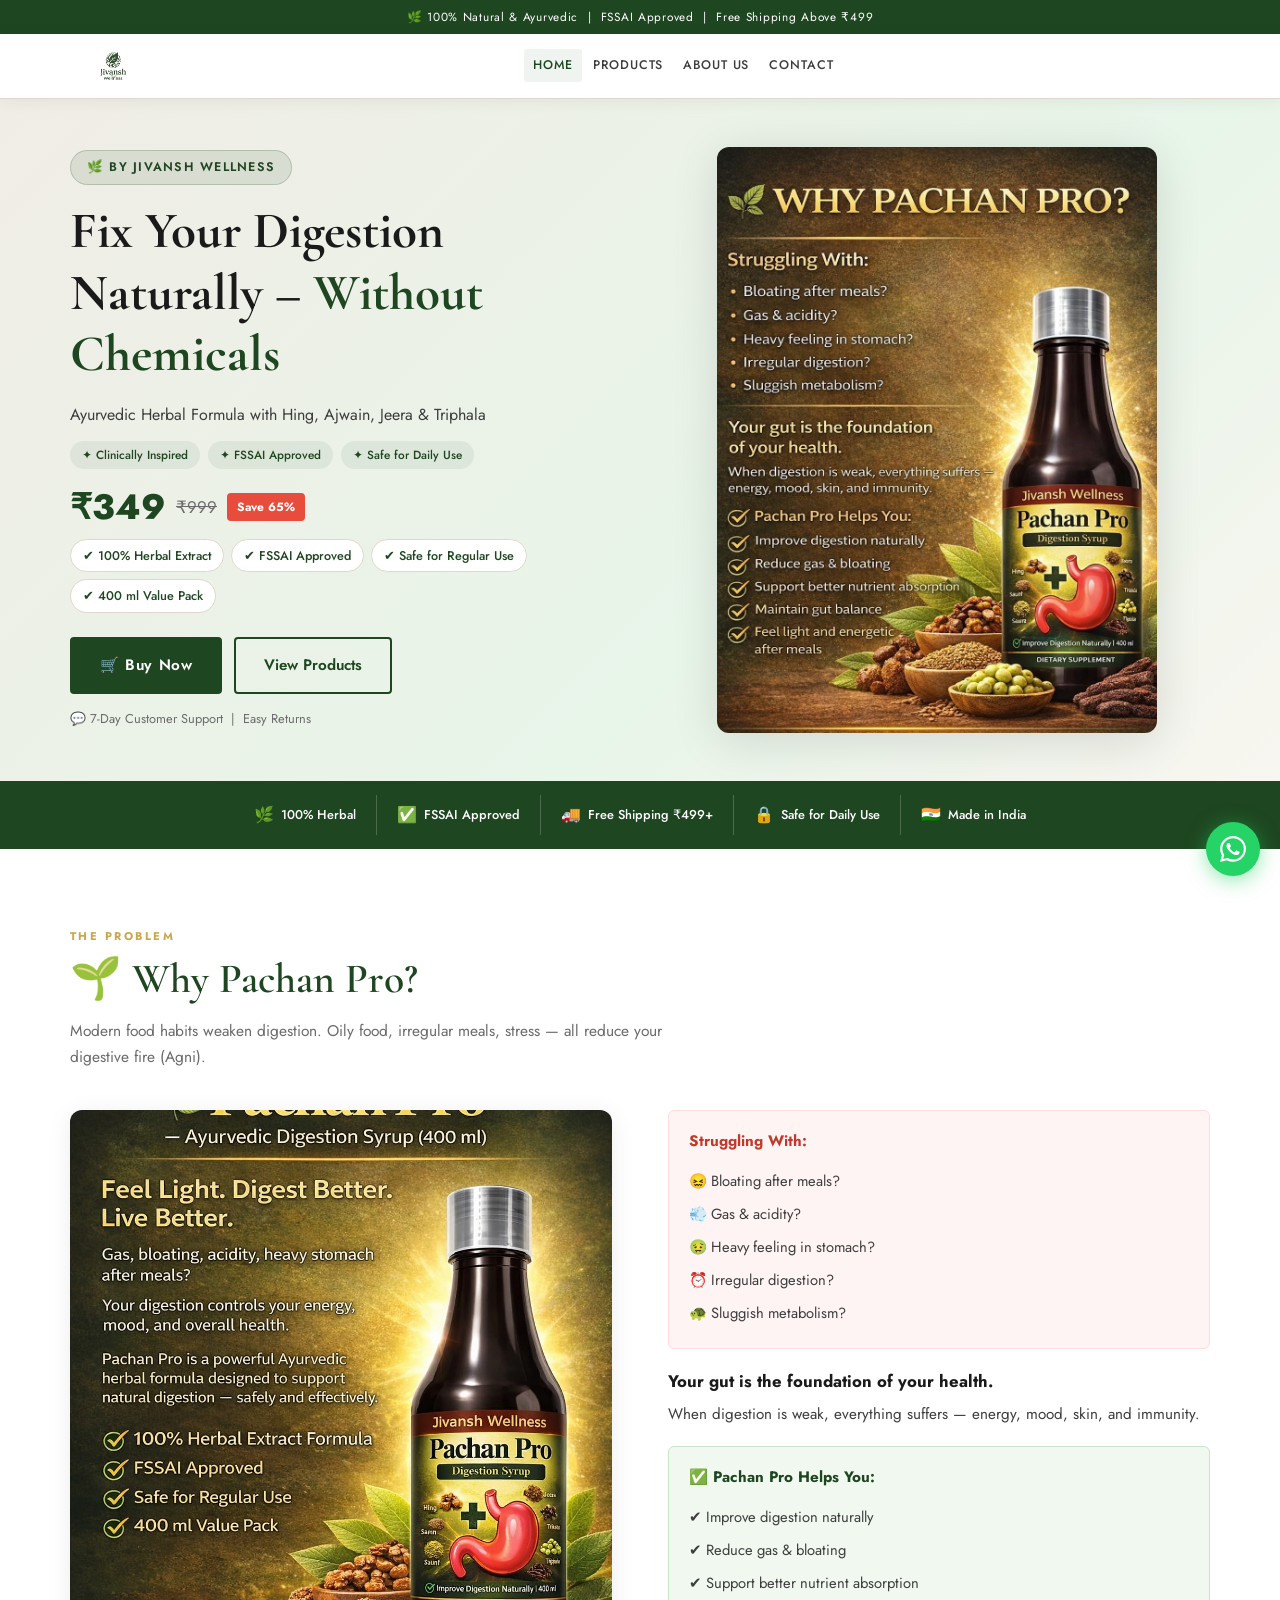
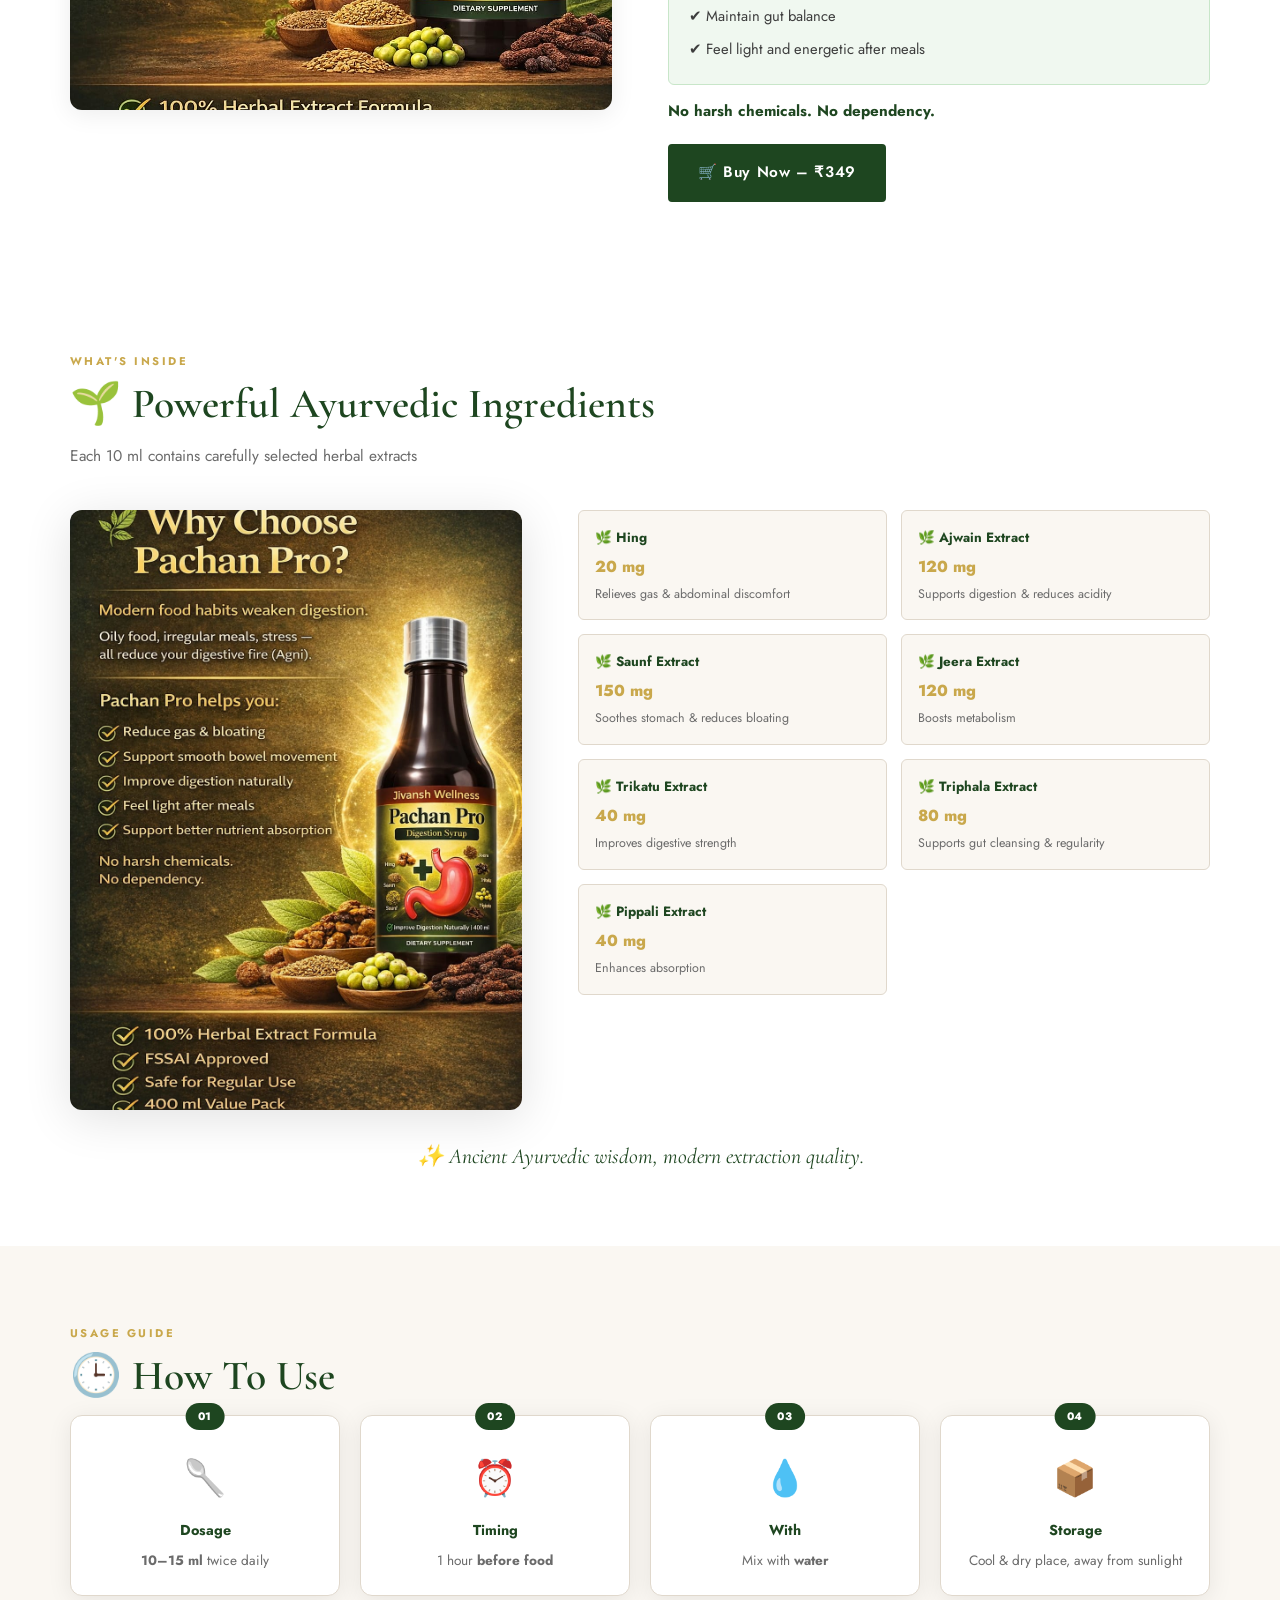
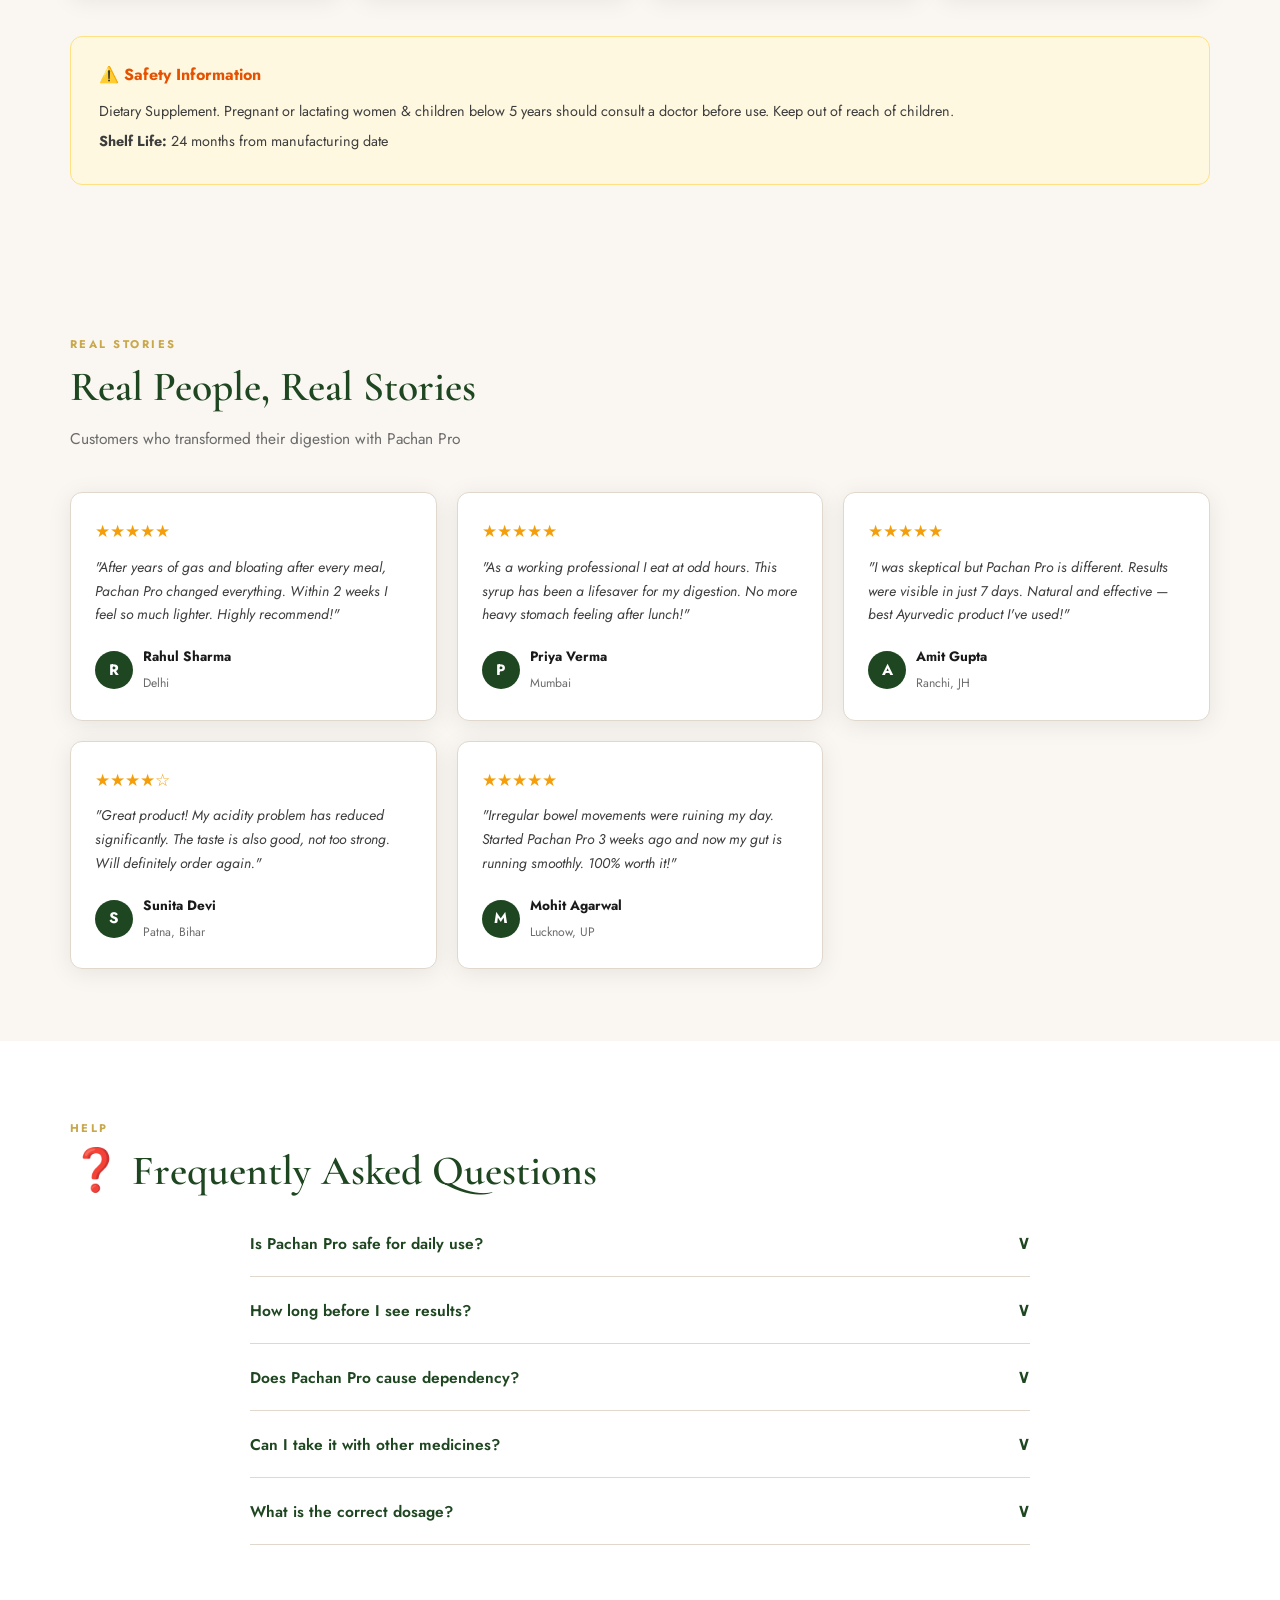
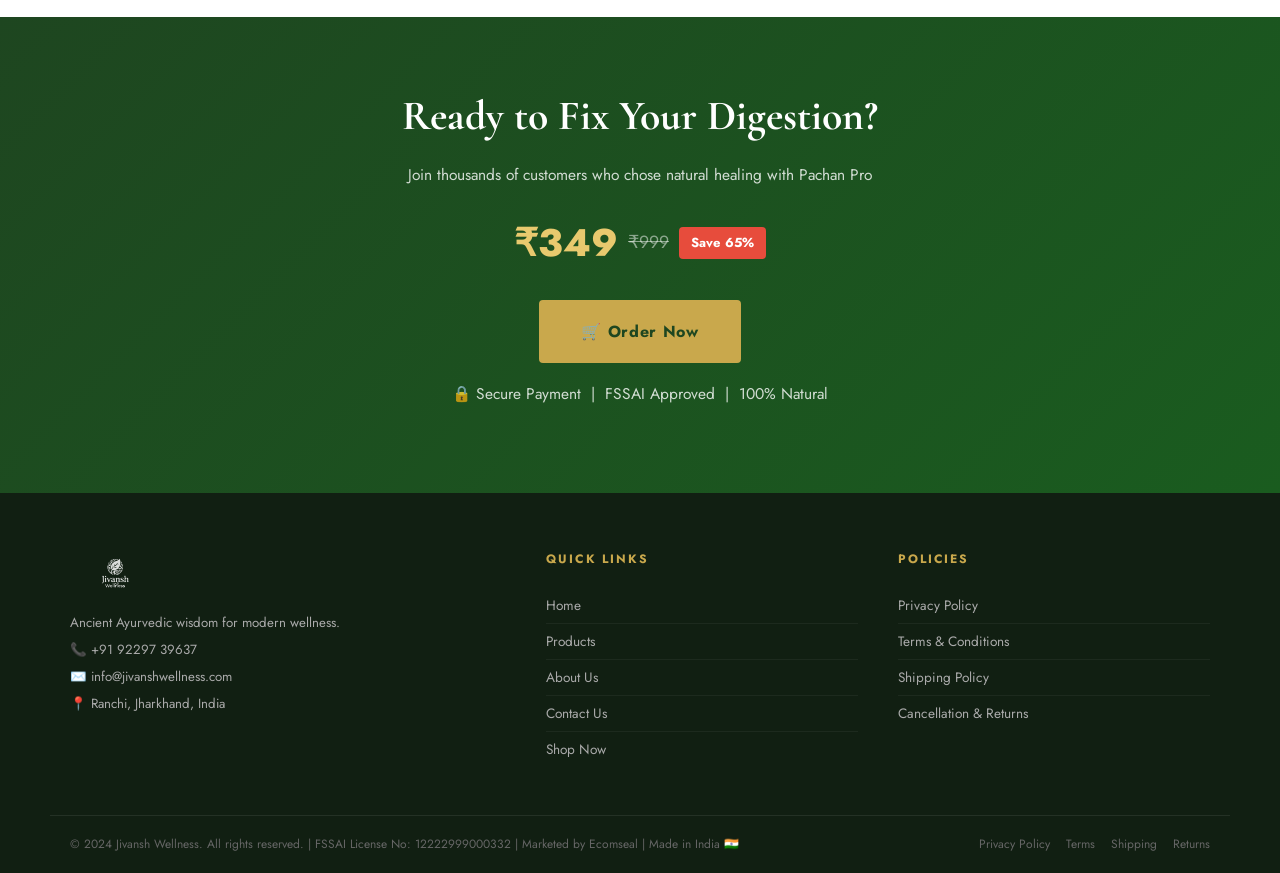
<file: index.html>
<!DOCTYPE html>
<html lang="en">
<head>
  <meta charset="UTF-8"/>
  <meta name="viewport" content="width=device-width, initial-scale=1.0"/>
  <title>Jivansh Wellness – Pachan Pro Ayurvedic Digestion Syrup</title>
  <meta name="description" content="Pachan Pro – 100% Herbal Ayurvedic Digestion Syrup by Jivansh Wellness. Fix gas, bloating & acidity naturally. FSSAI Approved.">
  <link href="https://fonts.googleapis.com/css2?family=Cormorant+Garamond:wght@400;500;600;700&family=Jost:wght@300;400;500;600&display=swap" rel="stylesheet">
  <link rel="stylesheet" href="assets/css/shared.css">
  <link rel="stylesheet" href="assets/css/home.css">
</head>
<body>

<div class="announcement-bar">🌿 100% Natural & Ayurvedic &nbsp;|&nbsp; FSSAI Approved &nbsp;|&nbsp; Free Shipping Above ₹499</div>

<header id="main-header">
  <div class="header-inner">
    <a href="index.html" class="logo"><img src="assets/images/logo.png" alt="Jivansh Wellness" class="logo-img"></a>
    <nav class="desktop-nav">
      <a href="index.html" class="active">Home</a>
      <a href="products.html">Products</a>
      <a href="about.html">About Us</a>
      <a href="contact.html">Contact</a>
    </nav>
    <div class="header-actions">
      
      <button class="hamburger" id="hamburger" aria-label="Menu"><span></span><span></span><span></span></button>
    </div>
  </div>
  <div class="mobile-nav" id="mobile-nav">
    <a href="index.html" onclick="closeMobileNav()">Home</a>
    <a href="products.html" onclick="closeMobileNav()">Products</a>
    <a href="about.html" onclick="closeMobileNav()">About Us</a>
    <a href="contact.html" onclick="closeMobileNav()">Contact</a>
    <a href="products.html" class="mobile-cta" onclick="closeMobileNav()">Shop Now</a>
  </div>
</header>

<!-- HERO -->
<section class="hero" id="hero">
  <div class="hero-inner">
    <div class="hero-content">
      <div class="hero-badge">🌿 By Jivansh Wellness</div>
      <h1 class="hero-title">Fix Your Digestion<br>Naturally – <span>Without Chemicals</span></h1>
      <p class="hero-sub">Ayurvedic Herbal Formula with Hing, Ajwain, Jeera & Triphala</p>
      <div class="hero-trust-badges">
        <span>✦ Clinically Inspired</span>
        <span>✦ FSSAI Approved</span>
        <span>✦ Safe for Daily Use</span>
      </div>
      <div class="hero-price-box">
        <div class="price-info">
          <span class="price-now">₹349</span>
          <span class="price-mrp"><s>₹999</s></span>
          <span class="price-save">Save 65%</span>
        </div>
      </div>
      <div class="hero-bullets">
        <span>✔ 100% Herbal Extract</span>
        <span>✔ FSSAI Approved</span>
        <span>✔ Safe for Regular Use</span>
        <span>✔ 400 ml Value Pack</span>
      </div>
      <div class="hero-cta">
        <a href="order.html" class="btn-primary">🛒 Buy Now</a>
        <a href="products.html" class="btn-outline">View Products</a>
      </div>
      <p class="hero-support">💬 7-Day Customer Support &nbsp;|&nbsp; Easy Returns</p>
    </div>
    <div class="hero-image">
      <img src="assets/images/hero-product.jpeg" alt="Pachan Pro Ayurvedic Digestion Syrup"/>
    </div>
  </div>
  <div class="trust-strip">
    <div class="trust-item"><span class="t-icon">🌿</span><span>100% Herbal</span></div>
    <div class="trust-item"><span class="t-icon">✅</span><span>FSSAI Approved</span></div>
    <div class="trust-item"><span class="t-icon">🚚</span><span>Free Shipping ₹499+</span></div>
    <div class="trust-item"><span class="t-icon">🔒</span><span>Safe for Daily Use</span></div>
    <div class="trust-item"><span class="t-icon">🇮🇳</span><span>Made in India</span></div>
  </div>
</section>

<!-- WHY PACHAN PRO -->
<section class="why-section" id="about">
  <div class="container">
    <div class="section-tag">The Problem</div>
    <h2 class="section-title">🌱 Why Pachan Pro?</h2>
    <p class="section-subtitle">Modern food habits weaken digestion. Oily food, irregular meals, stress — all reduce your digestive fire (Agni).</p>
    <div class="why-grid">
      <div class="why-image-col"><img src="assets/images/why-pachan.jpeg" alt="Why Pachan Pro" class="why-img"/></div>
      <div class="why-content-col">
        <div class="struggling-box">
          <h3>Struggling With:</h3>
          <ul class="struggle-list">
            <li>😖 Bloating after meals?</li>
            <li>💨 Gas &amp; acidity?</li>
            <li>🤢 Heavy feeling in stomach?</li>
            <li>⏰ Irregular digestion?</li>
            <li>🐢 Sluggish metabolism?</li>
          </ul>
        </div>
        <div class="gut-statement">
          <p><strong>Your gut is the foundation of your health.</strong></p>
          <p>When digestion is weak, everything suffers — energy, mood, skin, and immunity.</p>
        </div>
        <div class="helps-box">
          <h3>✅ Pachan Pro Helps You:</h3>
          <ul class="helps-list">
            <li>✔ Improve digestion naturally</li>
            <li>✔ Reduce gas &amp; bloating</li>
            <li>✔ Support better nutrient absorption</li>
            <li>✔ Maintain gut balance</li>
            <li>✔ Feel light and energetic after meals</li>
          </ul>
        </div>
        <p class="no-chemicals"><strong>No harsh chemicals. No dependency.</strong></p>
        <a href="order.html" class="btn-primary mt20">🛒 Buy Now – ₹349</a>
      </div>
    </div>
  </div>
</section>



<!-- INGREDIENTS -->
<section class="ingredients-section" id="ingredients">
  <div class="container">
    <div class="section-tag">What's Inside</div>
    <h2 class="section-title">🌱 Powerful Ayurvedic Ingredients</h2>
    <p class="section-subtitle">Each 10 ml contains carefully selected herbal extracts</p>
    <div class="ingredients-layout">
      <div class="ingredients-img-col"><img src="assets/images/ingredients.jpeg" alt="Ingredients" class="ing-img"/></div>
      <div class="ingredients-grid-col">
        <div class="ing-card"><div class="ing-name">🌿 Hing</div><div class="ing-dose">20 mg</div><div class="ing-benefit">Relieves gas &amp; abdominal discomfort</div></div>
        <div class="ing-card"><div class="ing-name">🌿 Ajwain Extract</div><div class="ing-dose">120 mg</div><div class="ing-benefit">Supports digestion &amp; reduces acidity</div></div>
        <div class="ing-card"><div class="ing-name">🌿 Saunf Extract</div><div class="ing-dose">150 mg</div><div class="ing-benefit">Soothes stomach &amp; reduces bloating</div></div>
        <div class="ing-card"><div class="ing-name">🌿 Jeera Extract</div><div class="ing-dose">120 mg</div><div class="ing-benefit">Boosts metabolism</div></div>
        <div class="ing-card"><div class="ing-name">🌿 Trikatu Extract</div><div class="ing-dose">40 mg</div><div class="ing-benefit">Improves digestive strength</div></div>
        <div class="ing-card"><div class="ing-name">🌿 Triphala Extract</div><div class="ing-dose">80 mg</div><div class="ing-benefit">Supports gut cleansing &amp; regularity</div></div>
        <div class="ing-card"><div class="ing-name">🌿 Pippali Extract</div><div class="ing-dose">40 mg</div><div class="ing-benefit">Enhances absorption</div></div>
      </div>
    </div>
    <p class="ing-tagline">✨ Ancient Ayurvedic wisdom, modern extraction quality.</p>
  </div>
</section>

<!-- HOW TO USE -->
<section class="how-use-section" id="how-to-use">
  <div class="container">
    <div class="section-tag">Usage Guide</div>
    <h2 class="section-title">🕒 How To Use</h2>
    <div class="use-grid">
      <div class="use-card"><div class="use-step">01</div><div class="use-icon">🥄</div><h3>Dosage</h3><p><strong>10–15 ml</strong> twice daily</p></div>
      <div class="use-card"><div class="use-step">02</div><div class="use-icon">⏰</div><h3>Timing</h3><p>1 hour <strong>before food</strong></p></div>
      <div class="use-card"><div class="use-step">03</div><div class="use-icon">💧</div><h3>With</h3><p>Mix with <strong>water</strong></p></div>
      <div class="use-card"><div class="use-step">04</div><div class="use-icon">📦</div><h3>Storage</h3><p>Cool &amp; dry place, away from sunlight</p></div>
    </div>
    <div class="safety-box">
      <h3>⚠️ Safety Information</h3>
      <p>Dietary Supplement. Pregnant or lactating women &amp; children below 5 years should consult a doctor before use. Keep out of reach of children.</p>
      <p><strong>Shelf Life:</strong> 24 months from manufacturing date</p>
    </div>
  </div>
</section>

<!-- TESTIMONIALS -->
<section class="testimonials-section" id="reviews">
  <div class="container">
    <div class="section-tag">Real Stories</div>
    <h2 class="section-title">Real People, Real Stories</h2>
    <p class="section-subtitle">Customers who transformed their digestion with Pachan Pro</p>
    <div class="testimonials-grid">
      <div class="testi-card"><div class="testi-stars">★★★★★</div><p class="testi-text">"After years of gas and bloating after every meal, Pachan Pro changed everything. Within 2 weeks I feel so much lighter. Highly recommend!"</p><div class="testi-author"><div class="testi-avatar">R</div><div><strong>Rahul Sharma</strong><span>Delhi</span></div></div></div>
      <div class="testi-card"><div class="testi-stars">★★★★★</div><p class="testi-text">"As a working professional I eat at odd hours. This syrup has been a lifesaver for my digestion. No more heavy stomach feeling after lunch!"</p><div class="testi-author"><div class="testi-avatar">P</div><div><strong>Priya Verma</strong><span>Mumbai</span></div></div></div>
      <div class="testi-card"><div class="testi-stars">★★★★★</div><p class="testi-text">"I was skeptical but Pachan Pro is different. Results were visible in just 7 days. Natural and effective — best Ayurvedic product I've used!"</p><div class="testi-author"><div class="testi-avatar">A</div><div><strong>Amit Gupta</strong><span>Ranchi, JH</span></div></div></div>
      <div class="testi-card"><div class="testi-stars">★★★★☆</div><p class="testi-text">"Great product! My acidity problem has reduced significantly. The taste is also good, not too strong. Will definitely order again."</p><div class="testi-author"><div class="testi-avatar">S</div><div><strong>Sunita Devi</strong><span>Patna, Bihar</span></div></div></div>
      <div class="testi-card"><div class="testi-stars">★★★★★</div><p class="testi-text">"Irregular bowel movements were ruining my day. Started Pachan Pro 3 weeks ago and now my gut is running smoothly. 100% worth it!"</p><div class="testi-author"><div class="testi-avatar">M</div><div><strong>Mohit Agarwal</strong><span>Lucknow, UP</span></div></div></div>
    </div>
  </div>
</section>

<!-- FAQ -->
<section class="faq-section" id="faq">
  <div class="container">
    <div class="section-tag">Help</div>
    <h2 class="section-title">❓ Frequently Asked Questions</h2>
    <div class="faq-list">
      <div class="faq-item"><button class="faq-q" onclick="toggleFaq(this)">Is Pachan Pro safe for daily use? <span class="faq-icon">∨</span></button><div class="faq-a">Yes, it is made with herbal extracts and safe for regular daily consumption.</div></div>
      <div class="faq-item"><button class="faq-q" onclick="toggleFaq(this)">How long before I see results? <span class="faq-icon">∨</span></button><div class="faq-a">Most users feel lighter digestion within 7–10 days of regular use.</div></div>
      <div class="faq-item"><button class="faq-q" onclick="toggleFaq(this)">Does Pachan Pro cause dependency? <span class="faq-icon">∨</span></button><div class="faq-a">No. It supports natural digestive function without causing any dependency.</div></div>
      <div class="faq-item"><button class="faq-q" onclick="toggleFaq(this)">Can I take it with other medicines? <span class="faq-icon">∨</span></button><div class="faq-a">If you are under medication, consult your doctor before use.</div></div>
      <div class="faq-item"><button class="faq-q" onclick="toggleFaq(this)">What is the correct dosage? <span class="faq-icon">∨</span></button><div class="faq-a">Adults: 10–15 ml twice daily, 1 hour before food with water.</div></div>
    </div>
  </div>
</section>

<!-- CTA BANNER -->
<section class="cta-banner">
  <div class="container">
    <h2>Ready to Fix Your Digestion?</h2>
    <p>Join thousands of customers who chose natural healing with Pachan Pro</p>
    <div class="cta-price-row"><span class="cta-price">₹349</span><span class="cta-mrp"><s>₹999</s></span><span class="cta-save">Save 65%</span></div>
    <div class="cta-buttons"><a href="order.html" class="btn-primary btn-lg">🛒 Order Now</a></div>
    <p class="cta-reassure">🔒 Secure Payment &nbsp;|&nbsp; FSSAI Approved &nbsp;|&nbsp; 100% Natural</p>
  </div>
</section>

<footer>
  <div class="footer-inner">
    <div class="footer-brand">
      <img src="assets/images/logo.png" alt="Jivansh Wellness" class="footer-logo"/>
      <p>Ancient Ayurvedic wisdom for modern wellness.</p>
      <p>📞 +91 92297 39637</p>
      <p>✉️ info@jivanshwellness.com</p>
      <p>📍 Ranchi, Jharkhand, India</p>
    </div>
    <div class="footer-col">
      <h4>Quick Links</h4>
      <a href="index.html">Home</a>
      <a href="products.html">Products</a>
      <a href="about.html">About Us</a>
      <a href="contact.html">Contact Us</a>
      <a href="order.html">Shop Now</a>
    </div>
    <div class="footer-col">
      <h4>Policies</h4>
      <a href="privacy-policy.html">Privacy Policy</a>
      <a href="terms.html">Terms &amp; Conditions</a>
      <a href="shipping-policy.html">Shipping Policy</a>
      <a href="cancellation-policy.html">Cancellation &amp; Returns</a>
    </div>
  </div>
  <div class="footer-bottom">
    <p>© 2024 Jivansh Wellness. All rights reserved. | FSSAI License No: 12222999000332 | Marketed by Ecomseal | Made in India 🇮🇳</p>
    <div class="footer-legal">
      <a href="privacy-policy.html">Privacy Policy</a>
      <a href="terms.html">Terms</a>
      <a href="shipping-policy.html">Shipping</a>
      <a href="cancellation-policy.html">Returns</a>
    </div>
  </div>
</footer>



<a href="https://wa.me/919229739637?text=Hi%20I%20want%20to%20order%20Pachan%20Pro" target="_blank" class="whatsapp-float" aria-label="Chat on WhatsApp">
  <svg width="26" height="26" viewBox="0 0 24 24" fill="white"><path d="M17.472 14.382c-.297-.149-1.758-.867-2.03-.967-.273-.099-.471-.148-.67.15-.197.297-.767.966-.94 1.164-.173.199-.347.223-.644.075-.297-.15-1.255-.463-2.39-1.475-.883-.788-1.48-1.761-1.653-2.059-.173-.297-.018-.458.13-.606.134-.133.298-.347.446-.52.149-.174.198-.298.298-.497.099-.198.05-.371-.025-.52-.075-.149-.669-1.612-.916-2.207-.242-.579-.487-.5-.669-.51-.173-.008-.371-.01-.57-.01-.198 0-.52.074-.792.372-.272.297-1.04 1.016-1.04 2.479 0 1.462 1.065 2.875 1.213 3.074.149.198 2.096 3.2 5.077 4.487.709.306 1.262.489 1.694.625.712.227 1.36.195 1.871.118.571-.085 1.758-.719 2.006-1.413.248-.694.248-1.289.173-1.413-.074-.124-.272-.198-.57-.347m-5.421 7.403h-.004a9.87 9.87 0 01-5.031-1.378l-.361-.214-3.741.982.998-3.648-.235-.374a9.86 9.86 0 01-1.51-5.26c.001-5.45 4.436-9.884 9.888-9.884 2.64 0 5.122 1.03 6.988 2.898a9.825 9.825 0 012.893 6.994c-.003 5.45-4.437 9.884-9.885 9.884m8.413-18.297A11.815 11.815 0 0012.05 0C5.495 0 .16 5.335.157 11.892c0 2.096.547 4.142 1.588 5.945L.057 24l6.305-1.654a11.882 11.882 0 005.683 1.448h.005c6.554 0 11.89-5.335 11.893-11.893a11.821 11.821 0 00-3.48-8.413Z"/></svg>
</a>

<script src="assets/js/main.js"></script>
</body>
</html>
</file>
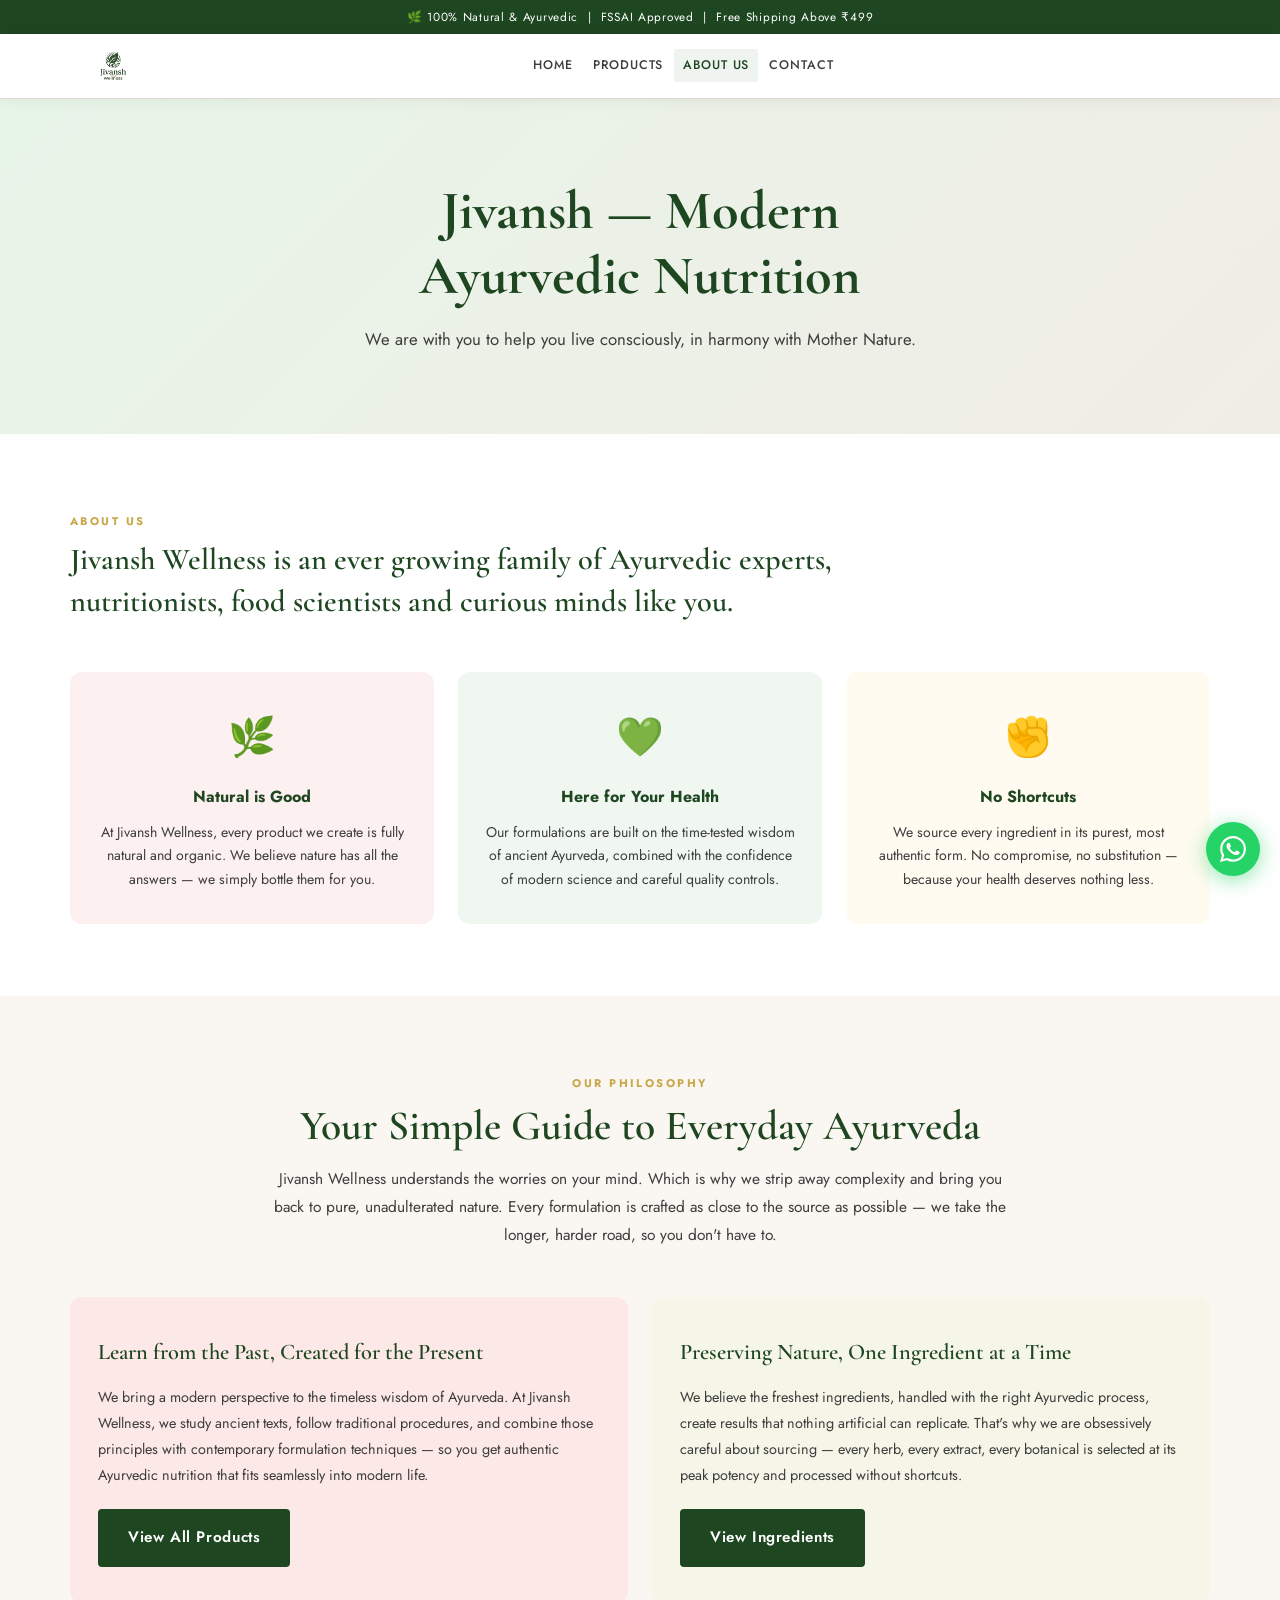
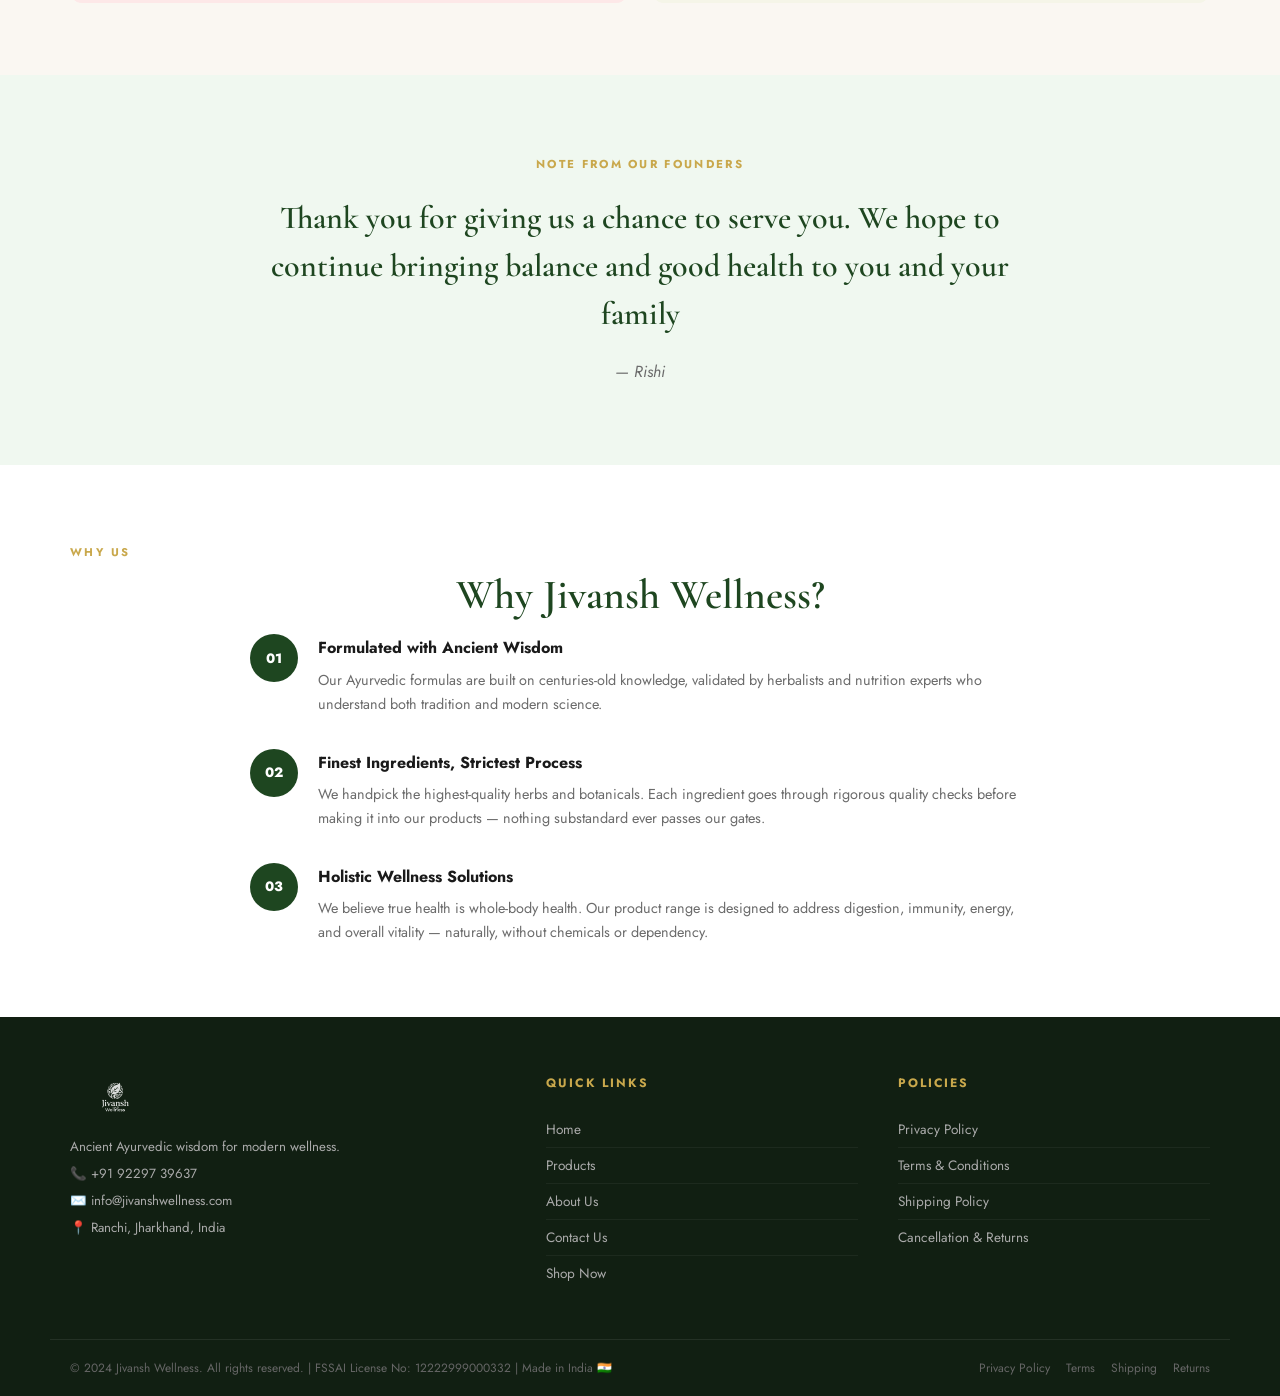
<file: about.html>
<!DOCTYPE html>
<html lang="en">
<head>
  <meta charset="UTF-8"/>
  <meta name="viewport" content="width=device-width, initial-scale=1.0"/>
  <title>About Us – Jivansh Wellness</title>
  <link href="https://fonts.googleapis.com/css2?family=Cormorant+Garamond:wght@400;500;600;700&family=Jost:wght@300;400;500;600&display=swap" rel="stylesheet">
  <link rel="stylesheet" href="assets/css/shared.css">
  <link rel="stylesheet" href="assets/css/about.css">
</head>
<body>

<div class="announcement-bar">🌿 100% Natural & Ayurvedic &nbsp;|&nbsp; FSSAI Approved &nbsp;|&nbsp; Free Shipping Above ₹499</div>

<header id="main-header">
  <div class="header-inner">
    <a href="index.html" class="logo"><img src="assets/images/logo.png" alt="Jivansh Wellness" class="logo-img"></a>
    <nav class="desktop-nav">
      <a href="index.html">Home</a>
      <a href="products.html">Products</a>
      <a href="about.html" class="active">About Us</a>
      <a href="contact.html">Contact</a>
    </nav>
    <div class="header-actions">
      
      <button class="hamburger" id="hamburger" aria-label="Menu"><span></span><span></span><span></span></button>
    </div>
  </div>
  <div class="mobile-nav" id="mobile-nav">
    <a href="index.html" onclick="closeMobileNav()">Home</a>
    <a href="products.html" onclick="closeMobileNav()">Products</a>
    <a href="about.html" onclick="closeMobileNav()">About Us</a>
    <a href="contact.html" onclick="closeMobileNav()">Contact</a>
    <a href="products.html" class="mobile-cta" onclick="closeMobileNav()">Shop Now</a>
  </div>
</header>

<!-- HERO BANNER -->
<section class="about-hero">
  <div class="about-hero-inner">
    <h1>Jivansh — Modern<br>Ayurvedic Nutrition</h1>
    <p>We are with you to help you live consciously, in harmony with Mother Nature.</p>
  </div>
</section>

<!-- ABOUT INTRO -->
<section class="about-intro-section">
  <div class="container">
    <div class="section-tag">About Us</div>
    <h2 class="section-title about-big-statement">Jivansh Wellness is an ever growing family of Ayurvedic experts, nutritionists, food scientists and curious minds like you.</h2>
    <div class="about-values-grid">
      <div class="about-value-card" style="background:#fdf0f0;">
        <div class="avc-icon">🌿</div>
        <h3>Natural is Good</h3>
        <p>At Jivansh Wellness, every product we create is fully natural and organic. We believe nature has all the answers — we simply bottle them for you.</p>
      </div>
      <div class="about-value-card" style="background:#f0f7f0;">
        <div class="avc-icon">💚</div>
        <h3>Here for Your Health</h3>
        <p>Our formulations are built on the time-tested wisdom of ancient Ayurveda, combined with the confidence of modern science and careful quality controls.</p>
      </div>
      <div class="about-value-card" style="background:#fffbf0;">
        <div class="avc-icon">✊</div>
        <h3>No Shortcuts</h3>
        <p>We source every ingredient in its purest, most authentic form. No compromise, no substitution — because your health deserves nothing less.</p>
      </div>
    </div>
  </div>
</section>

<!-- PHILOSOPHY -->
<section class="philosophy-section">
  <div class="container">
    <div class="phil-top">
      <div class="section-tag">Our Philosophy</div>
      <h2 class="section-title">Your Simple Guide to Everyday Ayurveda</h2>
      <p class="phil-intro">Jivansh Wellness understands the worries on your mind. Which is why we strip away complexity and bring you back to pure, unadulterated nature. Every formulation is crafted as close to the source as possible — we take the longer, harder road, so you don't have to.</p>
    </div>
    <div class="phil-cards">
      <div class="phil-card" style="background:#fde8e8;">
        <h3>Learn from the Past, Created for the Present</h3>
        <p>We bring a modern perspective to the timeless wisdom of Ayurveda. At Jivansh Wellness, we study ancient texts, follow traditional procedures, and combine those principles with contemporary formulation techniques — so you get authentic Ayurvedic nutrition that fits seamlessly into modern life.</p>
        <a href="products.html" class="btn-primary" style="margin-top:20px;display:inline-block;">View All Products</a>
      </div>
      <div class="phil-card" style="background:#f5f5e8;">
        <h3>Preserving Nature, One Ingredient at a Time</h3>
        <p>We believe the freshest ingredients, handled with the right Ayurvedic process, create results that nothing artificial can replicate. That's why we are obsessively careful about sourcing — every herb, every extract, every botanical is selected at its peak potency and processed without shortcuts.</p>
        <a href="index.html#ingredients" class="btn-primary" style="margin-top:20px;display:inline-block;">View Ingredients</a>
      </div>
    </div>
  </div>
</section>

<!-- FOUNDER NOTE -->
<section class="founder-section">
  <div class="container">
    <p class="founder-tag">NOTE FROM OUR FOUNDERS</p>
    <blockquote class="founder-quote">
      Thank you for giving us a chance to serve you. We hope to continue bringing balance and good health to you and your family
    </blockquote>
    <p class="founder-sig">— Rishi</p>
  </div>
</section>

<!-- WHY JIVANSH -->
<section class="why-jw-section">
  <div class="container">
    <div class="section-tag">Why Us</div>
    <h2 class="section-title" style="text-align:center;">Why Jivansh Wellness?</h2>
    <div class="why-jw-grid">
      <div class="why-jw-item">
        <div class="wj-num">01</div>
        <div>
          <strong>Formulated with Ancient Wisdom</strong>
          <p>Our Ayurvedic formulas are built on centuries-old knowledge, validated by herbalists and nutrition experts who understand both tradition and modern science.</p>
        </div>
      </div>
      <div class="why-jw-item">
        <div class="wj-num">02</div>
        <div>
          <strong>Finest Ingredients, Strictest Process</strong>
          <p>We handpick the highest-quality herbs and botanicals. Each ingredient goes through rigorous quality checks before making it into our products — nothing substandard ever passes our gates.</p>
        </div>
      </div>
      <div class="why-jw-item">
        <div class="wj-num">03</div>
        <div>
          <strong>Holistic Wellness Solutions</strong>
          <p>We believe true health is whole-body health. Our product range is designed to address digestion, immunity, energy, and overall vitality — naturally, without chemicals or dependency.</p>
        </div>
      </div>
    </div>
  </div>
</section>

<footer>
  <div class="footer-inner">
    <div class="footer-brand">
      <img src="assets/images/logo.png" alt="Jivansh Wellness" class="footer-logo"/>
      <p>Ancient Ayurvedic wisdom for modern wellness.</p>
      <p>📞 +91 92297 39637</p>
      <p>✉️ info@jivanshwellness.com</p>
      <p>📍 Ranchi, Jharkhand, India</p>
    </div>
    <div class="footer-col">
      <h4>Quick Links</h4>
      <a href="index.html">Home</a>
      <a href="products.html">Products</a>
      <a href="about.html">About Us</a>
      <a href="contact.html">Contact Us</a>
      <a href="order.html">Shop Now</a>
    </div>
    <div class="footer-col">
      <h4>Policies</h4>
      <a href="privacy-policy.html">Privacy Policy</a>
      <a href="terms.html">Terms &amp; Conditions</a>
      <a href="shipping-policy.html">Shipping Policy</a>
      <a href="cancellation-policy.html">Cancellation &amp; Returns</a>
    </div>
  </div>
  <div class="footer-bottom">
    <p>© 2024 Jivansh Wellness. All rights reserved. | FSSAI License No: 12222999000332 | Made in India 🇮🇳</p>
    <div class="footer-legal">
      <a href="privacy-policy.html">Privacy Policy</a>
      <a href="terms.html">Terms</a>
      <a href="shipping-policy.html">Shipping</a>
      <a href="cancellation-policy.html">Returns</a>
    </div>
  </div>
</footer>

<a href="https://wa.me/919229739637?text=Hi%20I%20want%20to%20know%20more%20about%20Jivansh%20Wellness" target="_blank" class="whatsapp-float" aria-label="WhatsApp">
  <svg width="26" height="26" viewBox="0 0 24 24" fill="white"><path d="M17.472 14.382c-.297-.149-1.758-.867-2.03-.967-.273-.099-.471-.148-.67.15-.197.297-.767.966-.94 1.164-.173.199-.347.223-.644.075-.297-.15-1.255-.463-2.39-1.475-.883-.788-1.48-1.761-1.653-2.059-.173-.297-.018-.458.13-.606.134-.133.298-.347.446-.52.149-.174.198-.298.298-.497.099-.198.05-.371-.025-.52-.075-.149-.669-1.612-.916-2.207-.242-.579-.487-.5-.669-.51-.173-.008-.371-.01-.57-.01-.198 0-.52.074-.792.372-.272.297-1.04 1.016-1.04 2.479 0 1.462 1.065 2.875 1.213 3.074.149.198 2.096 3.2 5.077 4.487.709.306 1.262.489 1.694.625.712.227 1.36.195 1.871.118.571-.085 1.758-.719 2.006-1.413.248-.694.248-1.289.173-1.413-.074-.124-.272-.198-.57-.347m-5.421 7.403h-.004a9.87 9.87 0 01-5.031-1.378l-.361-.214-3.741.982.998-3.648-.235-.374a9.86 9.86 0 01-1.51-5.26c.001-5.45 4.436-9.884 9.888-9.884 2.64 0 5.122 1.03 6.988 2.898a9.825 9.825 0 012.893 6.994c-.003 5.45-4.437 9.884-9.885 9.884m8.413-18.297A11.815 11.815 0 0012.05 0C5.495 0 .16 5.335.157 11.892c0 2.096.547 4.142 1.588 5.945L.057 24l6.305-1.654a11.882 11.882 0 005.683 1.448h.005c6.554 0 11.89-5.335 11.893-11.893a11.821 11.821 0 00-3.48-8.413Z"/></svg>
</a>

<script src="assets/js/main.js"></script>
</body>
</html>
</file>
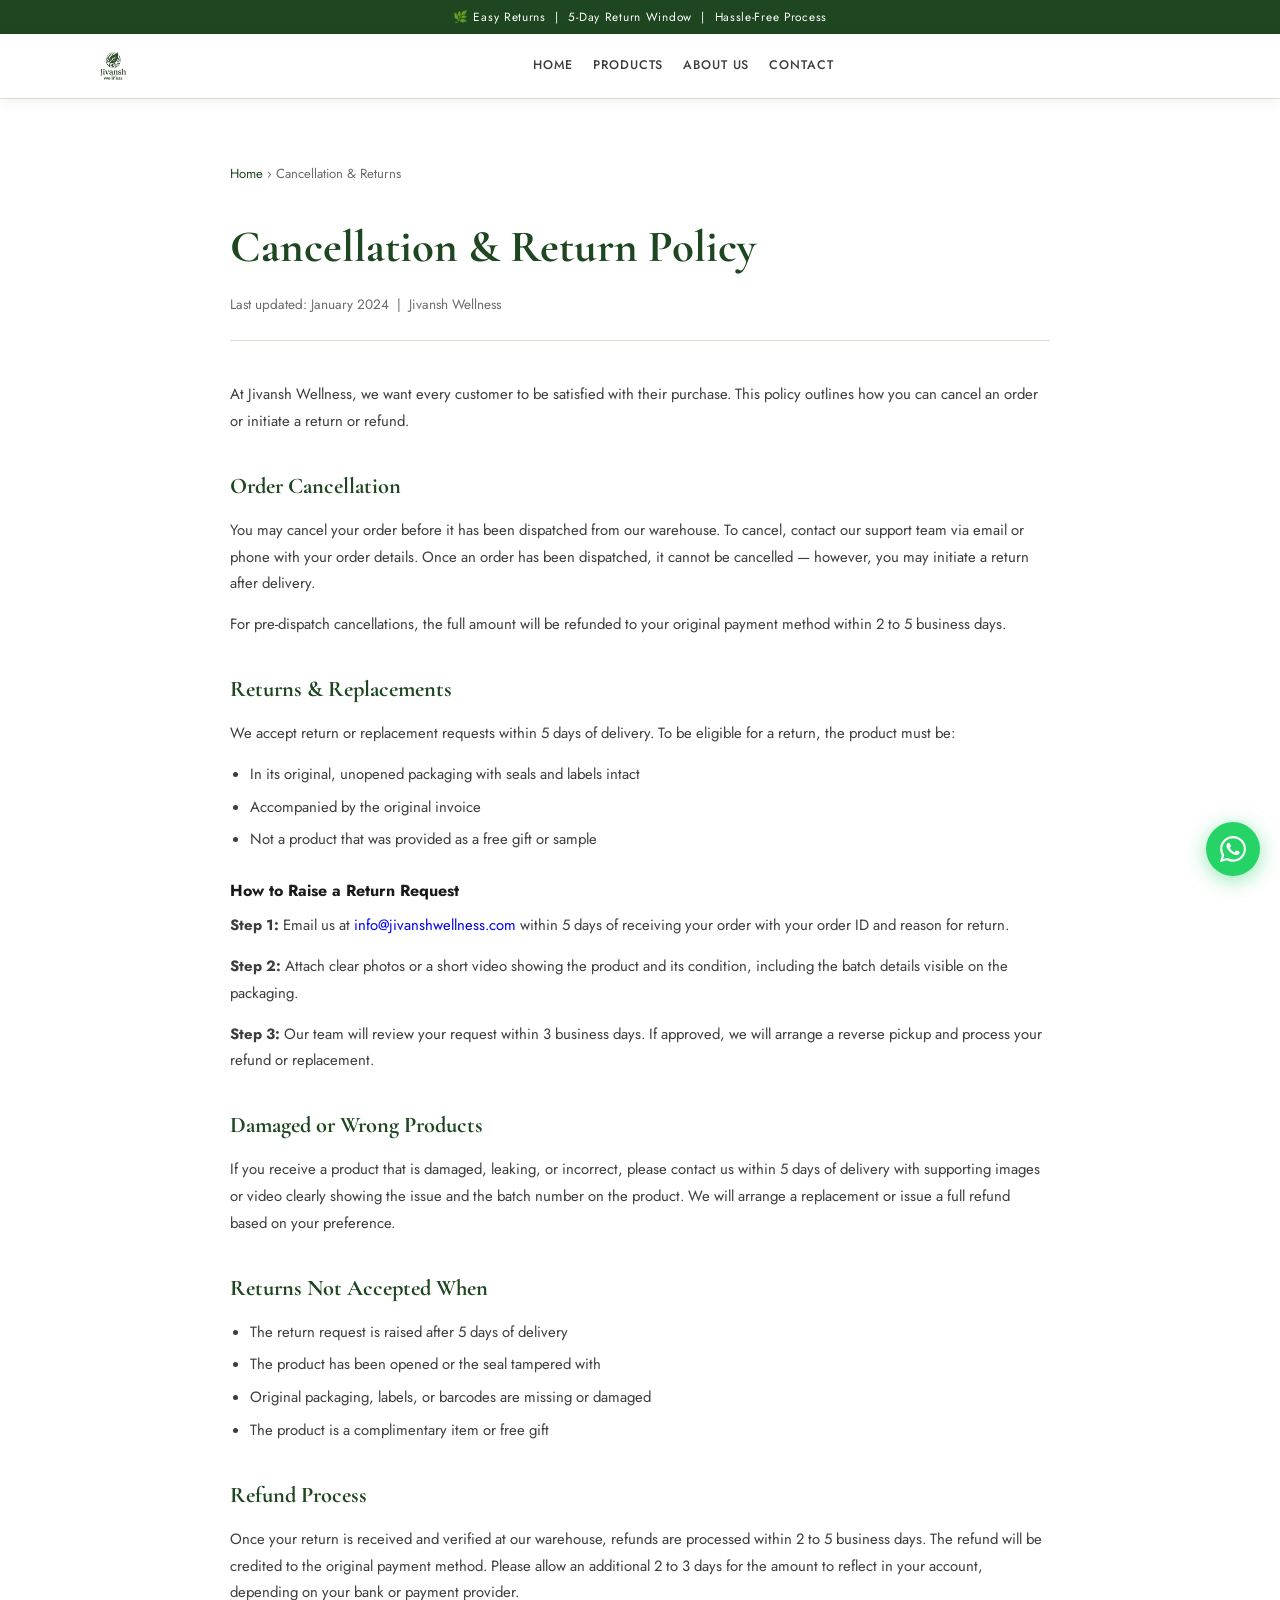
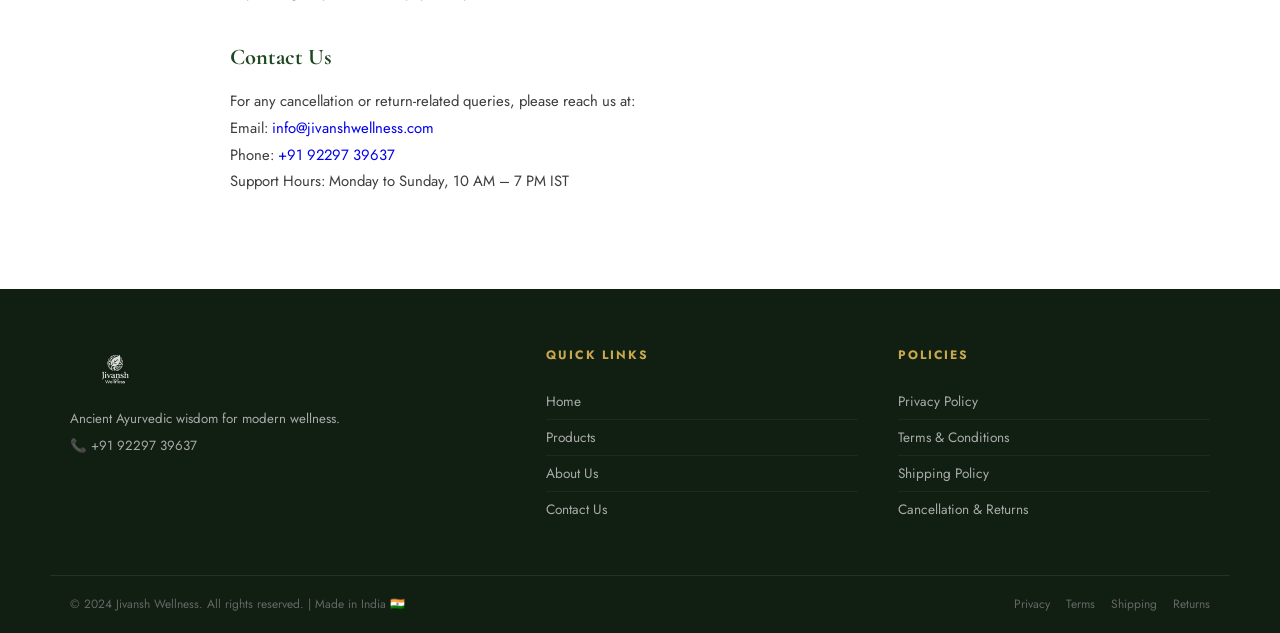
<file: cancellation-policy.html>
<!DOCTYPE html>
<html lang="en">
<head>
  <meta charset="UTF-8"/><meta name="viewport" content="width=device-width, initial-scale=1.0"/>
  <title>Cancellation & Returns – Jivansh Wellness</title>
  <link href="https://fonts.googleapis.com/css2?family=Cormorant+Garamond:wght@400;600;700&family=Jost:wght@400;500;600&display=swap" rel="stylesheet">
  <link rel="stylesheet" href="assets/css/shared.css">
</head>
<body>
<div class="announcement-bar">🌿 Easy Returns &nbsp;|&nbsp; 5-Day Return Window &nbsp;|&nbsp; Hassle-Free Process</div>
<header id="main-header">
  <div class="header-inner">
    <a href="index.html" class="logo"><img src="assets/images/logo.png" alt="Jivansh Wellness" class="logo-img"></a>
    <nav class="desktop-nav"><a href="index.html">Home</a><a href="products.html">Products</a><a href="about.html">About Us</a><a href="contact.html">Contact</a></nav>
    <div class="header-actions"><button class="hamburger" id="hamburger"><span></span><span></span><span></span></button></div>
  </div>
  <div class="mobile-nav" id="mobile-nav"><a href="index.html" onclick="closeMobileNav()">Home</a><a href="products.html" onclick="closeMobileNav()">Products</a><a href="about.html" onclick="closeMobileNav()">About Us</a><a href="contact.html" onclick="closeMobileNav()">Contact</a><a href="products.html" class="mobile-cta" onclick="closeMobileNav()">Shop Now</a></div>
</header>
<section class="policy-page">
  <div class="container" style="max-width:860px;">
    <p class="policy-breadcrumb"><a href="index.html">Home</a> › Cancellation &amp; Returns</p>
    <h1>Cancellation &amp; Return Policy</h1>
    <p class="policy-meta">Last updated: January 2024 &nbsp;|&nbsp; Jivansh Wellness</p>
    <div class="policy-body">
      <p>At Jivansh Wellness, we want every customer to be satisfied with their purchase. This policy outlines how you can cancel an order or initiate a return or refund.</p>

      <h2>Order Cancellation</h2>
      <p>You may cancel your order before it has been dispatched from our warehouse. To cancel, contact our support team via email or phone with your order details. Once an order has been dispatched, it cannot be cancelled — however, you may initiate a return after delivery.</p>
      <p>For pre-dispatch cancellations, the full amount will be refunded to your original payment method within 2 to 5 business days.</p>

      <h2>Returns & Replacements</h2>
      <p>We accept return or replacement requests within 5 days of delivery. To be eligible for a return, the product must be:</p>
      <ul>
        <li>In its original, unopened packaging with seals and labels intact</li>
        <li>Accompanied by the original invoice</li>
        <li>Not a product that was provided as a free gift or sample</li>
      </ul>

      <h3>How to Raise a Return Request</h3>
      <p><strong>Step 1:</strong> Email us at <a href="mailto:info@jivanshwellness.com">info@jivanshwellness.com</a> within 5 days of receiving your order with your order ID and reason for return.</p>
      <p><strong>Step 2:</strong> Attach clear photos or a short video showing the product and its condition, including the batch details visible on the packaging.</p>
      <p><strong>Step 3:</strong> Our team will review your request within 3 business days. If approved, we will arrange a reverse pickup and process your refund or replacement.</p>

      <h2>Damaged or Wrong Products</h2>
      <p>If you receive a product that is damaged, leaking, or incorrect, please contact us within 5 days of delivery with supporting images or video clearly showing the issue and the batch number on the product. We will arrange a replacement or issue a full refund based on your preference.</p>

      <h2>Returns Not Accepted When</h2>
      <ul>
        <li>The return request is raised after 5 days of delivery</li>
        <li>The product has been opened or the seal tampered with</li>
        <li>Original packaging, labels, or barcodes are missing or damaged</li>
        <li>The product is a complimentary item or free gift</li>
      </ul>

      <h2>Refund Process</h2>
      <p>Once your return is received and verified at our warehouse, refunds are processed within 2 to 5 business days. The refund will be credited to the original payment method. Please allow an additional 2 to 3 days for the amount to reflect in your account, depending on your bank or payment provider.</p>

      <h2>Contact Us</h2>
      <p>For any cancellation or return-related queries, please reach us at:<br>
      Email: <a href="mailto:info@jivanshwellness.com">info@jivanshwellness.com</a><br>
      Phone: <a href="tel:+919229739637">+91 92297 39637</a><br>
      Support Hours: Monday to Sunday, 10 AM – 7 PM IST</p>
    </div>
  </div>
</section>
<footer><div class="footer-inner"><div class="footer-brand"><img src="assets/images/logo.png" alt="Jivansh Wellness" class="footer-logo"/><p>Ancient Ayurvedic wisdom for modern wellness.</p><p>📞 +91 92297 39637</p></div><div class="footer-col"><h4>Quick Links</h4><a href="index.html">Home</a><a href="products.html">Products</a><a href="about.html">About Us</a><a href="contact.html">Contact Us</a></div><div class="footer-col"><h4>Policies</h4><a href="privacy-policy.html">Privacy Policy</a><a href="terms.html">Terms &amp; Conditions</a><a href="shipping-policy.html">Shipping Policy</a><a href="cancellation-policy.html">Cancellation &amp; Returns</a></div></div><div class="footer-bottom"><p>© 2024 Jivansh Wellness. All rights reserved. | Made in India 🇮🇳</p><div class="footer-legal"><a href="privacy-policy.html">Privacy</a><a href="terms.html">Terms</a><a href="shipping-policy.html">Shipping</a><a href="cancellation-policy.html">Returns</a></div></div></footer>
<a href="https://wa.me/919229739637" target="_blank" class="whatsapp-float"><svg width="26" height="26" viewBox="0 0 24 24" fill="white"><path d="M17.472 14.382c-.297-.149-1.758-.867-2.03-.967-.273-.099-.471-.148-.67.15-.197.297-.767.966-.94 1.164-.173.199-.347.223-.644.075-.297-.15-1.255-.463-2.39-1.475-.883-.788-1.48-1.761-1.653-2.059-.173-.297-.018-.458.13-.606.134-.133.298-.347.446-.52.149-.174.198-.298.298-.497.099-.198.05-.371-.025-.52-.075-.149-.669-1.612-.916-2.207-.242-.579-.487-.5-.669-.51-.173-.008-.371-.01-.57-.01-.198 0-.52.074-.792.372-.272.297-1.04 1.016-1.04 2.479 0 1.462 1.065 2.875 1.213 3.074.149.198 2.096 3.2 5.077 4.487.709.306 1.262.489 1.694.625.712.227 1.36.195 1.871.118.571-.085 1.758-.719 2.006-1.413.248-.694.248-1.289.173-1.413-.074-.124-.272-.198-.57-.347m-5.421 7.403h-.004a9.87 9.87 0 01-5.031-1.378l-.361-.214-3.741.982.998-3.648-.235-.374a9.86 9.86 0 01-1.51-5.26c.001-5.45 4.436-9.884 9.888-9.884 2.64 0 5.122 1.03 6.988 2.898a9.825 9.825 0 012.893 6.994c-.003 5.45-4.437 9.884-9.885 9.884m8.413-18.297A11.815 11.815 0 0012.05 0C5.495 0 .16 5.335.157 11.892c0 2.096.547 4.142 1.588 5.945L.057 24l6.305-1.654a11.882 11.882 0 005.683 1.448h.005c6.554 0 11.89-5.335 11.893-11.893a11.821 11.821 0 00-3.48-8.413Z"/></svg></a>
<script src="assets/js/main.js"></script>
</body></html>
</file>
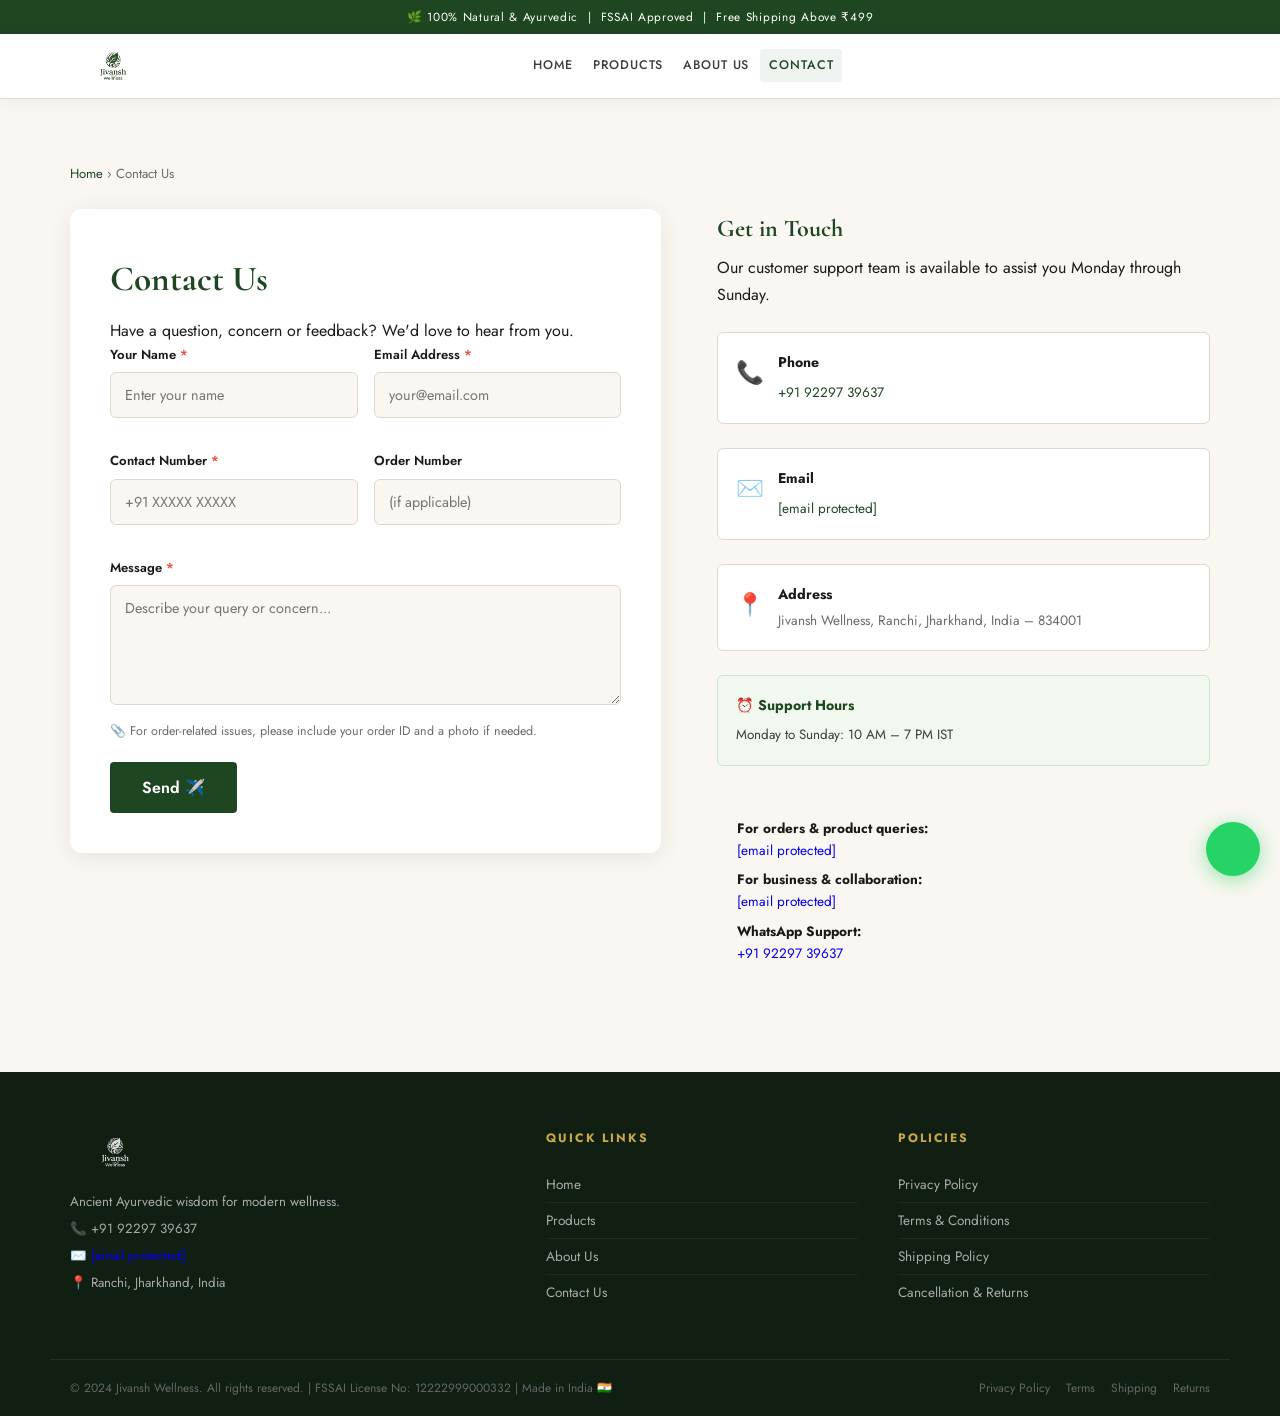
<file: contact.html>
<!DOCTYPE html>
<html lang="en">
<head>
  <meta charset="UTF-8"/>
  <meta name="viewport" content="width=device-width, initial-scale=1.0"/>
  <title>Contact Us – Jivansh Wellness</title>
  <link href="https://fonts.googleapis.com/css2?family=Cormorant+Garamond:wght@400;500;600;700&family=Jost:wght@300;400;500;600&display=swap" rel="stylesheet">
  <link rel="stylesheet" href="assets/css/shared.css">
  <style>
    .contact-page { padding:64px 0 80px; background:var(--cream); }
    .contact-breadcrumb { font-size:0.82rem; color:var(--text-muted); margin-bottom:24px; }
    .contact-breadcrumb a { color:var(--green-dark); }
    .contact-grid { display:grid; grid-template-columns:1.2fr 1fr; gap:56px; align-items:start; }
    .contact-form-box { background:var(--white); border-radius:var(--radius); padding:40px; box-shadow:var(--shadow); }
    .contact-form-box h1 { font-family:'Cormorant Garamond',serif; font-size:2.2rem; color:var(--green-dark); margin-bottom:8px; }
    .contact-form-box > p { font-size:0.9rem; color:var(--text-muted); margin-bottom:28px; }
    .form-row { display:grid; grid-template-columns:1fr 1fr; gap:16px; margin-bottom:16px; }
    .form-group { display:flex; flex-direction:column; gap:6px; margin-bottom:16px; }
    .form-group label { font-size:0.82rem; font-weight:600; color:var(--text-dark); }
    .form-group label span { color:#e74c3c; }
    .form-group input, .form-group textarea, .form-group select { padding:12px 14px; border:1.5px solid var(--border); border-radius:var(--radius-sm); font-family:'Jost',sans-serif; font-size:0.9rem; color:var(--text-dark); background:var(--cream); outline:none; transition:border-color 0.2s; width:100%; }
    .form-group input:focus, .form-group textarea:focus { border-color:var(--green-dark); background:#fff; }
    .form-group textarea { resize:vertical; min-height:120px; }
    .form-note { font-size:0.78rem; color:var(--text-muted); margin-bottom:20px; }
    .send-btn { background:var(--green-dark); color:#fff; border:none; padding:14px 32px; font-family:'Jost',sans-serif; font-size:1rem; font-weight:600; border-radius:4px; cursor:pointer; display:flex; align-items:center; gap:8px; transition:background 0.2s; }
    .send-btn:hover { background:var(--green-mid); }
    .contact-info-box { display:flex; flex-direction:column; gap:24px; }
    .contact-info-box h2 { font-family:'Cormorant Garamond',serif; font-size:1.5rem; color:var(--green-dark); margin-bottom:4px; }
    .contact-info-box > p { font-size:0.88rem; color:var(--text-muted); margin-bottom:16px; }
    .cinfo-item { display:flex; gap:14px; align-items:flex-start; padding:18px; background:var(--white); border-radius:var(--radius-sm); border:1px solid var(--border); }
    .cinfo-icon { font-size:1.4rem; flex-shrink:0; margin-top:2px; }
    .cinfo-item strong { display:block; font-size:0.88rem; color:var(--text-dark); margin-bottom:3px; }
    .cinfo-item p, .cinfo-item a { font-size:0.85rem; color:var(--text-muted); line-height:1.6; }
    .cinfo-item a { color:var(--green-dark); }
    .contact-hours { background:#f0f8f0; border:1px solid #c8e6c9; border-radius:var(--radius-sm); padding:18px; }
    .contact-hours h3 { font-size:0.88rem; font-weight:700; color:var(--green-dark); margin-bottom:6px; }
    .contact-hours p { font-size:0.84rem; color:var(--text-mid); }
    .contact-relevant { margin-top:8px; padding:20px; background:var(--cream); border-radius:var(--radius-sm); }
    .contact-relevant p { font-size:0.85rem; color:var(--text-mid); margin-bottom:8px; line-height:1.6; }
    .contact-relevant strong { color:var(--text-dark); }
    @media(max-width:900px){ .contact-grid { grid-template-columns:1fr; gap:36px; } }
    @media(max-width:600px){ .contact-page { padding:40px 0 60px; } .contact-form-box { padding:24px 18px; } .form-row { grid-template-columns:1fr; gap:0; } }
  </style>
</head>
<body>
<div class="announcement-bar">🌿 100% Natural & Ayurvedic &nbsp;|&nbsp; FSSAI Approved &nbsp;|&nbsp; Free Shipping Above ₹499</div>
<header id="main-header">
  <div class="header-inner">
    <a href="index.html" class="logo"><img src="assets/images/logo.png" alt="Jivansh Wellness" class="logo-img"></a>
    <nav class="desktop-nav">
      <a href="index.html">Home</a>
      <a href="products.html">Products</a>
      <a href="about.html">About Us</a>
      <a href="contact.html" class="active">Contact</a>
    </nav>
    <div class="header-actions">
     
      <button class="hamburger" id="hamburger"><span></span><span></span><span></span></button>
    </div>
  </div>
  <div class="mobile-nav" id="mobile-nav">
    <a href="index.html" onclick="closeMobileNav()">Home</a>
    <a href="products.html" onclick="closeMobileNav()">Products</a>
    <a href="about.html" onclick="closeMobileNav()">About Us</a>
    <a href="contact.html" onclick="closeMobileNav()">Contact</a>
    <a href="products.html" class="mobile-cta" onclick="closeMobileNav()">Shop Now</a>
  </div>
</header>

<section class="contact-page">
  <div class="container">
    <p class="contact-breadcrumb"><a href="index.html">Home</a> › Contact Us</p>
    <div class="contact-grid">
      <div class="contact-form-box">
        <form action="https://formspree.io/f/xkoqnalp" method="POST">
        <h1>Contact Us</h1>
        <p>Have a question, concern or feedback? We'd love to hear from you.</p>
        <div class="form-row">
         <div class="form-group"><label>Your Name <span>*</span></label><input type="text" name="name" placeholder="Enter your name" required></div>
          <div class="form-group"><label>Email Address <span>*</span></label><input type="email" name="email" placeholder="your@email.com"></div>
        </div>
        <div class="form-row">
          <div class="form-group"><label>Contact Number <span>*</span></label><input type="tel" name="phone" placeholder="+91 XXXXX XXXXX"></div>
          <div class="form-group"><label>Order Number</label><input type="text" name="order_number" placeholder="(if applicable)"></div>
        </div>
       <div class="form-group"><label>Message <span>*</span></label><textarea name="message" placeholder="Describe your query or concern..." required></textarea></div>
        <p class="form-note">📎 For order-related issues, please include your order ID and a photo if needed.</p>
        <button class="send-btn" type="submit">Send ✈️</button>
        </form>
      </div>

      <div class="contact-info-box">
        <div>
          <h2>Get in Touch</h2>
          <p>Our customer support team is available to assist you Monday through Sunday.</p>
        </div>
        <div class="cinfo-item">
          <span class="cinfo-icon">📞</span>
          <div><strong>Phone</strong><a href="tel:+919229739637">+91 92297 39637</a></div>
        </div>
        <div class="cinfo-item">
          <span class="cinfo-icon">✉️</span>
          <div><strong>Email</strong><a href="/cdn-cgi/l/email-protection#533a3d353c13393a25323d203b24363f3f3d3620207d303c3e"><span class="__cf_email__" data-cfemail="e980878f86a983809f88879a819e8c8585878c9a9ac78a8684">[email&#160;protected]</span></a></div>
        </div>
        <div class="cinfo-item">
          <span class="cinfo-icon">📍</span>
          <div><strong>Address</strong><p>Jivansh Wellness, Ranchi, Jharkhand, India – 834001</p></div>
        </div>
        <div class="contact-hours">
          <h3>⏰ Support Hours</h3>
          <p>Monday to Sunday: 10 AM – 7 PM IST</p>
        </div>
        <div class="contact-relevant">
          <p><strong>For orders & product queries:</strong><br><a href="/cdn-cgi/l/email-protection#771e191118371d1e011619041f00121b1b191204045914181a"><span class="__cf_email__" data-cfemail="4a23242c250a20233c2b2439223d2f2626242f393964292527">[email&#160;protected]</span></a></p>
          <p><strong>For business & collaboration:</strong><br><a href="/cdn-cgi/l/email-protection#284a5d5b41464d5b5b6842415e49465b405f4d4444464d5b5b064b4745"><span class="__cf_email__" data-cfemail="1e7c6b6d77707b6d6d5e7477687f706d76697b7272707b6d6d307d7173">[email&#160;protected]</span></a></p>
          <p><strong>WhatsApp Support:</strong><br><a href="https://wa.me/919229739637">+91 92297 39637</a></p>
        </div>
      </div>
    </div>
  </div>
</section>

<footer>
  <div class="footer-inner">
    <div class="footer-brand"><img src="assets/images/logo.png" alt="Jivansh Wellness" class="footer-logo"/><p>Ancient Ayurvedic wisdom for modern wellness.</p><p>📞 +91 92297 39637</p><p>✉️ <a href="/cdn-cgi/l/email-protection" class="__cf_email__" data-cfemail="e78e898188a78d8e918689948f90828b8b89829494c984888a">[email&#160;protected]</a></p><p>📍 Ranchi, Jharkhand, India</p></div>
    <div class="footer-col"><h4>Quick Links</h4><a href="index.html">Home</a><a href="products.html">Products</a><a href="about.html">About Us</a><a href="contact.html">Contact Us</a></div>
    <div class="footer-col"><h4>Policies</h4><a href="privacy-policy.html">Privacy Policy</a><a href="terms.html">Terms &amp; Conditions</a><a href="shipping-policy.html">Shipping Policy</a><a href="cancellation-policy.html">Cancellation &amp; Returns</a></div>
  </div>
  <div class="footer-bottom">
    <p>© 2024 Jivansh Wellness. All rights reserved. | FSSAI License No: 12222999000332 | Made in India 🇮🇳</p>
    <div class="footer-legal"><a href="privacy-policy.html">Privacy Policy</a><a href="terms.html">Terms</a><a href="shipping-policy.html">Shipping</a><a href="cancellation-policy.html">Returns</a></div>
  </div>
</footer>
<a href="https://wa.me/919229739637" target="_blank" class="whatsapp-float"><svg width="26" height="26" viewBox="0 0 24 24" fill="white"><path d="M17.472 14.382c-.297-.149-1.758-.867-2.03-.967-.273-.099-.471-.148-.67.15-.197.297-.767.966-.94 1.164-.173.199-.347.223-.644.075-.297-.15-1.255-.463-2.39-1.475-.883-.788-1.48-1.761-1.653-2.059-.173-.297-.018-.458.13-.606.134-.133.298-.347.446-.52.149-.174.198-.298.298-.497.099-.198.05-.371-.025-.52-.075-.149-.669-1.612-.916-2.207-.242-.579-.487-.5-.669-.51-.173-.008-.371-.01-.57-.01-.198 0-.52.074-.792.372-.272.297-1.04 1.016-1.04 2.479 0 1.462 1.065 2.875 1.213 3.074.149.198 2.096 3.2 5.077 4.487.709.306 1.262.489 1.694.625.712.227 1.36.195 1.871.118.571-.085 1.758-.719 2.006-1.413.248-.694.248-1.2
</file>
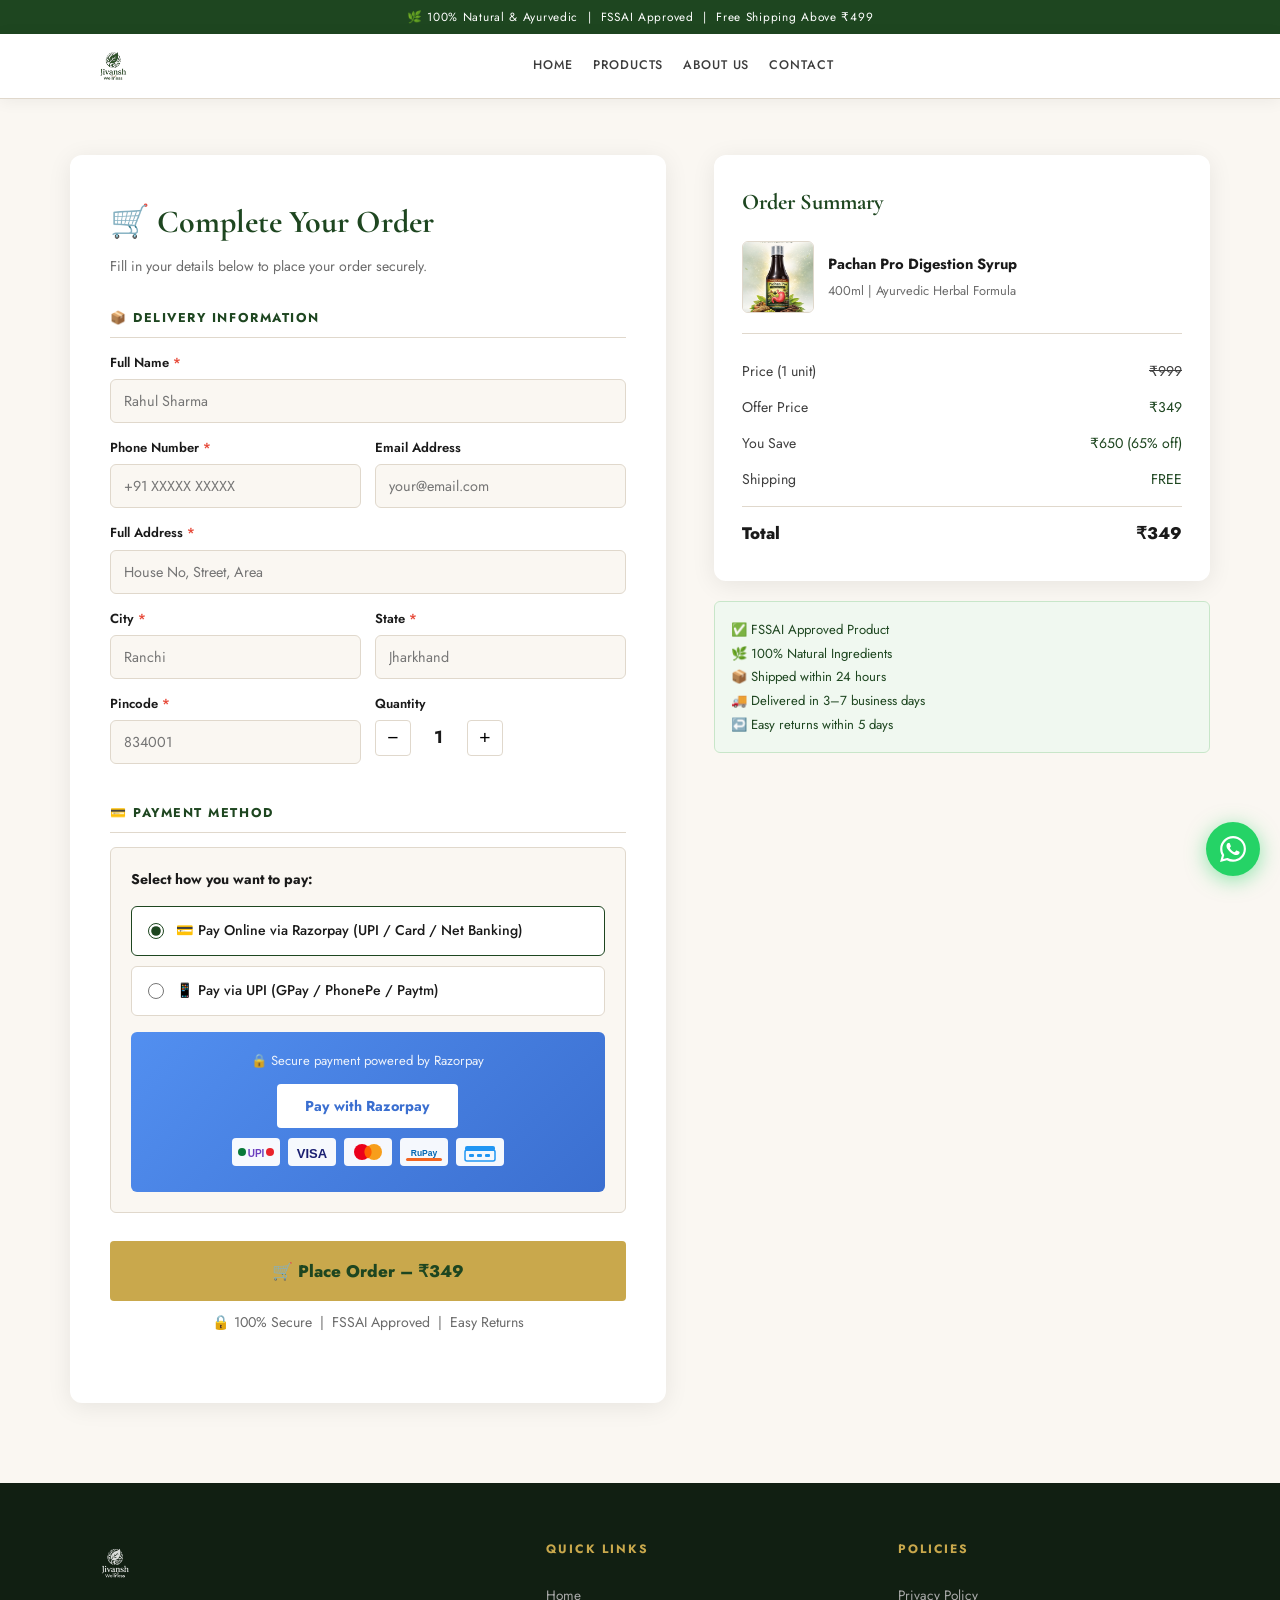
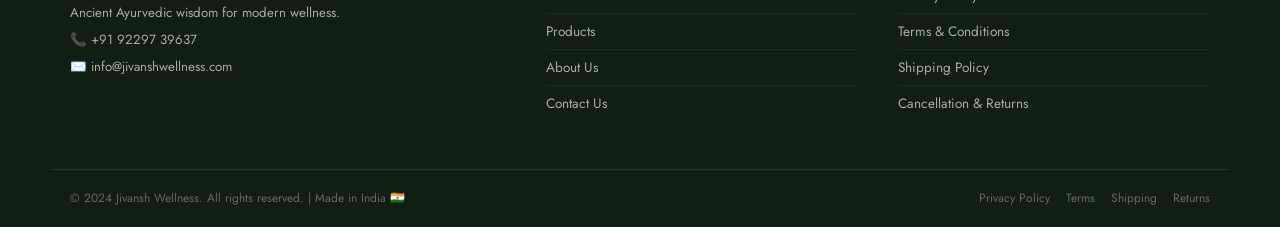
<file: order.html>
<!DOCTYPE html>
<html lang="en">
<head>
  <meta charset="UTF-8"/>
  <meta name="viewport" content="width=device-width, initial-scale=1.0"/>
  <title>Order Now – Jivansh Wellness</title>
  <link href="https://fonts.googleapis.com/css2?family=Cormorant+Garamond:wght@400;500;600;700&family=Jost:wght@300;400;500;600&display=swap" rel="stylesheet">
  <link rel="stylesheet" href="assets/css/shared.css">
  <style>
    .order-page { padding:56px 0 80px; background:var(--cream); }
    .order-grid { display:grid; grid-template-columns:1.2fr 1fr; gap:48px; align-items:start; }
    .order-form-box { background:var(--white); border-radius:var(--radius); padding:40px; box-shadow:var(--shadow); }
    .order-form-box h1 { font-family:'Cormorant Garamond',serif; font-size:2rem; color:var(--green-dark); margin-bottom:6px; }
    .order-form-box > p { font-size:0.88rem; color:var(--text-muted); margin-bottom:28px; }
    .form-section-title { font-size:0.8rem; font-weight:700; letter-spacing:0.12em; text-transform:uppercase; color:var(--green-dark); margin:24px 0 14px; border-bottom:1px solid var(--border); padding-bottom:8px; }
    .form-row { display:grid; grid-template-columns:1fr 1fr; gap:14px; }
    .form-group { display:flex; flex-direction:column; gap:5px; margin-bottom:14px; }
    .form-group label { font-size:0.82rem; font-weight:600; color:var(--text-dark); }
    .form-group label span { color:#e74c3c; }
    .form-group input, .form-group select, .form-group textarea { padding:11px 13px; border:1.5px solid var(--border); border-radius:var(--radius-sm); font-family:'Jost',sans-serif; font-size:0.9rem; color:var(--text-dark); background:var(--cream); outline:none; transition:border-color 0.2s; width:100%; }
    .form-group input:focus, .form-group select:focus { border-color:var(--green-dark); background:#fff; }
    .qty-row { display:flex; align-items:center; gap:12px; }
    .qty-btn { width:36px; height:36px; border:1.5px solid var(--border); background:#fff; border-radius:4px; font-size:1.2rem; cursor:pointer; display:flex; align-items:center; justify-content:center; transition:all 0.2s; }
    .qty-btn:hover { border-color:var(--green-dark); color:var(--green-dark); }
    .qty-display { font-size:1.1rem; font-weight:700; min-width:32px; text-align:center; }
    /* PAYMENT SECTION */
    .payment-section { background:var(--cream); border:1px solid var(--border); border-radius:var(--radius-sm); padding:20px; margin-bottom:20px; }
    .payment-section h3 { font-size:0.88rem; font-weight:700; color:var(--text-dark); margin-bottom:14px; }
    .payment-methods { display:flex; flex-direction:column; gap:10px; }
    .payment-option { display:flex; align-items:center; gap:12px; padding:12px 16px; background:#fff; border:1.5px solid var(--border); border-radius:var(--radius-sm); cursor:pointer; transition:border-color 0.2s; }
    .payment-option:hover, .payment-option.selected { border-color:var(--green-dark); }
    .payment-option input[type=radio] { accent-color:var(--green-dark); width:16px; height:16px; }
    .payment-option label { font-size:0.88rem; font-weight:500; cursor:pointer; }
    .razorpay-box { background:linear-gradient(135deg,#528FF0,#3B6FD0); color:#fff; border-radius:var(--radius-sm); padding:18px 20px; text-align:center; margin-top:10px; }
    .razorpay-box p { font-size:0.82rem; margin-bottom:12px; opacity:0.9; }
    .razorpay-btn { background:#fff; color:#3B6FD0; font-weight:700; font-size:0.9rem; border:none; border-radius:4px; padding:12px 28px; cursor:pointer; transition:opacity 0.2s; font-family:'Jost',sans-serif; }
    .razorpay-btn:hover { opacity:0.9; }
    .rp-logos { display:flex; gap:8px; justify-content:center; margin-top:10px; flex-wrap:wrap; }
    .rp-logo { background:rgba(255,255,255,0.2); border-radius:3px; padding:3px 8px; font-size:0.7rem; font-weight:600; }
    .place-order-btn { background:var(--gold); border:none; color:var(--green-dark); font-family:'Jost',sans-serif; font-weight:800; font-size:1.05rem; padding:18px; width:100%; border-radius:4px; cursor:pointer; transition:background 0.2s; margin-top:8px; }
    .place-order-btn:hover { background:var(--gold-light); }
    .secure-note { display:flex; align-items:center; justify-content:center; gap:6px; font-size:0.75rem; color:var(--text-muted); margin-top:10px; }
    /* ORDER SUMMARY */
    .order-summary { position:sticky; top:80px; }
    .summary-card { background:var(--white); border-radius:var(--radius); padding:28px; box-shadow:var(--shadow); margin-bottom:20px; }
    .summary-card h2 { font-family:'Cormorant Garamond',serif; font-size:1.4rem; color:var(--green-dark); margin-bottom:20px; }
    .summary-product { display:flex; gap:14px; align-items:center; margin-bottom:20px; padding-bottom:20px; border-bottom:1px solid var(--border); }
    .summary-product img { width:72px; height:72px; object-fit:cover; border-radius:var(--radius-sm); border:1px solid var(--border); }
    .sp-info h4 { font-size:0.92rem; font-weight:700; color:var(--text-dark); margin-bottom:3px; }
    .sp-info p { font-size:0.8rem; color:var(--text-muted); }
    .summary-row { display:flex; justify-content:space-between; font-size:0.88rem; color:var(--text-mid); padding:6px 0; }
    .summary-row.total { font-size:1.05rem; font-weight:800; color:var(--text-dark); border-top:1px solid var(--border); margin-top:8px; padding-top:12px; }
    .summary-row .green { color:var(--green-dark); }
    .trust-points { background:#f0f8f0; border:1px solid #c8e6c9; border-radius:var(--radius-sm); padding:16px; }
    .trust-points p { font-size:0.82rem; color:var(--green-dark); line-height:1.8; }
    @media(max-width:900px){ .order-grid { grid-template-columns:1fr; } .order-summary { position:static; } }
    @media(max-width:600px){ .order-page { padding:36px 0 60px; } .order-form-box { padding:22px 16px; } .form-row { grid-template-columns:1fr; } }
  </style>
</head>
<body>
<div class="announcement-bar">🌿 100% Natural & Ayurvedic &nbsp;|&nbsp; FSSAI Approved &nbsp;|&nbsp; Free Shipping Above ₹499</div>
<header id="main-header">
  <div class="header-inner">
    <a href="index.html" class="logo"><img src="assets/images/logo.png" alt="Jivansh Wellness" class="logo-img"></a>
    <nav class="desktop-nav">
      <a href="index.html">Home</a>
      <a href="products.html">Products</a>
      <a href="about.html">About Us</a>
      <a href="contact.html">Contact</a>
    </nav>
    <div class="header-actions">
      <button class="hamburger" id="hamburger"><span></span><span></span><span></span></button>
    </div>
  </div>
  <div class="mobile-nav" id="mobile-nav">
    <a href="index.html" onclick="closeMobileNav()">Home</a>
    <a href="products.html" onclick="closeMobileNav()">Products</a>
    <a href="about.html" onclick="closeMobileNav()">About Us</a>
    <a href="contact.html" onclick="closeMobileNav()">Contact</a>
  </div>
</header>

<section class="order-page">
  <div class="container">
    <div class="order-grid">
      <!-- FORM -->
      <div class="order-form-box">
        <h1>🛒 Complete Your Order</h1>
        <p>Fill in your details below to place your order securely.</p>

        <div class="form-section-title">📦 Delivery Information</div>
      <div class="form-group"><label>Full Name <span>*</span></label><input type="text" id="fullName" placeholder="Rahul Sharma"></div>
        <div class="form-row">
          <div class="form-group"><label>Phone Number <span>*</span></label><input type="tel" placeholder="+91 XXXXX XXXXX"></div>
          <div class="form-group"><label>Email Address</label><input type="email" placeholder="your@email.com"></div>
        </div>
        <div class="form-group"><label>Full Address <span>*</span></label><input type="text" placeholder="House No, Street, Area"></div>
        <div class="form-row">
          <div class="form-group"><label>City <span>*</span></label><input type="text" placeholder="Ranchi"></div>
          <div class="form-group"><label>State <span>*</span></label><input type="text" placeholder="Jharkhand"></div>
        </div>
        <div class="form-row">
          <div class="form-group"><label>Pincode <span>*</span></label><input type="text" placeholder="834001"></div>
          <div class="form-group"><label>Quantity</label>
            <div class="qty-row">
              <button class="qty-btn" onclick="changeQty(-1)">−</button>
              <span class="qty-display" id="qtyDisplay">1</span>
              <button class="qty-btn" onclick="changeQty(1)">+</button>
            </div>
          </div>
        </div>

        <div class="form-section-title">💳 Payment Method</div>
        <div class="payment-section">
          <h3>Select how you want to pay:</h3>
          <div class="payment-methods">
            <div class="payment-option selected" onclick="selectPayment(this,'razorpay')">
              <input type="radio" name="payment" value="razorpay" checked>
              <label>💳 Pay Online via Razorpay (UPI / Card / Net Banking)</label>
            </div>
            <div class="payment-option" onclick="selectPayment(this,'upi')">
              <input type="radio" name="payment" value="upi">
              <label>📱 Pay via UPI (GPay / PhonePe / Paytm)</label>
            </div>
          </div>
          <div class="razorpay-box" id="razorpayBox" style="margin-top:16px;">
            <p>🔒 Secure payment powered by Razorpay</p>
            <button class="razorpay-btn" onclick="alert('Razorpay integration will be activated soon. Please contact us on WhatsApp to complete your order.')">Pay with Razorpay</button>
         <div class="rp-logos">
              <div title="UPI"><svg width="48" height="28" viewBox="0 0 48 28" fill="none"><rect width="48" height="28" rx="4" fill="white" fill-opacity="0.95"/><text x="24" y="19" text-anchor="middle" font-size="10" font-weight="800" font-family="Arial" fill="#6C3FBF">UPI</text><circle cx="10" cy="14" r="4" fill="#097939"/><circle cx="38" cy="14" r="4" fill="#E9232A"/></svg></div>
              <div title="Visa"><svg width="48" height="28" viewBox="0 0 48 28" fill="none"><rect width="48" height="28" rx="4" fill="white" fill-opacity="0.95"/><text x="24" y="20" text-anchor="middle" font-size="13" font-weight="900" font-family="Arial" fill="#1A1F71">VISA</text></svg></div>
              <div title="Mastercard"><svg width="48" height="28" viewBox="0 0 48 28" fill="none"><rect width="48" height="28" rx="4" fill="white" fill-opacity="0.95"/><circle cx="18" cy="14" r="8" fill="#EB001B"/><circle cx="30" cy="14" r="8" fill="#F79E1B"/><path d="M24 7.53A8 8 0 0 1 27.6 14 8 8 0 0 1 24 20.47 8 8 0 0 1 20.4 14 8 8 0 0 1 24 7.53z" fill="#FF5F00"/></svg></div>
              <div title="RuPay"><svg width="48" height="28" viewBox="0 0 48 28" fill="none"><rect width="48" height="28" rx="4" fill="white" fill-opacity="0.95"/><text x="24" y="18" text-anchor="middle" font-size="8.5" font-weight="800" font-family="Arial" fill="#0066B3">RuPay</text><rect x="6" y="20" width="36" height="3" rx="1.5" fill="#F26522"/></svg></div>
              <div title="Net Banking"><svg width="48" height="28" viewBox="0 0 48 28" fill="none"><rect width="48" height="28" rx="4" fill="white" fill-opacity="0.95"/><rect x="9" y="12" width="30" height="11" rx="2" fill="none" stroke="#2196F3" stroke-width="1.5"/><rect x="9" y="8" width="30" height="5" rx="2" fill="#2196F3"/><rect x="13" y="16" width="5" height="3" rx="1" fill="#2196F3"/><rect x="21" y="16" width="5" height="3" rx="1" fill="#2196F3"/><rect x="29" y="16" width="5" height="3" rx="1" fill="#2196F3"/></svg></div>
            </div>
          </div>
        </div>

        <button class="place-order-btn" onclick="placeOrder()">🛒 Place Order – ₹<span id="totalDisplay">349</span></button>
        <p class="secure-note">🔒 100% Secure &nbsp;|&nbsp; FSSAI Approved &nbsp;|&nbsp; Easy Returns</p>
      </div>

      <!-- SUMMARY -->
      <div class="order-summary">
        <div class="summary-card">
          <h2>Order Summary</h2>
          <div class="summary-product">
            <img src="assets/images/product-main.jpeg" alt="Pachan Pro">
            <div class="sp-info">
              <h4>Pachan Pro Digestion Syrup</h4>
              <p>400ml | Ayurvedic Herbal Formula</p>
            </div>
          </div>
          <div class="summary-row"><span>Price (1 unit)</span><span><s>₹999</s></span></div>
          <div class="summary-row"><span>Offer Price</span><span class="green">₹349</span></div>
          <div class="summary-row"><span>You Save</span><span class="green">₹650 (65% off)</span></div>
          <div class="summary-row"><span>Shipping</span><span class="green">FREE</span></div>
          <div class="summary-row total"><span>Total</span><span>₹349</span></div>
        </div>
        <div class="trust-points">
          <p>✅ FSSAI Approved Product<br>🌿 100% Natural Ingredients<br>📦 Shipped within 24 hours<br>🚚 Delivered in 3–7 business days<br>↩️ Easy returns within 5 days</p>
        </div>
      </div>
    </div>
  </div>
</section>

<footer>
  <div class="footer-inner">
    <div class="footer-brand"><img src="assets/images/logo.png" alt="Jivansh Wellness" class="footer-logo"/><p>Ancient Ayurvedic wisdom for modern wellness.</p><p>📞 +91 92297 39637</p><p>✉️ info@jivanshwellness.com</p></div>
    <div class="footer-col"><h4>Quick Links</h4><a href="index.html">Home</a><a href="products.html">Products</a><a href="about.html">About Us</a><a href="contact.html">Contact Us</a></div>
    <div class="footer-col"><h4>Policies</h4><a href="privacy-policy.html">Privacy Policy</a><a href="terms.html">Terms &amp; Conditions</a><a href="shipping-policy.html">Shipping Policy</a><a href="cancellation-policy.html">Cancellation &amp; Returns</a></div>
  </div>
  <div class="footer-bottom">
    <p>© 2024 Jivansh Wellness. All rights reserved. | Made in India 🇮🇳</p>
    <div class="footer-legal"><a href="privacy-policy.html">Privacy Policy</a><a href="terms.html">Terms</a><a href="shipping-policy.html">Shipping</a><a href="cancellation-policy.html">Returns</a></div>
  </div>
</footer>
<a href="https://wa.me/919229739637?text=Hi%20I%20want%20to%20place%20an%20order%20for%20Pachan%20Pro" target="_blank" class="whatsapp-float"><svg width="26" height="26" viewBox="0 0 24 24" fill="white"><path d="M17.472 14.382c-.297-.149-1.758-.867-2.03-.967-.273-.099-.471-.148-.67.15-.197.297-.767.966-.94 1.164-.173.199-.347.223-.644.075-.297-.15-1.255-.463-2.39-1.475-.883-.788-1.48-1.761-1.653-2.059-.173-.297-.018-.458.13-.606.134-.133.298-.347.446-.52.149-.174.198-.298.298-.497.099-.198.05-.371-.025-.52-.075-.149-.669-1.612-.916-2.207-.242-.579-.487-.5-.669-.51-.173-.008-.371-.01-.57-.01-.198 0-.52.074-.792.372-.272.297-1.04 1.016-1.04 2.479 0 1.462 1.065 2.875 1.213 3.074.149.198 2.096 3.2 5.077 4.487.709.306 1.262.489 1.694.625.712.227 1.36.195 1.871.118.571-.085 1.758-.719 2.006-1.413.248-.694.248-1.289.173-1.413-.074-.124-.272-.198-.57-.347m-5.421 7.403h-.004a9.87 9.87 0 01-5.031-1.378l-.361-.214-3.741.982.998-3.648-.235-.374a9.86 9.86 0 01-1.51-5.26c.001-5.45 4.436-9.884 9.888-9.884 2.64 0 5.122 1.03 6.988 2.898a9.825 9.825 0 012.893 6.994c-.003 5.45-4.437 9.884-9.885 9.884m8.413-18.297A11.815 11.815 0 0012.05 0C5.495 0 .16 5.335.157 11.892c0 2.096.547 4.142 1.588 5.945L.057 24l6.305-1.654a11.882 11.882 0 005.683 1.448h.005c6.554 0 11.89-5.335 11.893-11.893a11.821 11.821 0 00-3.48-8.413Z"/></svg></a>
<script src="assets/js/main.js"></script>
<script>
let qty = 1;
const basePrice = 349;
function changeQty(d){ qty = Math.max(1, qty+d); document.getElementById('qtyDisplay').textContent=qty; document.getElementById('totalDisplay').textContent=(qty*basePrice); }
function selectPayment(el, type){ document.querySelectorAll('.payment-option').forEach(o=>o.classList.remove('selected')); el.classList.add('selected'); el.querySelector('input').checked=true; document.getElementById('razorpayBox').style.display=type==='razorpay'?'block':'none'; }
function placeOrder(){ alert('Thank you for your order!\n\nOur team will contact you shortly on your registered number to confirm.\n\nFor instant support, message us on WhatsApp: +91 92297 39637'); }
</script>
</body>
</html>
</file>
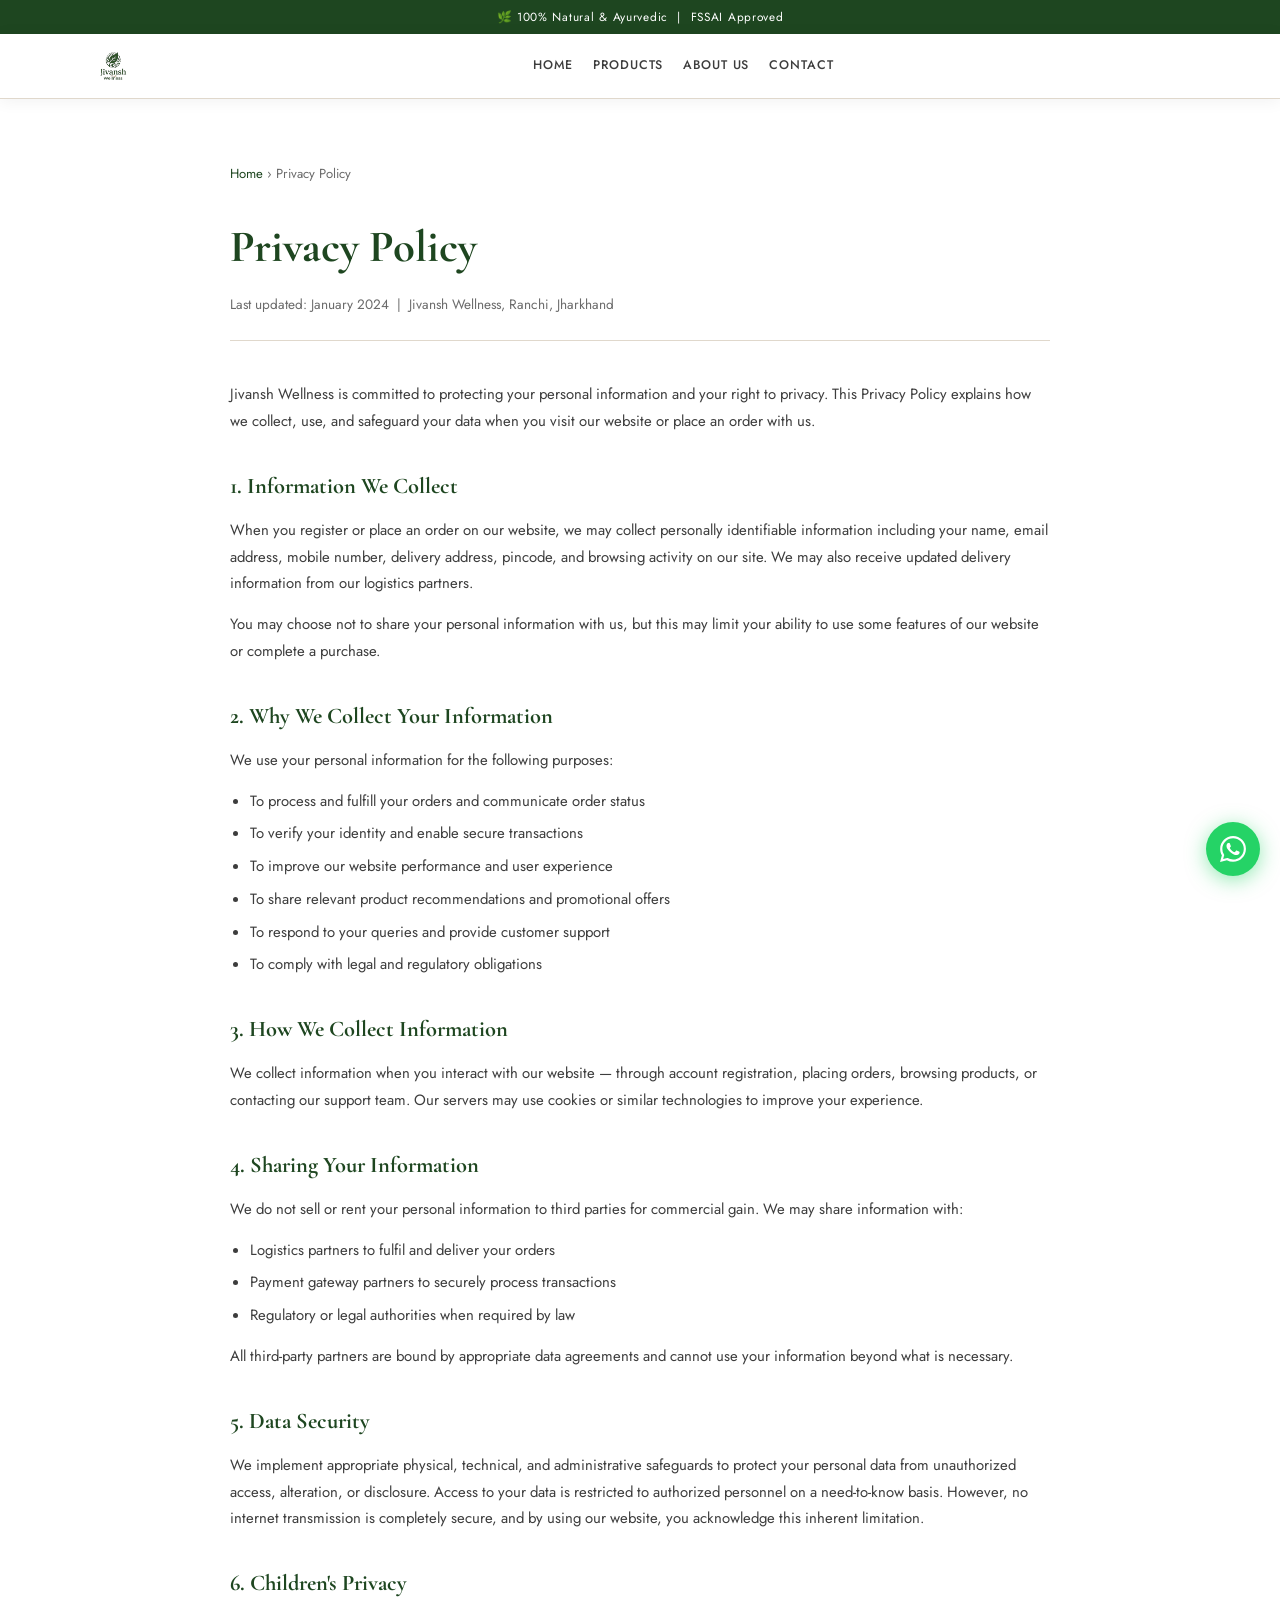
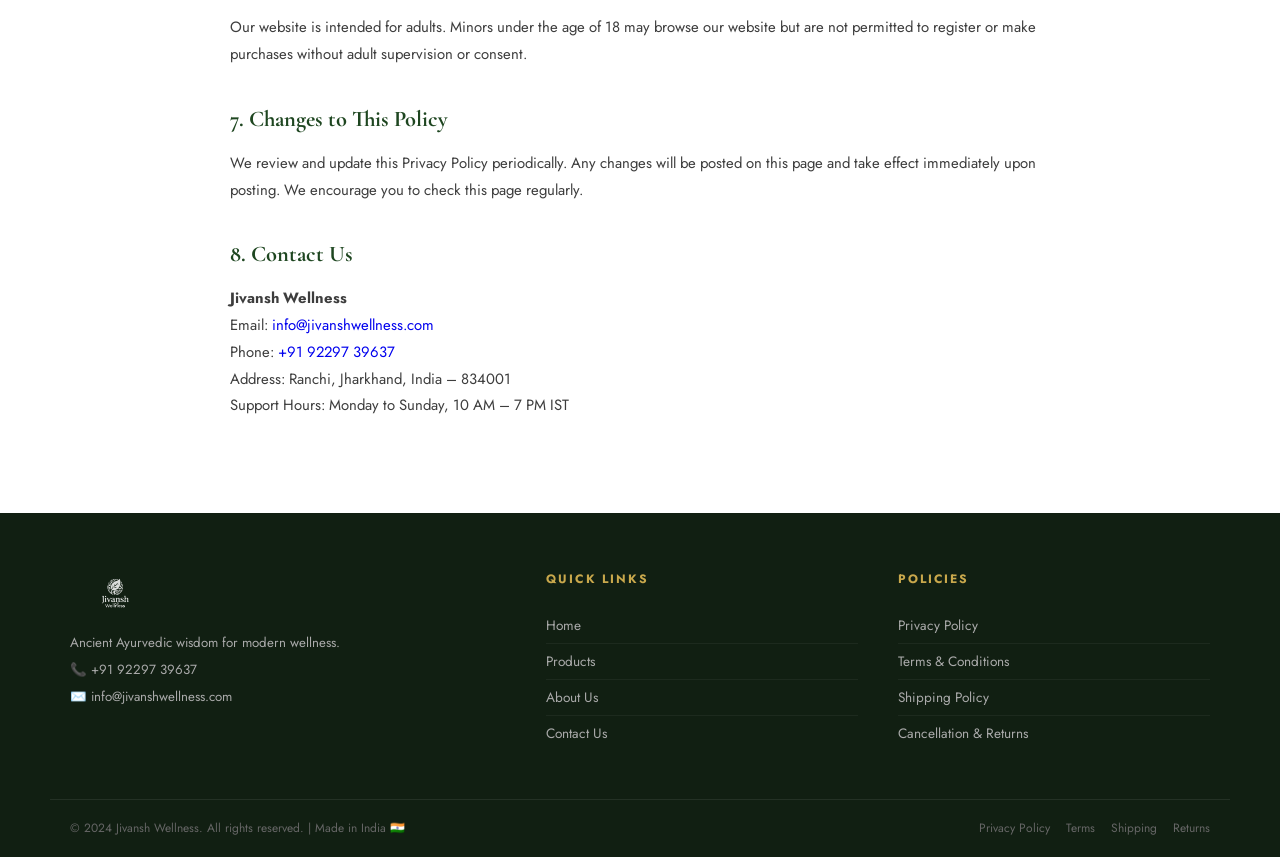
<file: privacy-policy.html>
<!DOCTYPE html>
<html lang="en">
<head>
  <meta charset="UTF-8"/><meta name="viewport" content="width=device-width, initial-scale=1.0"/>
  <title>Privacy Policy – Jivansh Wellness</title>
  <link href="https://fonts.googleapis.com/css2?family=Cormorant+Garamond:wght@400;600;700&family=Jost:wght@400;500;600&display=swap" rel="stylesheet">
  <link rel="stylesheet" href="assets/css/shared.css">
</head>
<body>
<div class="announcement-bar">🌿 100% Natural & Ayurvedic &nbsp;|&nbsp; FSSAI Approved</div>
<header id="main-header">
  <div class="header-inner">
    <a href="index.html" class="logo"><img src="assets/images/logo.png" alt="Jivansh Wellness" class="logo-img"></a>
    <nav class="desktop-nav"><a href="index.html">Home</a><a href="products.html">Products</a><a href="about.html">About Us</a><a href="contact.html">Contact</a></nav>
    <div class="header-actions"><button class="hamburger" id="hamburger"><span></span><span></span><span></span></button></div>
  </div>
  <div class="mobile-nav" id="mobile-nav"><a href="index.html" onclick="closeMobileNav()">Home</a><a href="products.html" onclick="closeMobileNav()">Products</a><a href="about.html" onclick="closeMobileNav()">About Us</a><a href="contact.html" onclick="closeMobileNav()">Contact</a><a href="products.html" class="mobile-cta" onclick="closeMobileNav()">Shop Now</a></div>
</header>

<section class="policy-page">
  <div class="container" style="max-width:860px;">
    <p class="policy-breadcrumb"><a href="index.html">Home</a> › Privacy Policy</p>
    <h1>Privacy Policy</h1>
    <p class="policy-meta">Last updated: January 2024 &nbsp;|&nbsp; Jivansh Wellness, Ranchi, Jharkhand</p>
    <div class="policy-body">
      <p>Jivansh Wellness is committed to protecting your personal information and your right to privacy. This Privacy Policy explains how we collect, use, and safeguard your data when you visit our website or place an order with us.</p>

      <h2>1. Information We Collect</h2>
      <p>When you register or place an order on our website, we may collect personally identifiable information including your name, email address, mobile number, delivery address, pincode, and browsing activity on our site. We may also receive updated delivery information from our logistics partners.</p>
      <p>You may choose not to share your personal information with us, but this may limit your ability to use some features of our website or complete a purchase.</p>

      <h2>2. Why We Collect Your Information</h2>
      <p>We use your personal information for the following purposes:</p>
      <ul>
        <li>To process and fulfill your orders and communicate order status</li>
        <li>To verify your identity and enable secure transactions</li>
        <li>To improve our website performance and user experience</li>
        <li>To share relevant product recommendations and promotional offers</li>
        <li>To respond to your queries and provide customer support</li>
        <li>To comply with legal and regulatory obligations</li>
      </ul>

      <h2>3. How We Collect Information</h2>
      <p>We collect information when you interact with our website — through account registration, placing orders, browsing products, or contacting our support team. Our servers may use cookies or similar technologies to improve your experience.</p>

      <h2>4. Sharing Your Information</h2>
      <p>We do not sell or rent your personal information to third parties for commercial gain. We may share information with:</p>
      <ul>
        <li>Logistics partners to fulfil and deliver your orders</li>
        <li>Payment gateway partners to securely process transactions</li>
        <li>Regulatory or legal authorities when required by law</li>
      </ul>
      <p>All third-party partners are bound by appropriate data agreements and cannot use your information beyond what is necessary.</p>

      <h2>5. Data Security</h2>
      <p>We implement appropriate physical, technical, and administrative safeguards to protect your personal data from unauthorized access, alteration, or disclosure. Access to your data is restricted to authorized personnel on a need-to-know basis. However, no internet transmission is completely secure, and by using our website, you acknowledge this inherent limitation.</p>

      <h2>6. Children's Privacy</h2>
      <p>Our website is intended for adults. Minors under the age of 18 may browse our website but are not permitted to register or make purchases without adult supervision or consent.</p>

      <h2>7. Changes to This Policy</h2>
      <p>We review and update this Privacy Policy periodically. Any changes will be posted on this page and take effect immediately upon posting. We encourage you to check this page regularly.</p>

      <h2>8. Contact Us</h2>
      <p><strong>Jivansh Wellness</strong><br>
      Email: <a href="mailto:info@jivanshwellness.com">info@jivanshwellness.com</a><br>
      Phone: <a href="tel:+919229739637">+91 92297 39637</a><br>
      Address: Ranchi, Jharkhand, India – 834001<br>
      Support Hours: Monday to Sunday, 10 AM – 7 PM IST</p>
    </div>
  </div>
</section>

<footer>
  <div class="footer-inner">
    <div class="footer-brand"><img src="assets/images/logo.png" alt="Jivansh Wellness" class="footer-logo"/><p>Ancient Ayurvedic wisdom for modern wellness.</p><p>📞 +91 92297 39637</p><p>✉️ info@jivanshwellness.com</p></div>
    <div class="footer-col"><h4>Quick Links</h4><a href="index.html">Home</a><a href="products.html">Products</a><a href="about.html">About Us</a><a href="contact.html">Contact Us</a></div>
    <div class="footer-col"><h4>Policies</h4><a href="privacy-policy.html">Privacy Policy</a><a href="terms.html">Terms &amp; Conditions</a><a href="shipping-policy.html">Shipping Policy</a><a href="cancellation-policy.html">Cancellation &amp; Returns</a></div>
  </div>
  <div class="footer-bottom"><p>© 2024 Jivansh Wellness. All rights reserved. | Made in India 🇮🇳</p><div class="footer-legal"><a href="privacy-policy.html">Privacy Policy</a><a href="terms.html">Terms</a><a href="shipping-policy.html">Shipping</a><a href="cancellation-policy.html">Returns</a></div></div>
</footer>
<a href="https://wa.me/919229739637" target="_blank" class="whatsapp-float"><svg width="26" height="26" viewBox="0 0 24 24" fill="white"><path d="M17.472 14.382c-.297-.149-1.758-.867-2.03-.967-.273-.099-.471-.148-.67.15-.197.297-.767.966-.94 1.164-.173.199-.347.223-.644.075-.297-.15-1.255-.463-2.39-1.475-.883-.788-1.48-1.761-1.653-2.059-.173-.297-.018-.458.13-.606.134-.133.298-.347.446-.52.149-.174.198-.298.298-.497.099-.198.05-.371-.025-.52-.075-.149-.669-1.612-.916-2.207-.242-.579-.487-.5-.669-.51-.173-.008-.371-.01-.57-.01-.198 0-.52.074-.792.372-.272.297-1.04 1.016-1.04 2.479 0 1.462 1.065 2.875 1.213 3.074.149.198 2.096 3.2 5.077 4.487.709.306 1.262.489 1.694.625.712.227 1.36.195 1.871.118.571-.085 1.758-.719 2.006-1.413.248-.694.248-1.289.173-1.413-.074-.124-.272-.198-.57-.347m-5.421 7.403h-.004a9.87 9.87 0 01-5.031-1.378l-.361-.214-3.741.982.998-3.648-.235-.374a9.86 9.86 0 01-1.51-5.26c.001-5.45 4.436-9.884 9.888-9.884 2.64 0 5.122 1.03 6.988 2.898a9.825 9.825 0 012.893 6.994c-.003 5.45-4.437 9.884-9.885 9.884m8.413-18.297A11.815 11.815 0 0012.05 0C5.495 0 .16 5.335.157 11.892c0 2.096.547 4.142 1.588 5.945L.057 24l6.305-1.654a11.882 11.882 0 005.683 1.448h.005c6.554 0 11.89-5.335 11.893-11.893a11.821 11.821 0 00-3.48-8.413Z"/></svg></a>
<script src="assets/js/main.js"></script>
</body></html>
</file>
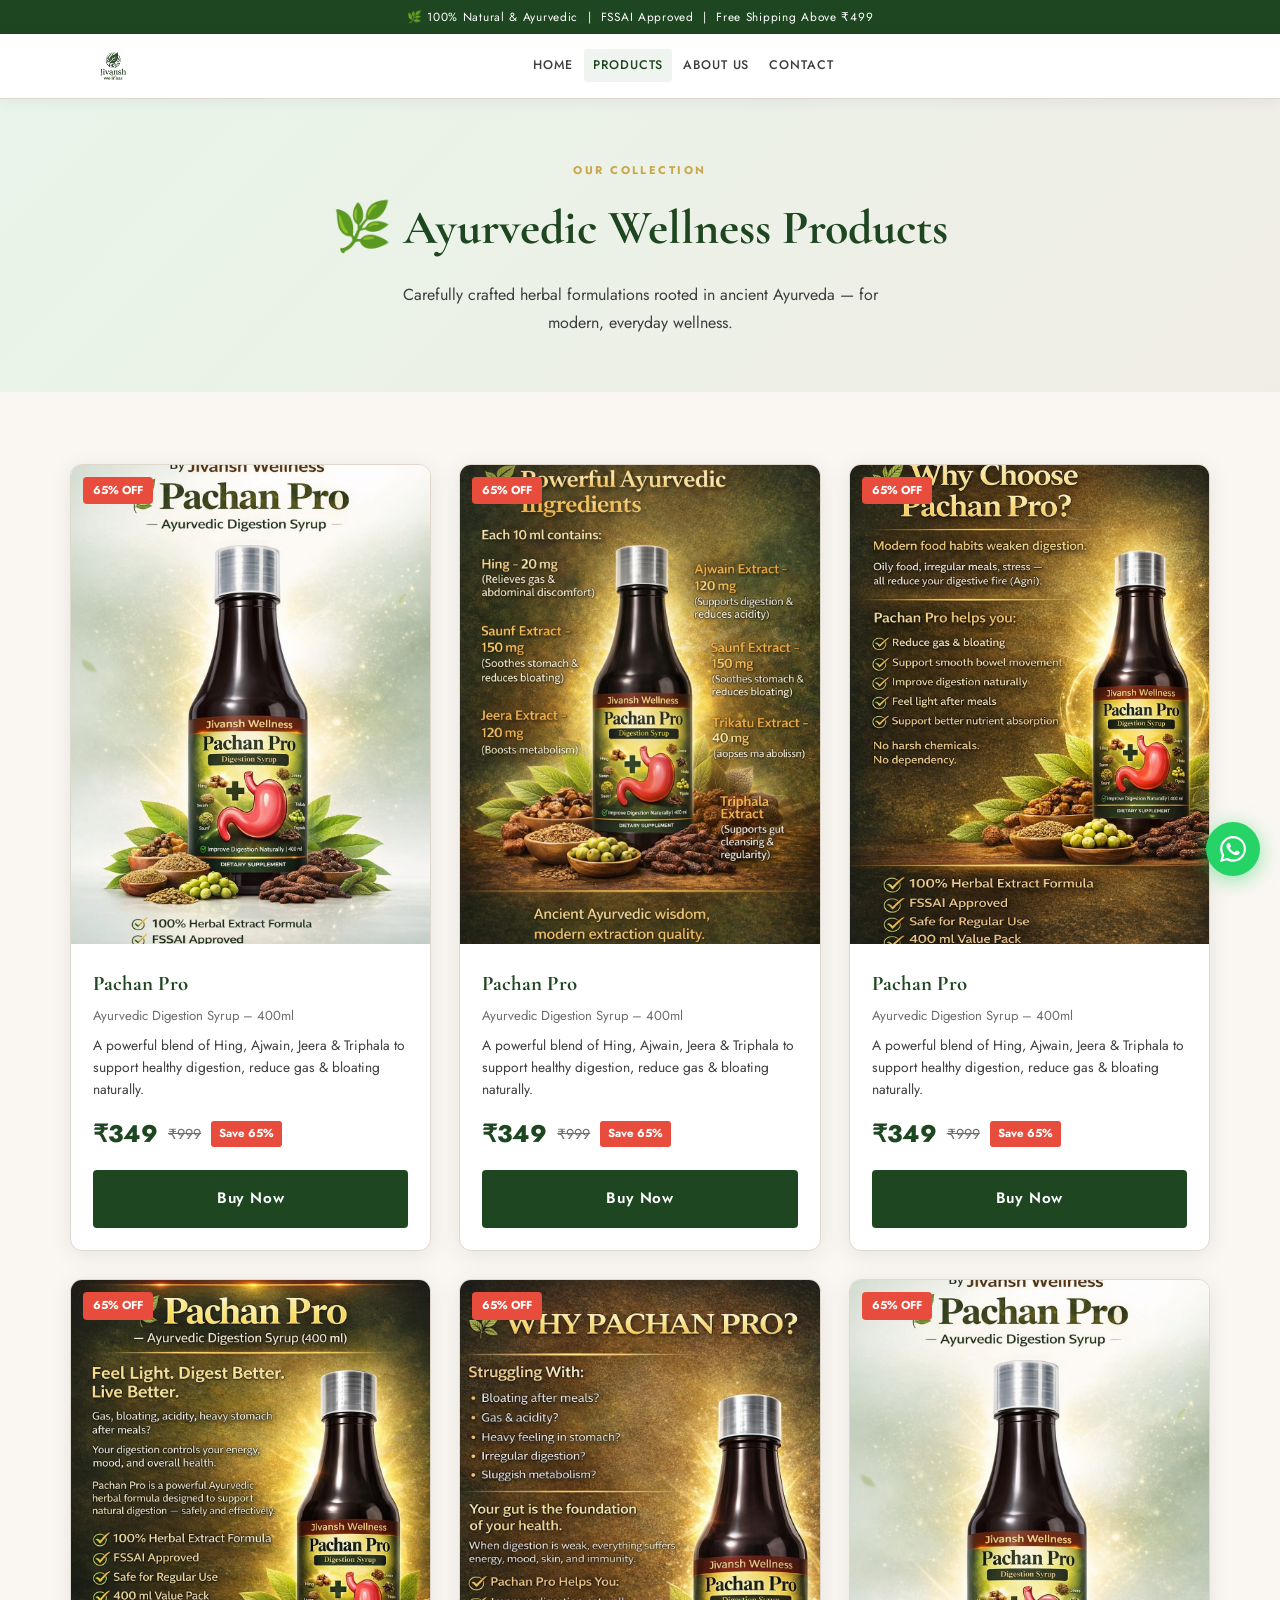
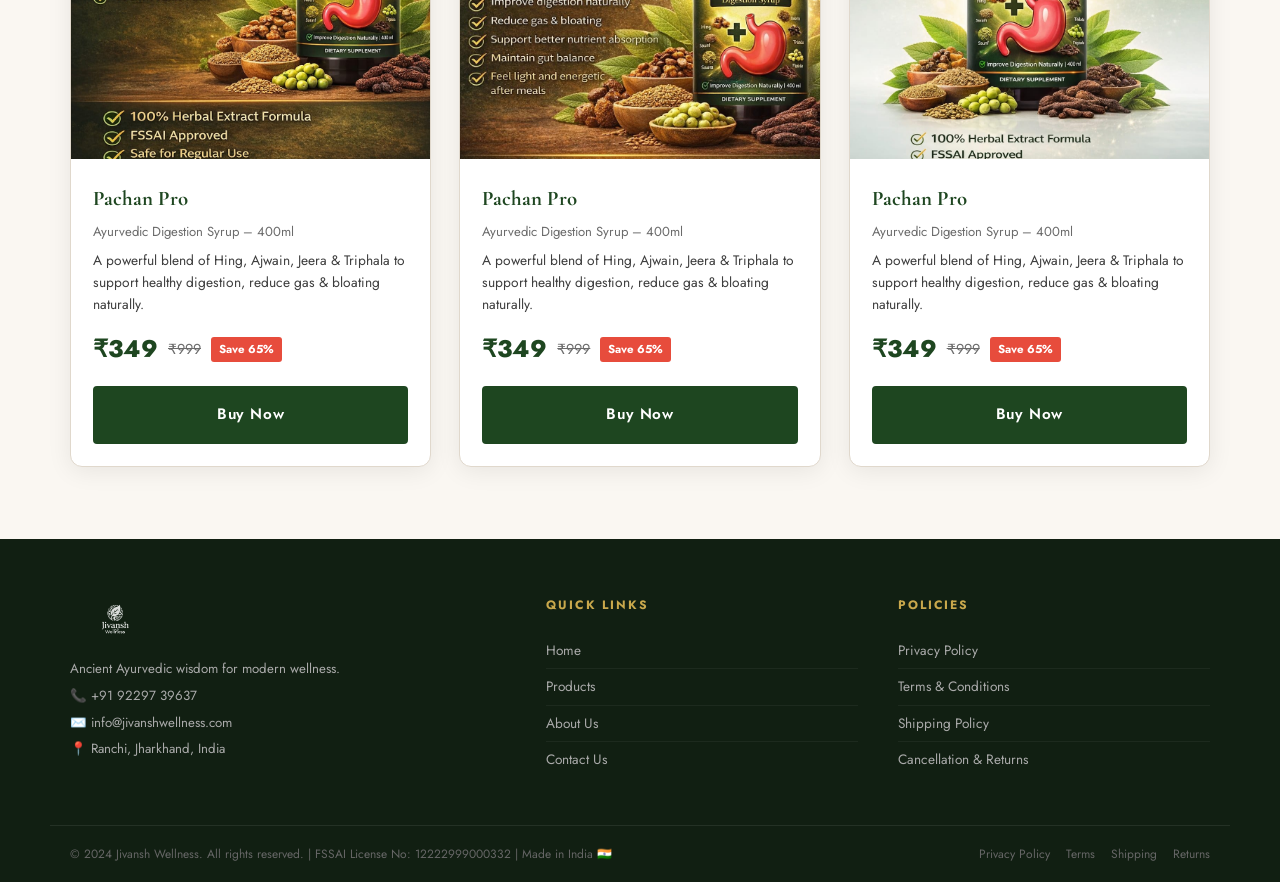
<file: products.html>
<!DOCTYPE html>
<html lang="en">
<head>
  <meta charset="UTF-8"/>
  <meta name="viewport" content="width=device-width, initial-scale=1.0"/>
  <title>Products – Jivansh Wellness</title>
  <link href="https://fonts.googleapis.com/css2?family=Cormorant+Garamond:wght@400;500;600;700&family=Jost:wght@300;400;500;600&display=swap" rel="stylesheet">
  <link rel="stylesheet" href="assets/css/shared.css">
  <style>
    .products-hero { background:linear-gradient(135deg,#e8f5e9,#f0ede6); padding:56px 20px; text-align:center; }
    .products-hero h1 { font-family:'Cormorant Garamond',serif; font-size:clamp(2rem,4vw,3rem); font-weight:700; color:var(--green-dark); margin-bottom:12px; }
    .products-hero p { font-size:1rem; color:var(--text-mid); max-width:520px; margin:0 auto; }
    .products-main { padding:72px 0; background:var(--cream); }
    .products-full-grid { display:grid; grid-template-columns:repeat(3,1fr); gap:28px; }
    .product-card { background:var(--white); border:1px solid var(--border); border-radius:var(--radius); overflow:hidden; box-shadow:var(--shadow); transition:transform 0.25s,box-shadow 0.25s; }
    .product-card:hover { transform:translateY(-4px); box-shadow:var(--shadow-lg); }
    .product-img-wrap { position:relative; overflow:hidden; }
    .product-img-wrap img { width:100%; aspect-ratio:3/4; object-fit:cover; transition:transform 0.4s; }
    .product-card:hover .product-img-wrap img { transform:scale(1.04); }
    .product-badge { position:absolute; top:12px; left:12px; background:#e74c3c; color:#fff; font-size:0.72rem; font-weight:700; padding:4px 10px; border-radius:4px; }
    .product-card-body { padding:22px; }
    .product-card-body h3 { font-family:'Cormorant Garamond',serif; font-size:1.3rem; color:var(--green-dark); margin-bottom:4px; }
    .product-card-body p { font-size:0.82rem; color:var(--text-muted); margin-bottom:6px; }
    .product-card-body .desc { font-size:0.86rem; color:var(--text-mid); margin-bottom:14px; line-height:1.6; }
    .product-price-row { display:flex; align-items:center; gap:10px; margin-bottom:16px; }
    .pc-price { font-size:1.5rem; font-weight:800; color:var(--green-dark); }
    .pc-mrp { font-size:0.9rem; color:var(--text-muted); }
    .pc-save { font-size:0.72rem; font-weight:700; background:#e74c3c; color:#fff; padding:3px 8px; border-radius:3px; }
    @media(max-width:1024px){ .products-full-grid { grid-template-columns:repeat(2,1fr); } }
    @media(max-width:600px){ .products-full-grid { grid-template-columns:1fr; } .products-main { padding:48px 0; } .products-hero { padding:40px 16px; } }
  </style>
</head>
<body>
<div class="announcement-bar">🌿 100% Natural & Ayurvedic &nbsp;|&nbsp; FSSAI Approved &nbsp;|&nbsp; Free Shipping Above ₹499</div>
<header id="main-header">
  <div class="header-inner">
    <a href="index.html" class="logo"><img src="assets/images/logo.png" alt="Jivansh Wellness" class="logo-img"></a>
    <nav class="desktop-nav">
      <a href="index.html">Home</a>
      <a href="products.html" class="active">Products</a>
      <a href="about.html">About Us</a>
      <a href="contact.html">Contact</a>
    </nav>
    <div class="header-actions">
      
      <button class="hamburger" id="hamburger"><span></span><span></span><span></span></button>
    </div>
  </div>
  <div class="mobile-nav" id="mobile-nav">
    <a href="index.html" onclick="closeMobileNav()">Home</a>
    <a href="products.html" onclick="closeMobileNav()">Products</a>
    <a href="about.html" onclick="closeMobileNav()">About Us</a>
    <a href="contact.html" onclick="closeMobileNav()">Contact</a>
    <a href="order.html" class="mobile-cta" onclick="closeMobileNav()">Buy Now</a>
  </div>
</header>

<section class="products-hero">
  <div class="section-tag">Our Collection</div>
  <h1>🌿 Ayurvedic Wellness Products</h1>
  <p>Carefully crafted herbal formulations rooted in ancient Ayurveda — for modern, everyday wellness.</p>
</section>

<section class="products-main">
  <div class="container">
    <div class="products-full-grid">
      <!-- Product 1 -->
      <div class="product-card">
        <div class="product-img-wrap"><img src="assets/images/product-main.jpeg" alt="Pachan Pro"/><span class="product-badge">65% OFF</span></div>
        <div class="product-card-body">
          <h3>Pachan Pro</h3>
          <p>Ayurvedic Digestion Syrup – 400ml</p>
          <p class="desc">A powerful blend of Hing, Ajwain, Jeera & Triphala to support healthy digestion, reduce gas & bloating naturally.</p>
          <div class="product-price-row"><span class="pc-price">₹349</span><span class="pc-mrp"><s>₹999</s></span><span class="pc-save">Save 65%</span></div>
          <a href="order.html" class="btn-primary btn-full">Buy Now</a>
        </div>
      </div>
      <!-- Product 2 -->
      <div class="product-card">
        <div class="product-img-wrap"><img src="assets/images/why-choose.jpeg" alt="Pachan Pro"/><span class="product-badge">65% OFF</span></div>
        <div class="product-card-body">
          <h3>Pachan Pro</h3>
          <p>Ayurvedic Digestion Syrup – 400ml</p>
          <p class="desc">A powerful blend of Hing, Ajwain, Jeera & Triphala to support healthy digestion, reduce gas & bloating naturally.</p>
          <div class="product-price-row"><span class="pc-price">₹349</span><span class="pc-mrp"><s>₹999</s></span><span class="pc-save">Save 65%</span></div>
          <a href="order.html" class="btn-primary btn-full">Buy Now</a>
        </div>
      </div>
      <!-- Product 3 -->
      <div class="product-card">
        <div class="product-img-wrap"><img src="assets/images/ingredients.jpeg" alt="Pachan Pro"/><span class="product-badge">65% OFF</span></div>
        <div class="product-card-body">
          <h3>Pachan Pro</h3>
          <p>Ayurvedic Digestion Syrup – 400ml</p>
          <p class="desc">A powerful blend of Hing, Ajwain, Jeera & Triphala to support healthy digestion, reduce gas & bloating naturally.</p>
          <div class="product-price-row"><span class="pc-price">₹349</span><span class="pc-mrp"><s>₹999</s></span><span class="pc-save">Save 65%</span></div>
          <a href="order.html" class="btn-primary btn-full">Buy Now</a>
        </div>
      </div>
      <!-- Product 4 -->
      <div class="product-card">
        <div class="product-img-wrap"><img src="assets/images/why-pachan.jpeg" alt="Pachan Pro"/><span class="product-badge">65% OFF</span></div>
        <div class="product-card-body">
          <h3>Pachan Pro</h3>
          <p>Ayurvedic Digestion Syrup – 400ml</p>
          <p class="desc">A powerful blend of Hing, Ajwain, Jeera & Triphala to support healthy digestion, reduce gas & bloating naturally.</p>
          <div class="product-price-row"><span class="pc-price">₹349</span><span class="pc-mrp"><s>₹999</s></span><span class="pc-save">Save 65%</span></div>
          <a href="order.html" class="btn-primary btn-full">Buy Now</a>
        </div>
      </div>
      <!-- Product 5 -->
      <div class="product-card">
        <div class="product-img-wrap"><img src="assets/images/hero-product.jpeg" alt="Pachan Pro"/><span class="product-badge">65% OFF</span></div>
        <div class="product-card-body">
          <h3>Pachan Pro</h3>
          <p>Ayurvedic Digestion Syrup – 400ml</p>
          <p class="desc">A powerful blend of Hing, Ajwain, Jeera & Triphala to support healthy digestion, reduce gas & bloating naturally.</p>
          <div class="product-price-row"><span class="pc-price">₹349</span><span class="pc-mrp"><s>₹999</s></span><span class="pc-save">Save 65%</span></div>
          <a href="order.html" class="btn-primary btn-full">Buy Now</a>
        </div>
      </div>
      <!-- Product 6 -->
      <div class="product-card">
        <div class="product-img-wrap"><img src="assets/images/product-main.jpeg" alt="Pachan Pro"/><span class="product-badge">65% OFF</span></div>
        <div class="product-card-body">
          <h3>Pachan Pro</h3>
          <p>Ayurvedic Digestion Syrup – 400ml</p>
          <p class="desc">A powerful blend of Hing, Ajwain, Jeera & Triphala to support healthy digestion, reduce gas & bloating naturally.</p>
          <div class="product-price-row"><span class="pc-price">₹349</span><span class="pc-mrp"><s>₹999</s></span><span class="pc-save">Save 65%</span></div>
          <a href="order.html" class="btn-primary btn-full">Buy Now</a>
        </div>
      </div>
    </div>
  </div>
</section>

<footer>
  <div class="footer-inner">
    <div class="footer-brand">
      <img src="assets/images/logo.png" alt="Jivansh Wellness" class="footer-logo"/>
      <p>Ancient Ayurvedic wisdom for modern wellness.</p>
      <p>📞 +91 92297 39637</p>
      <p>✉️ info@jivanshwellness.com</p>
      <p>📍 Ranchi, Jharkhand, India</p>
    </div>
    <div class="footer-col"><h4>Quick Links</h4><a href="index.html">Home</a><a href="products.html">Products</a><a href="about.html">About Us</a><a href="contact.html">Contact Us</a></div>
    <div class="footer-col"><h4>Policies</h4><a href="privacy-policy.html">Privacy Policy</a><a href="terms.html">Terms &amp; Conditions</a><a href="shipping-policy.html">Shipping Policy</a><a href="cancellation-policy.html">Cancellation &amp; Returns</a></div>
  </div>
  <div class="footer-bottom">
    <p>© 2024 Jivansh Wellness. All rights reserved. | FSSAI License No: 12222999000332 | Made in India 🇮🇳</p>
    <div class="footer-legal"><a href="privacy-policy.html">Privacy Policy</a><a href="terms.html">Terms</a><a href="shipping-policy.html">Shipping</a><a href="cancellation-policy.html">Returns</a></div>
  </div>
</footer>
<a href="https://wa.me/919229739637?text=Hi%20I%20want%20to%20order%20Pachan%20Pro" target="_blank" class="whatsapp-float"><svg width="26" height="26" viewBox="0 0 24 24" fill="white"><path d="M17.472 14.382c-.297-.149-1.758-.867-2.03-.967-.273-.099-.471-.148-.67.15-.197.297-.767.966-.94 1.164-.173.199-.347.223-.644.075-.297-.15-1.255-.463-2.39-1.475-.883-.788-1.48-1.761-1.653-2.059-.173-.297-.018-.458.13-.606.134-.133.298-.347.446-.52.149-.174.198-.298.298-.497.099-.198.05-.371-.025-.52-.075-.149-.669-1.612-.916-2.207-.242-.579-.487-.5-.669-.51-.173-.008-.371-.01-.57-.01-.198 0-.52.074-.792.372-.272.297-1.04 1.016-1.04 2.479 0 1.462 1.065 2.875 1.213 3.074.149.198 2.096 3.2 5.077 4.487.709.306 1.262.489 1.694.625.712.227 1.36.195 1.871.118.571-.085 1.758-.719 2.006-1.413.248-.694.248-1.289.173-1.413-.074-.124-.272-.198-.57-.347m-5.421 7.403h-.004a9.87 9.87 0 01-5.031-1.378l-.361-.214-3.741.982.998-3.648-.235-.374a9.86 9.86 0 01-1.51-5.26c.001-5.45 4.436-9.884 9.888-9.884 2.64 0 5.122 1.03 6.988 2.898a9.825 9.825 0 012.893 6.994c-.003 5.45-4.437 9.884-9.885 9.884m8.413-18.297A11.815 11.815 0 0012.05 0C5.495 0 .16 5.335.157 11.892c0 2.096.547 4.142 1.588 5.945L.057 24l6.305-1.654a11.882 11.882 0 005.683 1.448h.005c6.554 0 11.89-5.335 11.893-11.893a11.821 11.821 0 00-3.48-8.413Z"/></svg></a>
<script src="assets/js/main.js"></script>
</body>
</html>
</file>
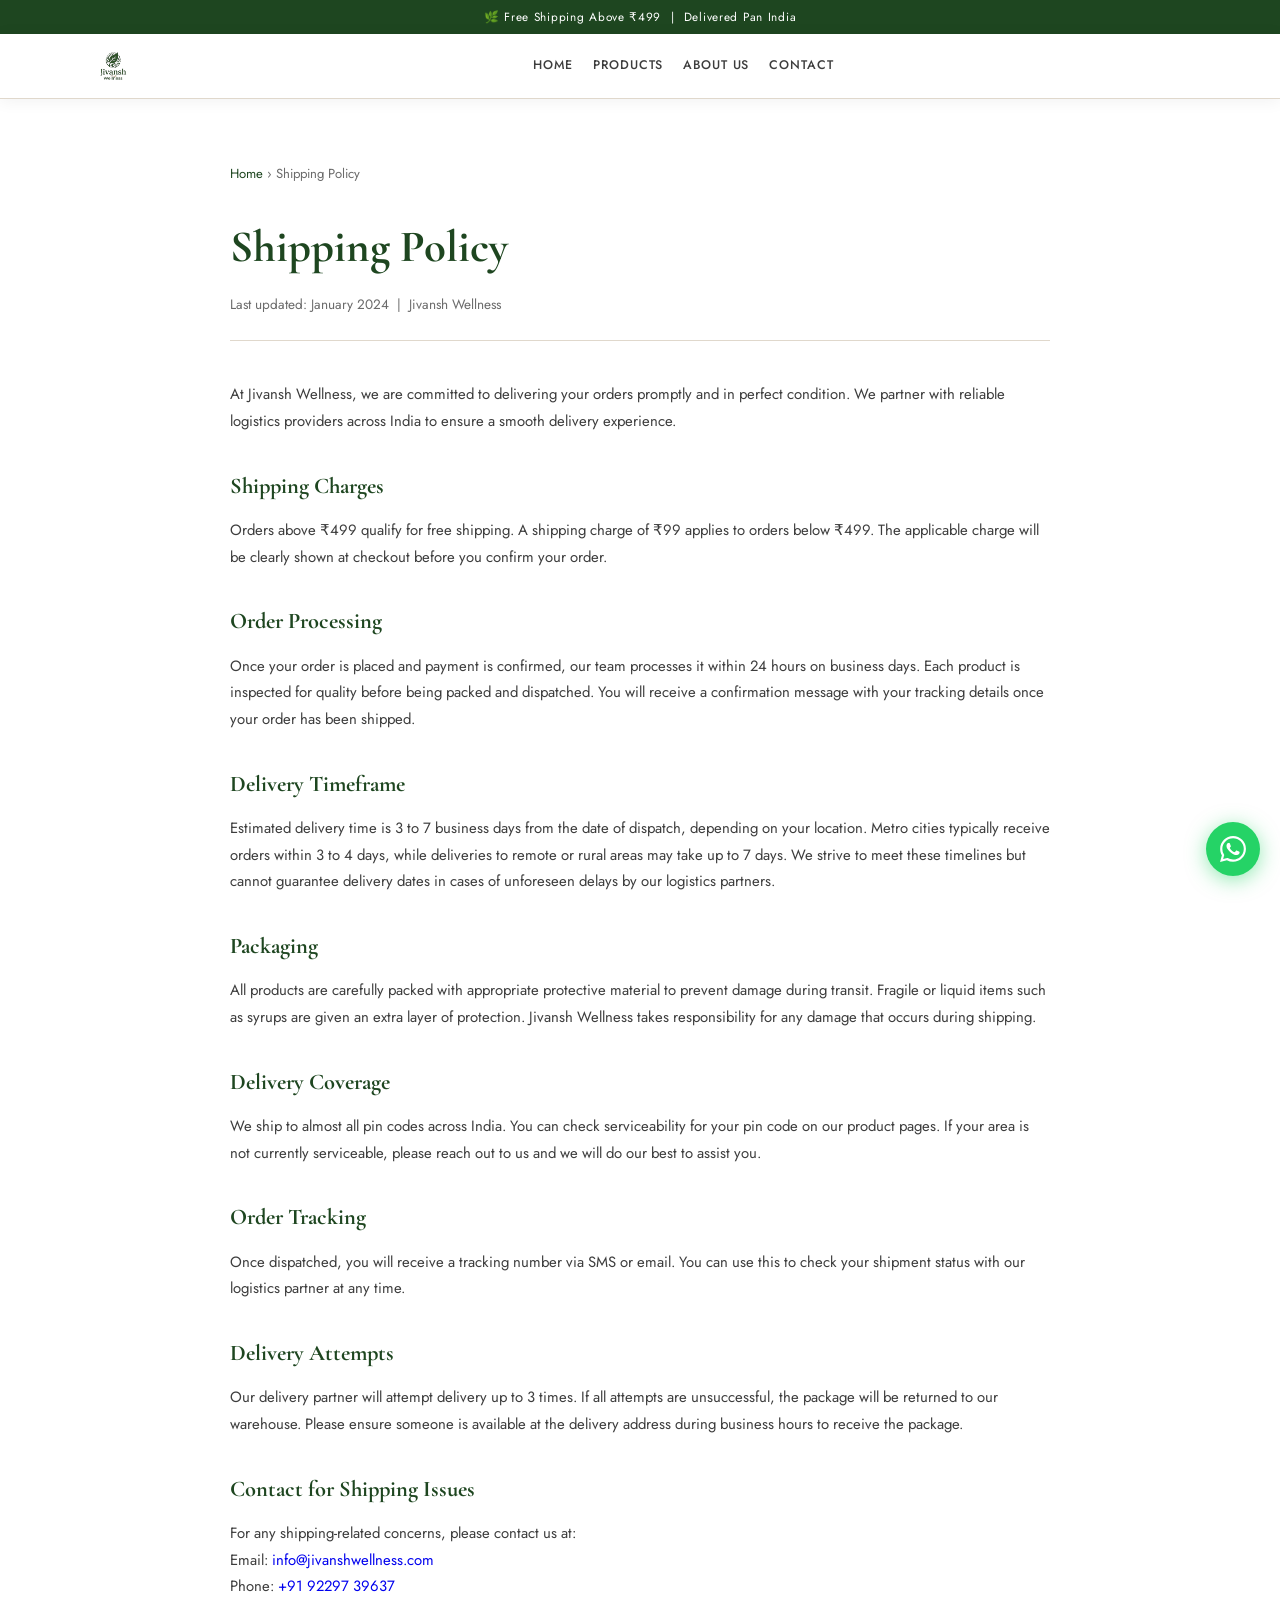
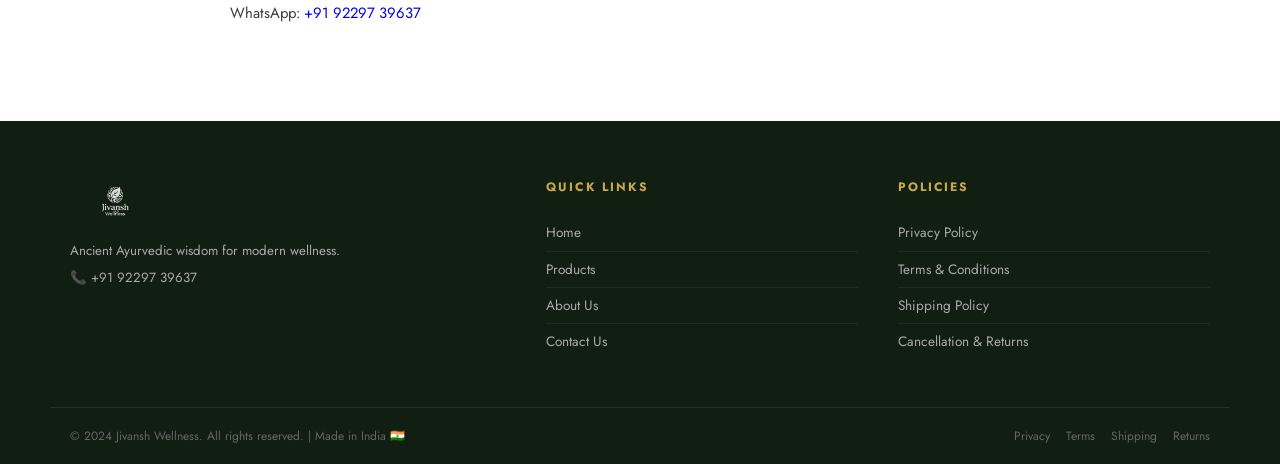
<file: shipping-policy.html>
<!DOCTYPE html>
<html lang="en">
<head>
  <meta charset="UTF-8"/><meta name="viewport" content="width=device-width, initial-scale=1.0"/>
  <title>Shipping Policy – Jivansh Wellness</title>
  <link href="https://fonts.googleapis.com/css2?family=Cormorant+Garamond:wght@400;600;700&family=Jost:wght@400;500;600&display=swap" rel="stylesheet">
  <link rel="stylesheet" href="assets/css/shared.css">
</head>
<body>
<div class="announcement-bar">🌿 Free Shipping Above ₹499 &nbsp;|&nbsp; Delivered Pan India</div>
<header id="main-header">
  <div class="header-inner">
    <a href="index.html" class="logo"><img src="assets/images/logo.png" alt="Jivansh Wellness" class="logo-img"></a>
    <nav class="desktop-nav"><a href="index.html">Home</a><a href="products.html">Products</a><a href="about.html">About Us</a><a href="contact.html">Contact</a></nav>
    <div class="header-actions"><button class="hamburger" id="hamburger"><span></span><span></span><span></span></button></div>
  </div>
  <div class="mobile-nav" id="mobile-nav"><a href="index.html" onclick="closeMobileNav()">Home</a><a href="products.html" onclick="closeMobileNav()">Products</a><a href="about.html" onclick="closeMobileNav()">About Us</a><a href="contact.html" onclick="closeMobileNav()">Contact</a><a href="products.html" class="mobile-cta" onclick="closeMobileNav()">Shop Now</a></div>
</header>
<section class="policy-page">
  <div class="container" style="max-width:860px;">
    <p class="policy-breadcrumb"><a href="index.html">Home</a> › Shipping Policy</p>
    <h1>Shipping Policy</h1>
    <p class="policy-meta">Last updated: January 2024 &nbsp;|&nbsp; Jivansh Wellness</p>
    <div class="policy-body">
      <p>At Jivansh Wellness, we are committed to delivering your orders promptly and in perfect condition. We partner with reliable logistics providers across India to ensure a smooth delivery experience.</p>

      <h2>Shipping Charges</h2>
      <p>Orders above ₹499 qualify for free shipping. A shipping charge of ₹99 applies to orders below ₹499. The applicable charge will be clearly shown at checkout before you confirm your order.</p>

      <h2>Order Processing</h2>
      <p>Once your order is placed and payment is confirmed, our team processes it within 24 hours on business days. Each product is inspected for quality before being packed and dispatched. You will receive a confirmation message with your tracking details once your order has been shipped.</p>

      <h2>Delivery Timeframe</h2>
      <p>Estimated delivery time is 3 to 7 business days from the date of dispatch, depending on your location. Metro cities typically receive orders within 3 to 4 days, while deliveries to remote or rural areas may take up to 7 days. We strive to meet these timelines but cannot guarantee delivery dates in cases of unforeseen delays by our logistics partners.</p>

      <h2>Packaging</h2>
      <p>All products are carefully packed with appropriate protective material to prevent damage during transit. Fragile or liquid items such as syrups are given an extra layer of protection. Jivansh Wellness takes responsibility for any damage that occurs during shipping.</p>

      <h2>Delivery Coverage</h2>
      <p>We ship to almost all pin codes across India. You can check serviceability for your pin code on our product pages. If your area is not currently serviceable, please reach out to us and we will do our best to assist you.</p>

      <h2>Order Tracking</h2>
      <p>Once dispatched, you will receive a tracking number via SMS or email. You can use this to check your shipment status with our logistics partner at any time.</p>

      <h2>Delivery Attempts</h2>
      <p>Our delivery partner will attempt delivery up to 3 times. If all attempts are unsuccessful, the package will be returned to our warehouse. Please ensure someone is available at the delivery address during business hours to receive the package.</p>

      <h2>Contact for Shipping Issues</h2>
      <p>For any shipping-related concerns, please contact us at:<br>
      Email: <a href="mailto:info@jivanshwellness.com">info@jivanshwellness.com</a><br>
      Phone: <a href="tel:+919229739637">+91 92297 39637</a><br>
      WhatsApp: <a href="https://wa.me/919229739637">+91 92297 39637</a></p>
    </div>
  </div>
</section>
<footer><div class="footer-inner"><div class="footer-brand"><img src="assets/images/logo.png" alt="Jivansh Wellness" class="footer-logo"/><p>Ancient Ayurvedic wisdom for modern wellness.</p><p>📞 +91 92297 39637</p></div><div class="footer-col"><h4>Quick Links</h4><a href="index.html">Home</a><a href="products.html">Products</a><a href="about.html">About Us</a><a href="contact.html">Contact Us</a></div><div class="footer-col"><h4>Policies</h4><a href="privacy-policy.html">Privacy Policy</a><a href="terms.html">Terms &amp; Conditions</a><a href="shipping-policy.html">Shipping Policy</a><a href="cancellation-policy.html">Cancellation &amp; Returns</a></div></div><div class="footer-bottom"><p>© 2024 Jivansh Wellness. All rights reserved. | Made in India 🇮🇳</p><div class="footer-legal"><a href="privacy-policy.html">Privacy</a><a href="terms.html">Terms</a><a href="shipping-policy.html">Shipping</a><a href="cancellation-policy.html">Returns</a></div></div></footer>
<a href="https://wa.me/919229739637" target="_blank" class="whatsapp-float"><svg width="26" height="26" viewBox="0 0 24 24" fill="white"><path d="M17.472 14.382c-.297-.149-1.758-.867-2.03-.967-.273-.099-.471-.148-.67.15-.197.297-.767.966-.94 1.164-.173.199-.347.223-.644.075-.297-.15-1.255-.463-2.39-1.475-.883-.788-1.48-1.761-1.653-2.059-.173-.297-.018-.458.13-.606.134-.133.298-.347.446-.52.149-.174.198-.298.298-.497.099-.198.05-.371-.025-.52-.075-.149-.669-1.612-.916-2.207-.242-.579-.487-.5-.669-.51-.173-.008-.371-.01-.57-.01-.198 0-.52.074-.792.372-.272.297-1.04 1.016-1.04 2.479 0 1.462 1.065 2.875 1.213 3.074.149.198 2.096 3.2 5.077 4.487.709.306 1.262.489 1.694.625.712.227 1.36.195 1.871.118.571-.085 1.758-.719 2.006-1.413.248-.694.248-1.289.173-1.413-.074-.124-.272-.198-.57-.347m-5.421 7.403h-.004a9.87 9.87 0 01-5.031-1.378l-.361-.214-3.741.982.998-3.648-.235-.374a9.86 9.86 0 01-1.51-5.26c.001-5.45 4.436-9.884 9.888-9.884 2.64 0 5.122 1.03 6.988 2.898a9.825 9.825 0 012.893 6.994c-.003 5.45-4.437 9.884-9.885 9.884m8.413-18.297A11.815 11.815 0 0012.05 0C5.495 0 .16 5.335.157 11.892c0 2.096.547 4.142 1.588 5.945L.057 24l6.305-1.654a11.882 11.882 0 005.683 1.448h.005c6.554 0 11.89-5.335 11.893-11.893a11.821 11.821 0 00-3.48-8.413Z"/></svg></a>
<script src="assets/js/main.js"></script>
</body></html>
</file>
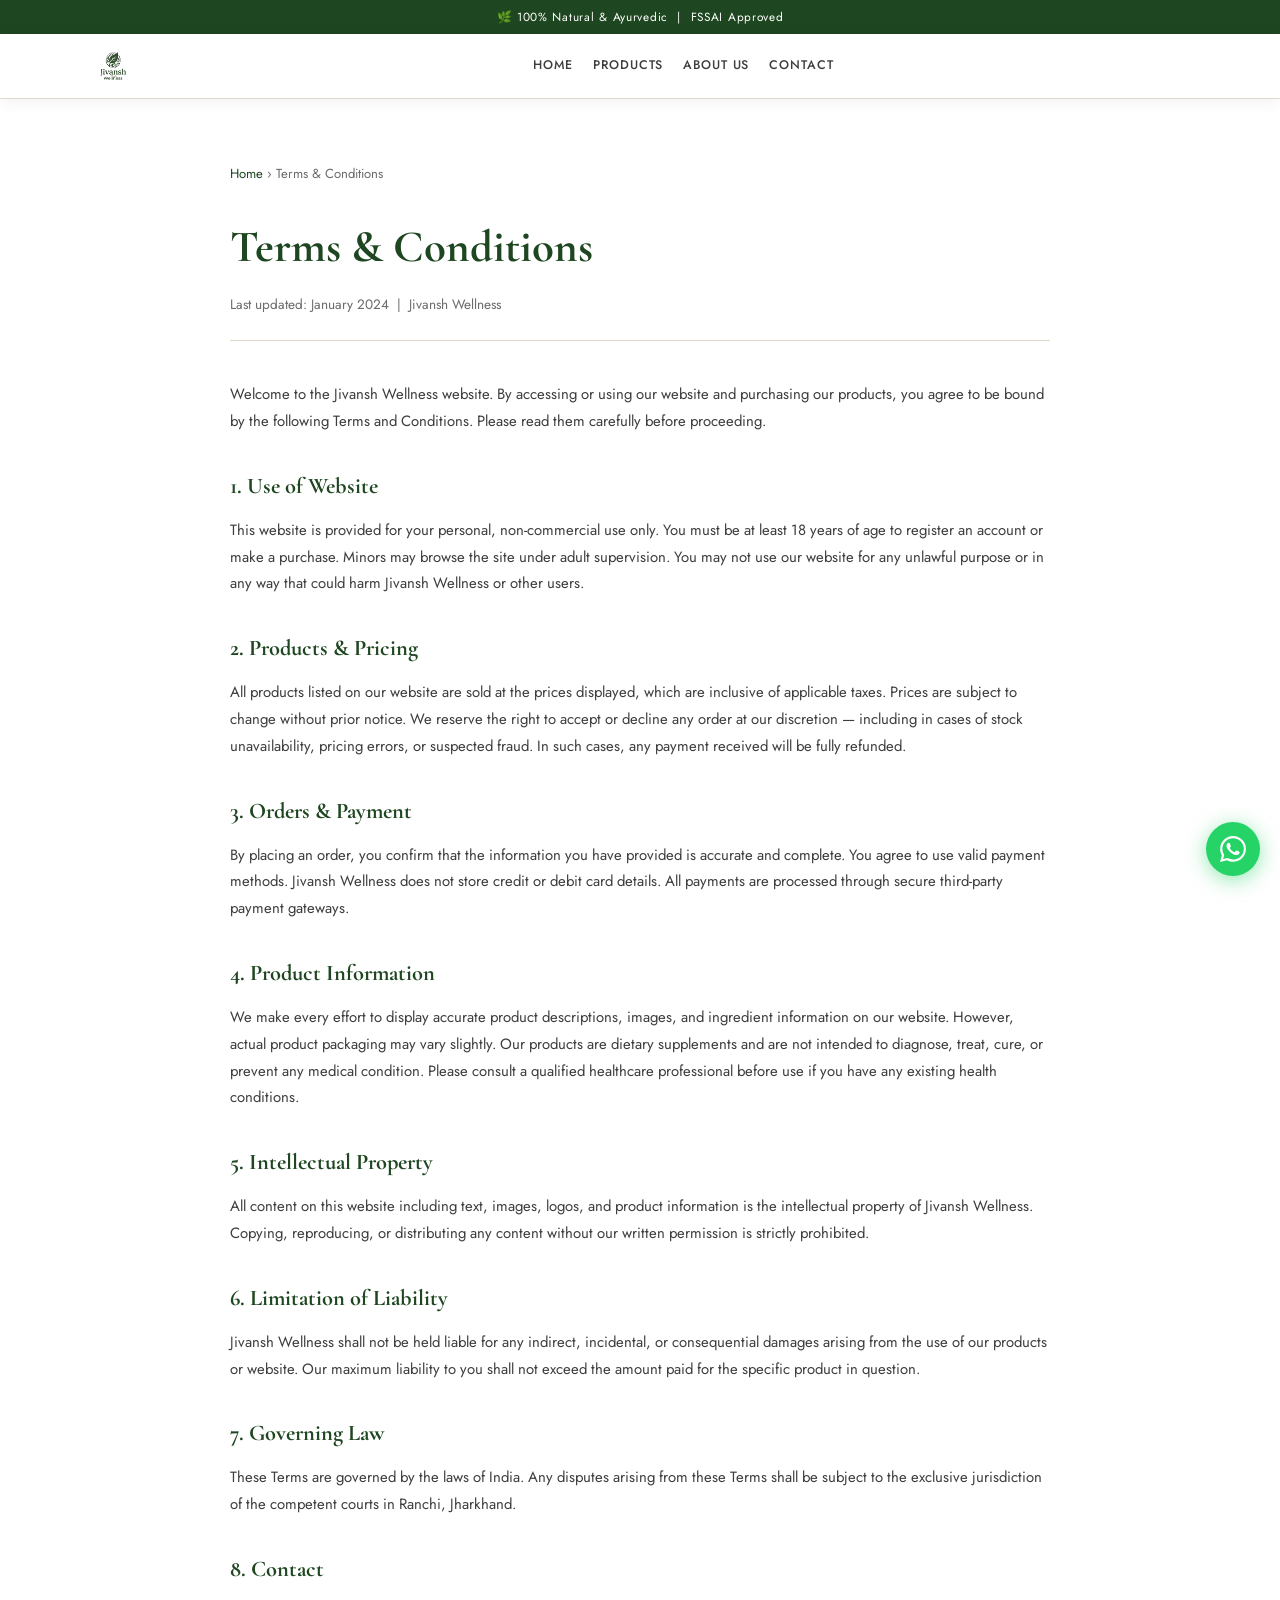
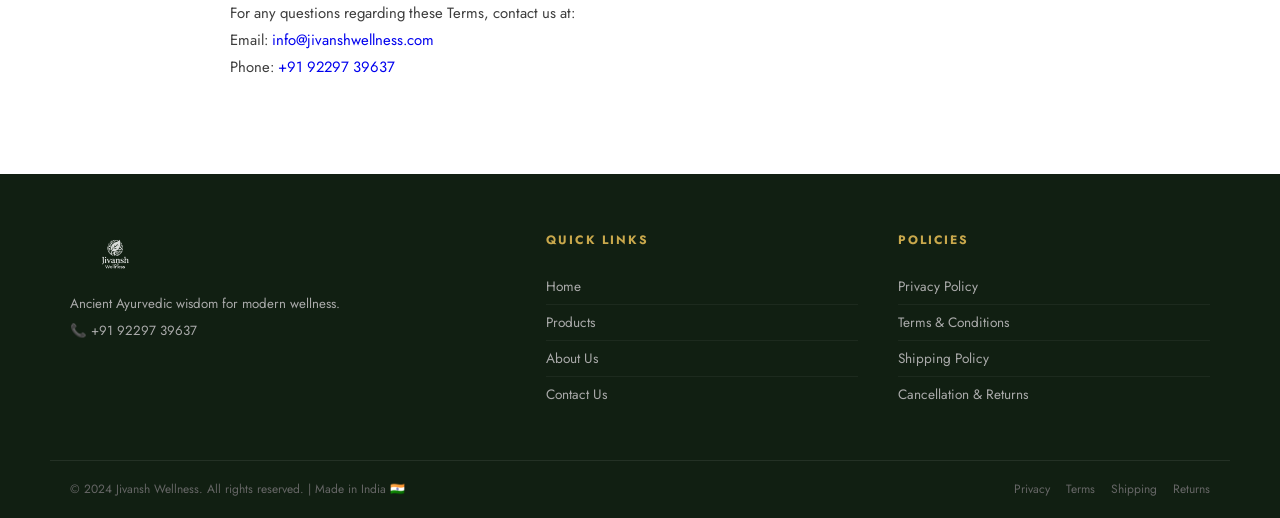
<file: terms.html>
<!DOCTYPE html>
<html lang="en">
<head>
  <meta charset="UTF-8"/><meta name="viewport" content="width=device-width, initial-scale=1.0"/>
  <title>Terms & Conditions – Jivansh Wellness</title>
  <link href="https://fonts.googleapis.com/css2?family=Cormorant+Garamond:wght@400;600;700&family=Jost:wght@400;500;600&display=swap" rel="stylesheet">
  <link rel="stylesheet" href="assets/css/shared.css">
</head>
<body>
<div class="announcement-bar">🌿 100% Natural & Ayurvedic &nbsp;|&nbsp; FSSAI Approved</div>
<header id="main-header">
  <div class="header-inner">
    <a href="index.html" class="logo"><img src="assets/images/logo.png" alt="Jivansh Wellness" class="logo-img"></a>
    <nav class="desktop-nav"><a href="index.html">Home</a><a href="products.html">Products</a><a href="about.html">About Us</a><a href="contact.html">Contact</a></nav>
    <div class="header-actions"><button class="hamburger" id="hamburger"><span></span><span></span><span></span></button></div>
  </div>
  <div class="mobile-nav" id="mobile-nav"><a href="index.html" onclick="closeMobileNav()">Home</a><a href="products.html" onclick="closeMobileNav()">Products</a><a href="about.html" onclick="closeMobileNav()">About Us</a><a href="contact.html" onclick="closeMobileNav()">Contact</a><a href="products.html" class="mobile-cta" onclick="closeMobileNav()">Shop Now</a></div>
</header>
<section class="policy-page">
  <div class="container" style="max-width:860px;">
    <p class="policy-breadcrumb"><a href="index.html">Home</a> › Terms &amp; Conditions</p>
    <h1>Terms &amp; Conditions</h1>
    <p class="policy-meta">Last updated: January 2024 &nbsp;|&nbsp; Jivansh Wellness</p>
    <div class="policy-body">
      <p>Welcome to the Jivansh Wellness website. By accessing or using our website and purchasing our products, you agree to be bound by the following Terms and Conditions. Please read them carefully before proceeding.</p>
      <h2>1. Use of Website</h2>
      <p>This website is provided for your personal, non-commercial use only. You must be at least 18 years of age to register an account or make a purchase. Minors may browse the site under adult supervision. You may not use our website for any unlawful purpose or in any way that could harm Jivansh Wellness or other users.</p>
      <h2>2. Products & Pricing</h2>
      <p>All products listed on our website are sold at the prices displayed, which are inclusive of applicable taxes. Prices are subject to change without prior notice. We reserve the right to accept or decline any order at our discretion — including in cases of stock unavailability, pricing errors, or suspected fraud. In such cases, any payment received will be fully refunded.</p>
      <h2>3. Orders & Payment</h2>
      <p>By placing an order, you confirm that the information you have provided is accurate and complete. You agree to use valid payment methods. Jivansh Wellness does not store credit or debit card details. All payments are processed through secure third-party payment gateways.</p>
      <h2>4. Product Information</h2>
      <p>We make every effort to display accurate product descriptions, images, and ingredient information on our website. However, actual product packaging may vary slightly. Our products are dietary supplements and are not intended to diagnose, treat, cure, or prevent any medical condition. Please consult a qualified healthcare professional before use if you have any existing health conditions.</p>
      <h2>5. Intellectual Property</h2>
      <p>All content on this website including text, images, logos, and product information is the intellectual property of Jivansh Wellness. Copying, reproducing, or distributing any content without our written permission is strictly prohibited.</p>
      <h2>6. Limitation of Liability</h2>
      <p>Jivansh Wellness shall not be held liable for any indirect, incidental, or consequential damages arising from the use of our products or website. Our maximum liability to you shall not exceed the amount paid for the specific product in question.</p>
      <h2>7. Governing Law</h2>
      <p>These Terms are governed by the laws of India. Any disputes arising from these Terms shall be subject to the exclusive jurisdiction of the competent courts in Ranchi, Jharkhand.</p>
      <h2>8. Contact</h2>
      <p>For any questions regarding these Terms, contact us at:<br>
      Email: <a href="mailto:info@jivanshwellness.com">info@jivanshwellness.com</a><br>
      Phone: <a href="tel:+919229739637">+91 92297 39637</a></p>
    </div>
  </div>
</section>
<footer><div class="footer-inner"><div class="footer-brand"><img src="assets/images/logo.png" alt="Jivansh Wellness" class="footer-logo"/><p>Ancient Ayurvedic wisdom for modern wellness.</p><p>📞 +91 92297 39637</p></div><div class="footer-col"><h4>Quick Links</h4><a href="index.html">Home</a><a href="products.html">Products</a><a href="about.html">About Us</a><a href="contact.html">Contact Us</a></div><div class="footer-col"><h4>Policies</h4><a href="privacy-policy.html">Privacy Policy</a><a href="terms.html">Terms &amp; Conditions</a><a href="shipping-policy.html">Shipping Policy</a><a href="cancellation-policy.html">Cancellation &amp; Returns</a></div></div><div class="footer-bottom"><p>© 2024 Jivansh Wellness. All rights reserved. | Made in India 🇮🇳</p><div class="footer-legal"><a href="privacy-policy.html">Privacy</a><a href="terms.html">Terms</a><a href="shipping-policy.html">Shipping</a><a href="cancellation-policy.html">Returns</a></div></div></footer>
<a href="https://wa.me/919229739637" target="_blank" class="whatsapp-float"><svg width="26" height="26" viewBox="0 0 24 24" fill="white"><path d="M17.472 14.382c-.297-.149-1.758-.867-2.03-.967-.273-.099-.471-.148-.67.15-.197.297-.767.966-.94 1.164-.173.199-.347.223-.644.075-.297-.15-1.255-.463-2.39-1.475-.883-.788-1.48-1.761-1.653-2.059-.173-.297-.018-.458.13-.606.134-.133.298-.347.446-.52.149-.174.198-.298.298-.497.099-.198.05-.371-.025-.52-.075-.149-.669-1.612-.916-2.207-.242-.579-.487-.5-.669-.51-.173-.008-.371-.01-.57-.01-.198 0-.52.074-.792.372-.272.297-1.04 1.016-1.04 2.479 0 1.462 1.065 2.875 1.213 3.074.149.198 2.096 3.2 5.077 4.487.709.306 1.262.489 1.694.625.712.227 1.36.195 1.871.118.571-.085 1.758-.719 2.006-1.413.248-.694.248-1.289.173-1.413-.074-.124-.272-.198-.57-.347m-5.421 7.403h-.004a9.87 9.87 0 01-5.031-1.378l-.361-.214-3.741.982.998-3.648-.235-.374a9.86 9.86 0 01-1.51-5.26c.001-5.45 4.436-9.884 9.888-9.884 2.64 0 5.122 1.03 6.988 2.898a9.825 9.825 0 012.893 6.994c-.003 5.45-4.437 9.884-9.885 9.884m8.413-18.297A11.815 11.815 0 0012.05 0C5.495 0 .16 5.335.157 11.892c0 2.096.547 4.142 1.588 5.945L.057 24l6.305-1.654a11.882 11.882 0 005.683 1.448h.005c6.554 0 11.89-5.335 11.893-11.893a11.821 11.821 0 00-3.48-8.413Z"/></svg></a>
<script src="assets/js/main.js"></script>
</body></html>
</file>
<file: assets/css/shared.css>
/* ═══════════════════════════════════════════════
   JIVANSH WELLNESS – SHARED STYLES (ALL PAGES)
═══════════════════════════════════════════════ */
:root {
  --green-dark: #1e4620;
  --green-mid: #2d6a30;
  --green-light: #4a8f4e;
  --gold: #c9a84c;
  --gold-light: #e8c96e;
  --cream: #faf7f2;
  --cream-dark: #f2ece0;
  --white: #ffffff;
  --text-dark: #1a1a1a;
  --text-mid: #3d3d3d;
  --text-muted: #6b6b6b;
  --border: #e0d8cc;
  --shadow: 0 4px 24px rgba(0,0,0,0.08);
  --shadow-lg: 0 8px 48px rgba(0,0,0,0.12);
  --radius: 12px;
  --radius-sm: 6px;
  --transition: 0.25s ease;
}
*, *::before, *::after { box-sizing: border-box; margin: 0; padding: 0; }
html { scroll-behavior: smooth; }
body { font-family: 'Jost', sans-serif; background: var(--cream); color: var(--text-dark); line-height: 1.7; overflow-x: hidden; width: 100%; }
img { max-width: 100%; height: auto; display: block; }
a { text-decoration: none; }
.container { max-width: 1180px; margin: 0 auto; padding: 0 20px; }

/* BUTTONS */
.btn-primary {
  display: inline-flex; align-items: center; justify-content: center; gap: 8px;
  background: var(--green-dark); color: #fff; font-family: 'Jost', sans-serif;
  font-weight: 600; font-size: 0.95rem; letter-spacing: 0.04em;
  padding: 14px 28px; border-radius: 4px; border: 2px solid var(--green-dark);
  cursor: pointer; transition: background var(--transition), transform 0.15s; white-space: nowrap;
}
.btn-primary:hover { background: var(--green-mid); border-color: var(--green-mid); transform: translateY(-1px); }
.btn-full { width: 100%; }
.btn-lg { padding: 16px 40px; font-size: 1rem; }
.mt20 { margin-top: 20px; }

/* SECTION COMMON */
.section-tag { display: inline-block; font-size: 0.7rem; font-weight: 700; letter-spacing: 0.22em; text-transform: uppercase; color: var(--gold); margin-bottom: 8px; }
.section-title { font-family: 'Cormorant Garamond', serif; font-size: clamp(1.7rem, 4vw, 2.6rem); font-weight: 600; color: var(--green-dark); line-height: 1.25; margin-bottom: 12px; }
.section-subtitle { font-size: 0.97rem; color: var(--text-muted); max-width: 600px; margin-bottom: 40px; line-height: 1.7; }

/* ANNOUNCEMENT BAR */
.announcement-bar { background: var(--green-dark); color: #fff; text-align: center; font-size: 0.74rem; letter-spacing: 0.06em; padding: 8px 16px; line-height: 1.5; }

/* HEADER */
#main-header {
  background: rgba(255,255,255,0.98);
  border-bottom: 1px solid var(--border);
  position: sticky; top: 0; z-index: 200;
  box-shadow: 0 2px 16px rgba(0,0,0,0.06);
  transition: background 0.3s ease, backdrop-filter 0.3s ease, box-shadow 0.3s ease;
}
#main-header.scrolled {
  background: rgba(255,255,255,0.85);
  backdrop-filter: blur(16px);
  -webkit-backdrop-filter: blur(16px);
  box-shadow: 0 4px 24px rgba(0,0,0,0.1);
}
.header-inner { max-width: 1180px; margin: 0 auto; padding: 0 20px; height: 64px; display: flex; align-items: center; justify-content: space-between; gap: 16px; }
.logo { flex-shrink: 0; }
.logo-img { height: 46px; width: auto; object-fit: contain; }
.desktop-nav { display: flex; align-items: center; gap: 2px; flex: 1; justify-content: center; }
.desktop-nav a { font-size: 0.78rem; font-weight: 500; letter-spacing: 0.07em; text-transform: uppercase; color: var(--text-mid); padding: 6px 9px; border-radius: 3px; transition: color var(--transition), background var(--transition); white-space: nowrap; }
.desktop-nav a:hover, .desktop-nav a.active { color: var(--green-dark); background: rgba(45,106,48,0.07); }
.header-actions { display: flex; align-items: center; gap: 8px; flex-shrink: 0; }
.btn-whatsapp-header { display: flex; align-items: center; gap: 6px; background: #25d366; color: #fff; font-size: 0.76rem; font-weight: 600; padding: 8px 12px; border-radius: 4px; transition: background var(--transition); white-space: nowrap; }
.btn-whatsapp-header:hover { background: #128c4a; }
.hamburger { display: none; flex-direction: column; gap: 5px; background: none; border: none; cursor: pointer; padding: 6px; flex-shrink: 0; }
.hamburger span { display: block; width: 24px; height: 2.5px; background: var(--green-dark); border-radius: 2px; transition: var(--transition); }
.mobile-nav { display: none; flex-direction: column; background: #fff; border-top: 1px solid var(--border); padding: 12px 20px 20px; }
.mobile-nav.open { display: flex; }
.mobile-nav a { padding: 12px 0; font-size: 0.92rem; font-weight: 500; color: var(--text-mid); border-bottom: 1px solid var(--border); }
.mobile-nav a:last-child { border-bottom: none; }
.mobile-cta { margin-top: 14px; background: var(--green-dark) !important; color: #fff !important; text-align: center; padding: 14px !important; border-radius: 4px; border-bottom: none !important; font-weight: 600; }

/* FOOTER */
footer { background: #111f12; color: #ccc; padding: 56px 0 0; }
.footer-inner { max-width: 1180px; margin: 0 auto; padding: 0 20px 48px; display: grid; grid-template-columns: 1.4fr 1fr 1fr; gap: 40px; }
.footer-logo { height: 48px; width: auto; object-fit: contain; margin-bottom: 14px; filter: brightness(0) invert(1); opacity: 0.85; }
.footer-brand p { font-size: 0.83rem; line-height: 1.8; color: #aaa; margin-bottom: 3px; }
.footer-col h4 { font-size: 0.76rem; font-weight: 700; letter-spacing: 0.15em; text-transform: uppercase; color: var(--gold); margin-bottom: 18px; }
.footer-col { display: flex; flex-direction: column; }
.footer-col a { font-size: 0.85rem; color: #aaa; padding: 6px 0; border-bottom: 1px solid rgba(255,255,255,0.05); transition: color var(--transition); }
.footer-col a:last-child { border-bottom: none; }
.footer-col a:hover { color: #fff; }
.footer-bottom { border-top: 1px solid rgba(255,255,255,0.08); padding: 18px 20px; max-width: 1180px; margin: 0 auto; display: flex; justify-content: space-between; align-items: center; flex-wrap: wrap; gap: 10px; }
.footer-bottom p { font-size: 0.75rem; color: #666; }
.footer-legal { display: flex; gap: 16px; flex-wrap: wrap; }
.footer-legal a { font-size: 0.75rem; color: #666; transition: color var(--transition); }
.footer-legal a:hover { color: #aaa; }

/* WHATSAPP FLOAT */
.whatsapp-float { position: fixed; right: 20px; bottom: 24px; width: 54px; height: 54px; background: #25d366; border-radius: 50%; display: flex; align-items: center; justify-content: center; box-shadow: 0 4px 20px rgba(37,211,102,0.5); z-index: 999; transition: transform var(--transition), box-shadow var(--transition); }
.whatsapp-float:hover { transform: scale(1.1); box-shadow: 0 6px 28px rgba(37,211,102,0.6); }

/* STICKY BUY BAR */
.sticky-buy-bar { position: fixed; bottom: 0; left: 0; right: 0; background: var(--green-dark); color: #fff; z-index: 1000; padding: 10px 20px; transform: translateY(100%); transition: transform 0.3s ease; box-shadow: 0 -4px 20px rgba(0,0,0,0.25); }
.sticky-buy-bar.visible { transform: translateY(0); }
.sticky-inner { max-width: 1180px; margin: 0 auto; display: flex; align-items: center; justify-content: space-between; gap: 14px; }
.sticky-product { display: flex; flex-direction: column; }
.sticky-name { font-weight: 700; font-size: 0.88rem; }
.sticky-price { display: flex; align-items: center; gap: 8px; }
.sticky-now { font-size: 1.4rem; font-weight: 800; color: var(--gold-light); }
.sticky-was { font-size: 0.88rem; color: rgba(255,255,255,0.5); }
.sticky-btn { padding: 11px 24px; background: var(--gold); border-color: var(--gold); color: var(--green-dark); font-weight: 700; }
.sticky-btn:hover { background: var(--gold-light); }

/* POLICY PAGE STYLES */
.policy-page { padding: 64px 0 80px; background: var(--white); }
.policy-page h1 { font-family: 'Cormorant Garamond', serif; font-size: clamp(2rem, 4vw, 2.8rem); color: var(--green-dark); margin-bottom: 8px; }
.policy-meta { font-size: 0.85rem; color: var(--text-muted); margin-bottom: 40px; padding-bottom: 24px; border-bottom: 1px solid var(--border); }
.policy-body h2 { font-family: 'Cormorant Garamond', serif; font-size: 1.4rem; color: var(--green-dark); margin: 32px 0 12px; }
.policy-body h3 { font-size: 1rem; font-weight: 700; color: var(--text-dark); margin: 24px 0 8px; }
.policy-body p { font-size: 0.93rem; color: var(--text-mid); line-height: 1.8; margin-bottom: 14px; }
.policy-body ul { padding-left: 20px; margin-bottom: 14px; }
.policy-body ul li { font-size: 0.93rem; color: var(--text-mid); line-height: 1.8; margin-bottom: 6px; }
.policy-breadcrumb { font-size: 0.82rem; color: var(--text-muted); margin-bottom: 24px; }
.policy-breadcrumb a { color: var(--green-dark); }
.policy-breadcrumb a:hover { text-decoration: underline; }

/* RESPONSIVE SHARED */
@media (max-width: 768px) {
  .desktop-nav { display: none; }
  .btn-whatsapp-header { display: none; }
  .hamburger { display: flex; }
  .header-inner { height: 58px; padding: 0 16px; }
  .logo-img { height: 38px; }
  .footer-inner { grid-template-columns: 1fr; gap: 28px; padding: 0 16px 40px; }
  .footer-bottom { flex-direction: column; text-align: center; padding: 16px; }
  .footer-legal { justify-content: center; gap: 10px; }
  .sticky-inner { gap: 8px; }
  .sticky-product { display: none; }
  .sticky-price { flex: 1; }
  .whatsapp-float { right: 14px; bottom: 20px; width: 50px; height: 50px; }
}
@media (max-width: 480px) {
  .container { padding: 0 14px; }
  .announcement-bar { font-size: 0.66rem; padding: 6px 12px; }
  .policy-page { padding: 40px 0 60px; }
}
</file>
<file: assets/css/home.css>
/* HOME PAGE STYLES */
.hero { background: linear-gradient(135deg, #f0ede6 0%, #e8f5e9 60%, #f9f6f0 100%); padding: 48px 0 0; }
.hero-inner { max-width: 1180px; margin: 0 auto; padding: 0 20px; display: grid; grid-template-columns: 1fr 1fr; gap: 48px; align-items: center; }
.hero-badge { display: inline-block; background: rgba(30,70,32,0.1); color: var(--green-dark); font-size: 0.78rem; font-weight: 600; letter-spacing: 0.1em; text-transform: uppercase; padding: 6px 16px; border-radius: 20px; margin-bottom: 16px; border: 1px solid rgba(30,70,32,0.2); }
.hero-title { font-family: 'Cormorant Garamond', serif; font-size: clamp(2rem, 4vw, 3.2rem); font-weight: 700; color: var(--text-dark); line-height: 1.2; margin-bottom: 16px; }
.hero-title span { color: var(--green-dark); }
.hero-sub { font-size: 1rem; color: var(--text-mid); margin-bottom: 14px; line-height: 1.6; }
.hero-trust-badges { display: flex; flex-wrap: wrap; gap: 8px; margin-bottom: 20px; }
.hero-trust-badges span { font-size: 0.74rem; font-weight: 500; color: var(--green-dark); background: rgba(30,70,32,0.07); padding: 4px 12px; border-radius: 20px; }
.hero-price-box { display: flex; align-items: center; gap: 14px; margin-bottom: 14px; flex-wrap: wrap; }
.price-info { display: flex; align-items: center; gap: 10px; }
.price-now { font-size: 2.2rem; font-weight: 800; color: var(--green-dark); line-height: 1; }
.price-mrp { font-size: 1.05rem; color: var(--text-muted); }
.price-save { background: #e74c3c; color: #fff; font-size: 0.75rem; font-weight: 700; padding: 4px 10px; border-radius: 4px; }
.hero-bullets { display: flex; flex-wrap: wrap; gap: 7px; margin-bottom: 24px; }
.hero-bullets span { font-size: 0.79rem; font-weight: 500; color: var(--green-dark); background: #fff; border: 1px solid var(--border); padding: 5px 12px; border-radius: 20px; }
.hero-cta { display: flex; gap: 12px; flex-wrap: wrap; margin-bottom: 14px; }
.btn-outline { display: inline-flex; align-items: center; justify-content: center; padding: 14px 28px; border: 2px solid var(--green-dark); color: var(--green-dark); font-weight: 600; font-size: 0.95rem; border-radius: 4px; transition: all var(--transition); }
.btn-outline:hover { background: var(--green-dark); color: #fff; }
.hero-support { font-size: 0.8rem; color: var(--text-muted); }
.hero-image { display: flex; justify-content: center; align-items: center; }
.hero-image img { width: 100%; max-width: 440px; border-radius: var(--radius); box-shadow: var(--shadow-lg); object-fit: cover; aspect-ratio: 3/4; }
.trust-strip { display: flex; justify-content: center; flex-wrap: wrap; background: var(--green-dark); margin-top: 48px; padding: 14px 20px; }
.trust-item { display: flex; align-items: center; gap: 7px; color: #fff; font-size: 0.8rem; font-weight: 500; padding: 6px 20px; border-right: 1px solid rgba(255,255,255,0.2); }
.trust-item:last-child { border-right: none; }
.t-icon { font-size: 1rem; }

/* WHY */
.why-section { padding: 72px 0; background: var(--white); }
.why-grid { display: grid; grid-template-columns: 1fr 1fr; gap: 56px; align-items: start; }
.why-img { width: 100%; border-radius: var(--radius); box-shadow: var(--shadow); object-fit: cover; aspect-ratio: 3/4; max-height: 600px; }
.struggling-box { background: #fff4f4; border: 1px solid #fdd; border-radius: var(--radius-sm); padding: 18px 20px; margin-bottom: 18px; }
.struggling-box h3 { color: #c0392b; font-size: 0.95rem; font-weight: 700; margin-bottom: 10px; }
.struggle-list { list-style: none; }
.struggle-list li { padding: 4px 0; font-size: 0.92rem; color: var(--text-mid); }
.gut-statement { margin-bottom: 18px; }
.gut-statement p { font-size: 0.95rem; color: var(--text-mid); line-height: 1.7; }
.gut-statement p:first-child { font-size: 1.05rem; color: var(--text-dark); margin-bottom: 6px; }
.helps-box { background: #f0f8f0; border: 1px solid #c8e6c9; border-radius: var(--radius-sm); padding: 18px 20px; margin-bottom: 14px; }
.helps-box h3 { color: var(--green-dark); font-size: 0.95rem; font-weight: 700; margin-bottom: 10px; }
.helps-list { list-style: none; }
.helps-list li { padding: 4px 0; font-size: 0.92rem; color: var(--text-mid); }
.no-chemicals { font-size: 0.95rem; font-weight: 700; color: var(--green-dark); }

/* PRODUCTS HOME */
.products-home-section { padding: 72px 0; background: var(--cream); }
.products-grid { display: grid; grid-template-columns: repeat(3, 1fr); gap: 24px; }
.product-card { background: var(--white); border: 1px solid var(--border); border-radius: var(--radius); overflow: hidden; box-shadow: var(--shadow); transition: transform var(--transition), box-shadow var(--transition); }
.product-card:hover { transform: translateY(-4px); box-shadow: var(--shadow-lg); }
.product-img-wrap { position: relative; overflow: hidden; }
.product-img-wrap img { width: 100%; aspect-ratio: 3/4; object-fit: cover; transition: transform 0.4s ease; }
.product-card:hover .product-img-wrap img { transform: scale(1.04); }
.product-badge { position: absolute; top: 12px; left: 12px; background: #e74c3c; color: #fff; font-size: 0.72rem; font-weight: 700; padding: 4px 10px; border-radius: 4px; }
.product-card-body { padding: 20px; }
.product-card-body h3 { font-family: 'Cormorant Garamond', serif; font-size: 1.3rem; color: var(--green-dark); margin-bottom: 4px; }
.product-card-body p { font-size: 0.82rem; color: var(--text-muted); margin-bottom: 12px; }
.product-price-row { display: flex; align-items: center; gap: 10px; margin-bottom: 16px; }
.pc-price { font-size: 1.4rem; font-weight: 800; color: var(--green-dark); }
.pc-mrp { font-size: 0.9rem; color: var(--text-muted); }

/* INGREDIENTS */
.ingredients-section { padding: 72px 0; background: var(--white); }
.ingredients-layout { display: grid; grid-template-columns: 1fr 1.4fr; gap: 56px; align-items: start; margin-bottom: 28px; }
.ing-img { width: 100%; border-radius: var(--radius); box-shadow: var(--shadow-lg); object-fit: cover; aspect-ratio: 3/4; max-height: 600px; }
.ingredients-grid-col { display: grid; grid-template-columns: 1fr 1fr; gap: 14px; }
.ing-card { background: var(--cream); border: 1px solid var(--border); border-radius: var(--radius-sm); padding: 16px; transition: box-shadow var(--transition), transform var(--transition); }
.ing-card:hover { box-shadow: var(--shadow); transform: translateY(-2px); }
.ing-name { font-size: 0.84rem; font-weight: 700; color: var(--green-dark); margin-bottom: 3px; }
.ing-dose { font-size: 1rem; font-weight: 800; color: var(--gold); margin-bottom: 5px; }
.ing-benefit { font-size: 0.78rem; color: var(--text-muted); line-height: 1.5; }
.ing-tagline { text-align: center; font-family: 'Cormorant Garamond', serif; font-size: 1.35rem; color: var(--green-dark); font-style: italic; }

/* HOW TO USE */
.how-use-section { padding: 72px 0; background: var(--cream); }
.use-grid { display: grid; grid-template-columns: repeat(4, 1fr); gap: 20px; margin-bottom: 40px; }
.use-card { background: var(--white); border: 1px solid var(--border); border-radius: var(--radius); padding: 32px 18px 24px; text-align: center; position: relative; box-shadow: var(--shadow); }
.use-step { position: absolute; top: -13px; left: 50%; transform: translateX(-50%); background: var(--green-dark); color: #fff; font-size: 0.68rem; font-weight: 800; letter-spacing: 0.08em; padding: 4px 12px; border-radius: 20px; white-space: nowrap; }
.use-icon { font-size: 2.2rem; margin-bottom: 10px; }
.use-card h3 { font-size: 0.9rem; font-weight: 700; color: var(--green-dark); margin-bottom: 7px; }
.use-card p { font-size: 0.85rem; color: var(--text-muted); line-height: 1.6; }
.safety-box { background: #fff8e1; border: 1px solid #ffe082; border-radius: var(--radius); padding: 24px 28px; }
.safety-box h3 { color: #e65100; font-size: 1rem; font-weight: 700; margin-bottom: 10px; }
.safety-box p { font-size: 0.9rem; color: var(--text-mid); line-height: 1.7; margin-bottom: 6px; }

/* TESTIMONIALS */
.testimonials-section { padding: 72px 0; background: var(--cream); }
.testimonials-grid { display: grid; grid-template-columns: repeat(3, 1fr); gap: 20px; }
.testi-card { background: var(--white); border: 1px solid var(--border); border-radius: var(--radius); padding: 24px; box-shadow: var(--shadow); transition: transform var(--transition); }
.testi-card:hover { transform: translateY(-3px); }
.testi-stars { font-size: 1.05rem; color: #f59e0b; margin-bottom: 10px; }
.testi-text { font-size: 0.88rem; color: var(--text-mid); line-height: 1.7; margin-bottom: 18px; font-style: italic; }
.testi-author { display: flex; align-items: center; gap: 10px; }
.testi-avatar { width: 38px; height: 38px; background: var(--green-dark); color: #fff; font-weight: 700; font-size: 0.95rem; border-radius: 50%; display: flex; align-items: center; justify-content: center; flex-shrink: 0; }
.testi-author strong { display: block; font-size: 0.85rem; color: var(--text-dark); }
.testi-author span { font-size: 0.76rem; color: var(--text-muted); }

/* FAQ */
.faq-section { padding: 72px 0; background: var(--white); }
.faq-list { max-width: 780px; margin: 0 auto; }
.faq-item { border-bottom: 1px solid var(--border); }
.faq-q { width: 100%; display: flex; justify-content: space-between; align-items: center; padding: 20px 0; background: none; border: none; cursor: pointer; font-family: 'Jost', sans-serif; font-size: 0.97rem; font-weight: 600; color: var(--green-dark); text-align: left; gap: 12px; transition: color var(--transition); }
.faq-q:hover { color: var(--green-mid); }
.faq-icon { font-size: 1.1rem; transition: transform var(--transition); flex-shrink: 0; }
.faq-q.open .faq-icon { transform: rotate(180deg); }
.faq-a { display: none; padding: 0 0 18px; font-size: 0.9rem; color: var(--text-mid); line-height: 1.7; }
.faq-a.open { display: block; }

/* CTA */
.cta-banner { padding: 64px 0; background: linear-gradient(135deg, var(--green-dark), #1a5c1f); text-align: center; color: #fff; }
.cta-banner h2 { font-family: 'Cormorant Garamond', serif; font-size: clamp(1.6rem, 4vw, 2.6rem); font-weight: 700; margin-bottom: 10px; }
.cta-banner > .container > p { font-size: 0.97rem; color: rgba(255,255,255,0.8); margin-bottom: 22px; }
.cta-price-row { display: flex; align-items: center; justify-content: center; gap: 10px; margin-bottom: 24px; flex-wrap: wrap; }
.cta-price { font-size: 2.4rem; font-weight: 800; color: var(--gold-light); }
.cta-mrp { font-size: 1.1rem; color: rgba(255,255,255,0.5); }
.cta-save { background: #e74c3c; color: #fff; font-size: 0.82rem; font-weight: 700; padding: 5px 12px; border-radius: 4px; }
.cta-buttons { margin-bottom: 18px; }
.cta-buttons .btn-primary { background: var(--gold); border-color: var(--gold); color: var(--green-dark); font-weight: 700; }
.cta-buttons .btn-primary:hover { background: var(--gold-light); }
.cta-reassure { font-size: 0.8rem; color: rgba(255,255,255,0.65); }

/* ═══ RESPONSIVE HOME ═══ */
@media (max-width: 1024px) {
  .hero-inner { gap: 32px; }
  .hero-image img { max-width: 380px; aspect-ratio: 1/1; }
  .why-grid, .ingredients-layout { grid-template-columns: 1fr; gap: 36px; }
  .why-img, .ing-img { max-width: 500px; margin: 0 auto; aspect-ratio: 4/3; max-height: 340px; }
  .products-grid { grid-template-columns: repeat(2, 1fr); }
  .use-grid { grid-template-columns: repeat(2, 1fr); }
  .testimonials-grid { grid-template-columns: repeat(2, 1fr); }
  .ingredients-grid-col { grid-template-columns: 1fr 1fr; }
}
@media (max-width: 768px) {
  .hero { padding: 28px 0 0; }
  .hero-inner { grid-template-columns: 1fr; gap: 24px; padding: 0 16px; }
  .hero-image { order: -1; }
  .hero-image img { max-width: 280px; margin: 0 auto; aspect-ratio: 1/1; }
  .hero-title { font-size: 1.75rem; }
  .hero-cta { flex-direction: column; }
  .hero-cta .btn-primary, .hero-cta .btn-outline { width: 100%; justify-content: center; padding: 15px; }
  .trust-strip { padding: 10px 16px; }
  .trust-item { width: 50%; border-right: none; border-bottom: 1px solid rgba(255,255,255,0.12); padding: 8px 12px; justify-content: center; font-size: 0.75rem; }
  .trust-item:nth-child(odd) { border-right: 1px solid rgba(255,255,255,0.2); }
  .trust-item:nth-last-child(-n+2) { border-bottom: none; }
  .why-section, .products-home-section, .ingredients-section, .how-use-section, .testimonials-section, .faq-section { padding: 48px 0; }
  .products-grid { grid-template-columns: repeat(2, 1fr); gap: 14px; }
  .use-grid { grid-template-columns: repeat(2, 1fr); gap: 16px; }
  .testimonials-grid { grid-template-columns: 1fr; }
  .ingredients-grid-col { grid-template-columns: 1fr 1fr; gap: 10px; }
}
@media (max-width: 480px) {
  .hero-title { font-size: 1.55rem; }
  .hero-price-box { flex-direction: column; align-items: flex-start; }
  .products-grid { grid-template-columns: 1fr; }
  .use-grid { grid-template-columns: 1fr; }
  .ingredients-grid-col { grid-template-columns: 1fr; }
  .safety-box { padding: 18px 16px; }
  .cta-buttons .btn-primary { width: 100%; max-width: 320px; }
}
</file>
<file: assets/css/about.css>
.about-hero { background: linear-gradient(135deg,#e8f5e9,#f0ede6); padding: 80px 20px; text-align: center; }
.about-hero h1 { font-family:'Cormorant Garamond',serif; font-size:clamp(2rem,5vw,3.4rem); font-weight:700; color:var(--green-dark); line-height:1.2; margin-bottom:16px; }
.about-hero p { font-size:1.05rem; color:var(--text-mid); max-width:560px; margin:0 auto; }
.about-intro-section { padding:72px 0; background:var(--white); }
.about-big-statement { font-size:clamp(1.3rem,3vw,1.9rem) !important; max-width:820px; margin-bottom:48px; line-height:1.4; }
.about-values-grid { display:grid; grid-template-columns:repeat(3,1fr); gap:24px; }
.about-value-card { border-radius:var(--radius); padding:32px 24px; text-align:center; }
.avc-icon { font-size:2.4rem; margin-bottom:14px; }
.about-value-card h3 { font-size:1rem; font-weight:700; color:var(--green-dark); margin-bottom:10px; }
.about-value-card p { font-size:0.88rem; color:var(--text-mid); line-height:1.7; }
.philosophy-section { padding:72px 0; background:var(--cream); }
.phil-top { max-width:740px; margin:0 auto 48px; text-align:center; }
.phil-intro { font-size:0.97rem; color:var(--text-mid); line-height:1.8; }
.phil-cards { display:grid; grid-template-columns:1fr 1fr; gap:24px; }
.phil-card { border-radius:var(--radius); padding:36px 28px; }
.phil-card h3 { font-family:'Cormorant Garamond',serif; font-size:1.4rem; color:var(--green-dark); margin-bottom:14px; font-weight:600; }
.phil-card p { font-size:0.9rem; color:var(--text-mid); line-height:1.8; }
.founder-section { padding:80px 20px; background:#f0f8f0; text-align:center; }
.founder-tag { font-size:0.72rem; font-weight:700; letter-spacing:0.2em; text-transform:uppercase; color:var(--gold); margin-bottom:20px; }
.founder-quote { font-family:'Cormorant Garamond',serif; font-size:clamp(1.3rem,3vw,2rem); font-weight:600; color:var(--green-dark); max-width:760px; margin:0 auto 20px; line-height:1.5; }
.founder-sig { font-size:1rem; color:var(--text-muted); font-style:italic; }
.why-jw-section { padding:72px 0; background:var(--white); }
.why-jw-grid { display:flex; flex-direction:column; gap:32px; max-width:780px; margin:0 auto; }
.why-jw-item { display:flex; gap:20px; align-items:flex-start; }
.wj-num { flex-shrink:0; width:48px; height:48px; background:var(--green-dark); color:#fff; font-size:0.85rem; font-weight:800; border-radius:50%; display:flex; align-items:center; justify-content:center; }
.why-jw-item strong { display:block; font-size:1rem; color:var(--text-dark); margin-bottom:6px; }
.why-jw-item p { font-size:0.9rem; color:var(--text-muted); line-height:1.7; }
@media(max-width:768px){
  .about-hero { padding:52px 16px; }
  .about-values-grid { grid-template-columns:1fr; gap:16px; }
  .phil-cards { grid-template-columns:1fr; }
  .about-intro-section,.philosophy-section,.why-jw-section { padding:48px 0; }
  .founder-section { padding:56px 16px; }
}
@media(max-width:480px){
  .about-big-statement { font-size:1.2rem !important; }
  .phil-card { padding:24px 20px; }
}
</file>
